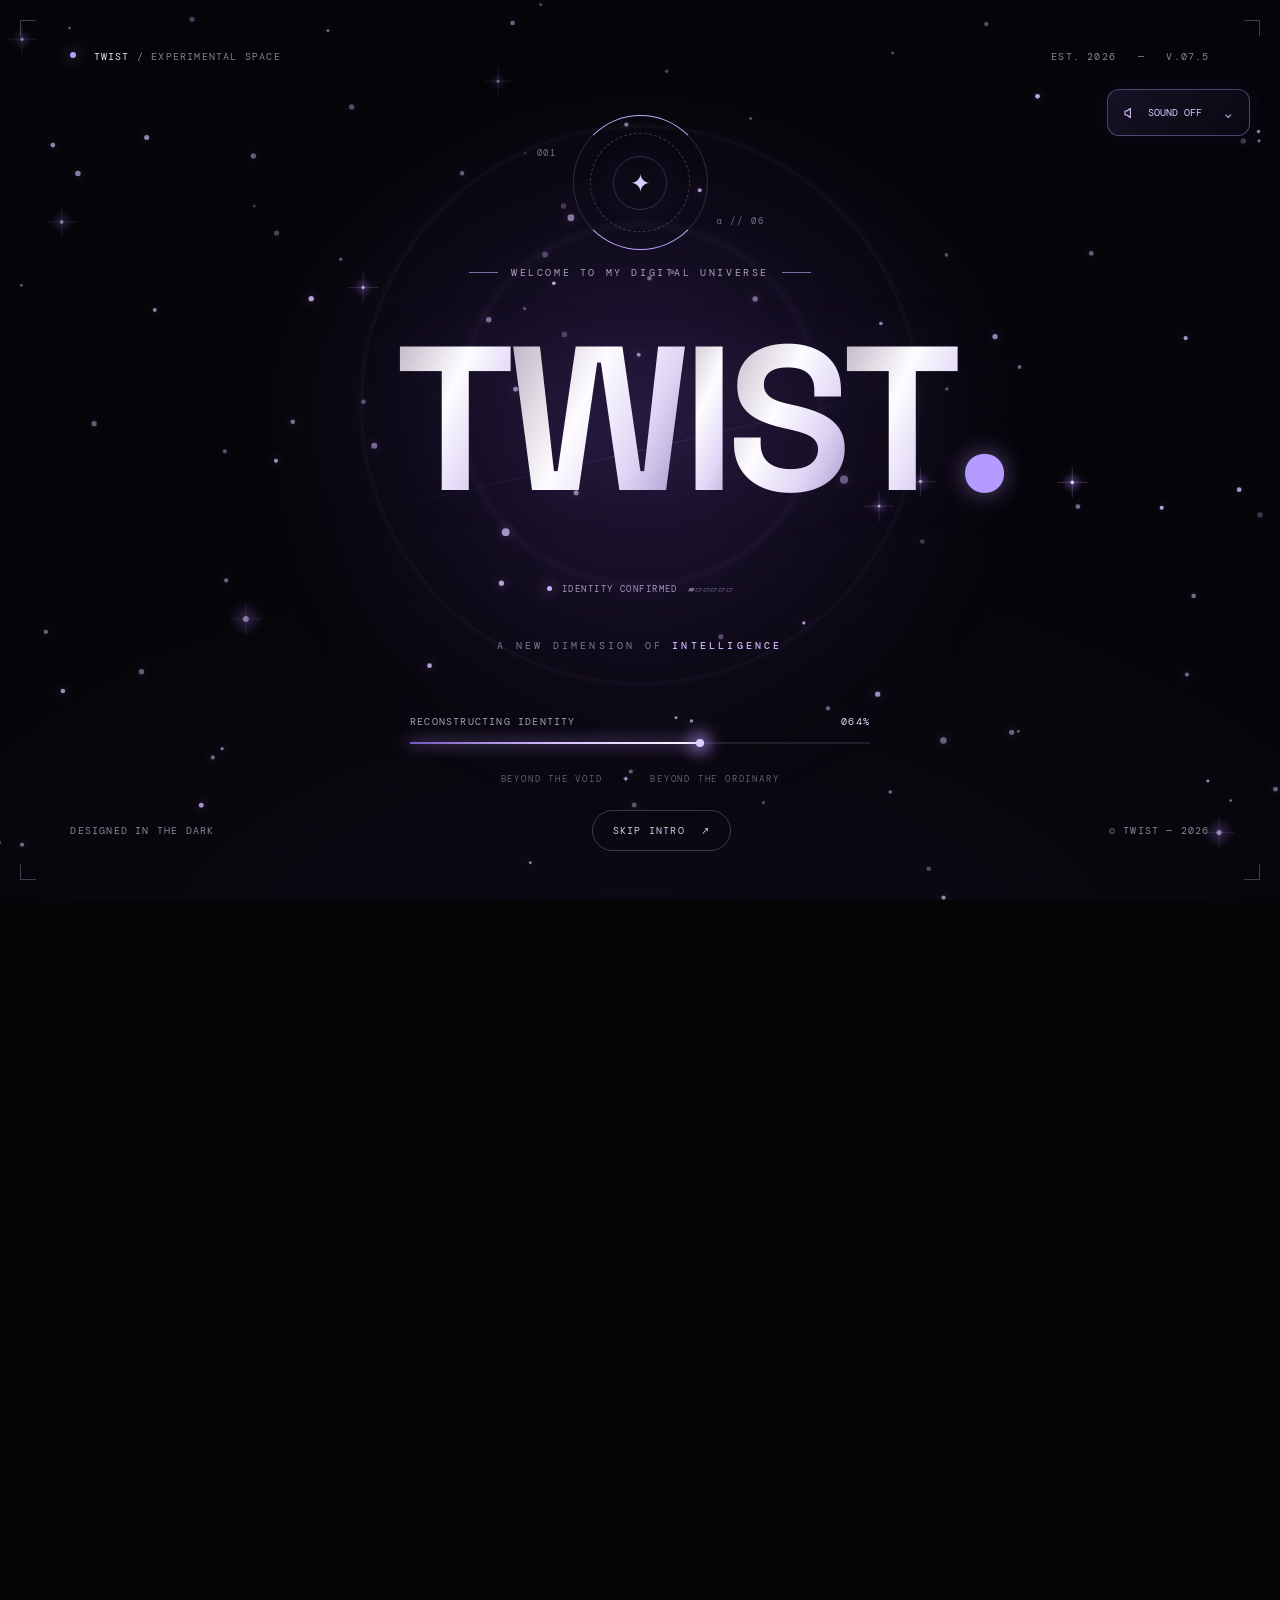
<file: index.html>
<!doctype html>
<html lang="en" class="force-motion">
<head>
<meta charset="utf-8"><meta name="viewport" content="width=device-width, initial-scale=1"><meta name="theme-color" content="#050508"><meta name="description" content="TWIST — AI agents, automation and creative technology. An experimental digital portfolio."><title>TWIST® — Beyond the Void</title>
<link rel="preconnect" href="https://fonts.googleapis.com"><link rel="preconnect" href="https://fonts.gstatic.com" crossorigin><link href="https://fonts.googleapis.com/css2?family=DM+Mono:wght@400;500&family=Space+Grotesk:wght@300;400;500;600;700&display=swap" rel="stylesheet">
<style>
:root{color-scheme:dark;--bg:#050508;--fg:#ededf4;--muted:#9393a6;--accent:#b5a8ff;--line:rgba(255,255,255,.105);--mx:50%;--my:50%}*{box-sizing:border-box}html{scroll-behavior:smooth}body{margin:0;background:var(--bg);color:var(--fg);font-family:'Space Grotesk',sans-serif;overflow-x:hidden}body.loading{overflow:hidden}button,a{font:inherit}a{text-decoration:none;color:inherit}button{cursor:pointer}::selection{background:#a99bfa;color:#07060e}.mono{font-family:'DM Mono',monospace}.muted{color:var(--muted)}
#stars{position:fixed;inset:0;width:100%;height:100%;z-index:-3;pointer-events:none}.noise{position:fixed;inset:0;z-index:20;pointer-events:none;opacity:.12;background-image:url("data:image/svg+xml,%3Csvg viewBox='0 0 150 150' xmlns='http://www.w3.org/2000/svg'%3E%3Cfilter id='n'%3E%3CfeTurbulence type='fractalNoise' baseFrequency='.76' numOctaves='3' stitchTiles='stitch'/%3E%3C/filter%3E%3Crect width='100%25' height='100%25' filter='url(%23n)' opacity='.38'/%3E%3C/svg%3E")}.lightwash{position:fixed;inset:0;z-index:-2;pointer-events:none;background:radial-gradient(600px circle at var(--mx) var(--my),rgba(121,94,210,.085),transparent 65%)}.vignette{position:fixed;inset:0;pointer-events:none;z-index:-1;background:radial-gradient(ellipse 72% 70% at 50% 44%,transparent 25%,#050508bc 100%)}.grid-floor{position:absolute;inset:0;pointer-events:none;opacity:.15;background-image:linear-gradient(#9993ff2b 1px,transparent 1px),linear-gradient(90deg,#9993ff2b 1px,transparent 1px);background-size:78px 78px;mask-image:linear-gradient(to bottom,transparent 8%,#000 62%,transparent 100%)}
.loader{position:fixed;inset:0;background:#050508;z-index:100;display:grid;place-items:center;transition:opacity .9s,visibility .9s}.loader.done{opacity:0;visibility:hidden}.load-inner{width:min(390px,75vw)}.load-label{display:flex;justify-content:space-between;align-items:center;font:10px 'DM Mono',monospace;letter-spacing:.16em;color:#8b859f}.load-logo{text-align:center;font-size:clamp(58px,11vw,90px);font-weight:700;letter-spacing:-.09em;margin:22px 0 38px}.load-logo span{color:#8171cb}.load-line{height:1px;background:#323039;overflow:hidden}.load-line i{display:block;height:100%;width:0;background:#e7dfff;box-shadow:0 0 15px #a99bff}.load-bottom{display:flex;justify-content:space-between;margin-top:13px;font:11px 'DM Mono',monospace;color:#a5a0b0}.skip{border:0;background:transparent;color:#b9adcf;letter-spacing:.05em;padding:0}
.site{opacity:0;transform:translateY(12px);transition:opacity 1s,transform 1s}.ready .site{opacity:1;transform:none}.header{height:90px;display:flex;align-items:center;justify-content:space-between;padding:0 clamp(23px,6vw,110px);position:relative;z-index:5}.logo{font-size:15px;font-weight:700;letter-spacing:-.06em}.logo b{color:#a99bff;font-weight:700}.head-right{display:flex;align-items:center;gap:30px}.head-right a,.head-right button,.status{font:10px 'DM Mono',monospace;letter-spacing:.11em;color:#aaa7b9}.head-right a:hover,.head-right button:hover{color:white}.head-right button{border:0;background:none}.dot{display:inline-block;width:6px;height:6px;border-radius:50%;background:#a6efbd;box-shadow:0 0 15px #8ee9aa;margin-right:10px;animation:pulse 2.2s infinite}@keyframes pulse{50%{opacity:.4}}
.hero{min-height:calc(100svh - 90px);display:grid;place-items:center;position:relative;padding:36px 20px 130px;isolation:isolate}.hero:before{content:"";position:absolute;z-index:-1;width:min(830px,95vw);height:min(830px,95vw);border-radius:50%;top:2%;left:50%;transform:translateX(-50%);background:radial-gradient(circle,#62529d23 0%,#2a225321 38%,transparent 68%);filter:blur(20px)}.side{position:absolute;top:49%;font:10px 'DM Mono',monospace;letter-spacing:.26em;color:#626071;writing-mode:vertical-rl}.side.left{left:clamp(18px,4.7vw,82px);transform:rotate(180deg)}.side.right{right:clamp(18px,4.7vw,82px)}.hero-inner{text-align:center;width:min(900px,100%);perspective:1100px}.overline{font:10px 'DM Mono',monospace;letter-spacing:.32em;color:#a5a0b4;display:flex;gap:17px;align-items:center;justify-content:center}.overline:before,.overline:after{content:"";width:38px;height:1px;background:#756c9659}.orbital{width:210px;height:210px;margin:42px auto 22px;display:grid;place-items:center;position:relative;transform-style:preserve-3d;transition:transform .16s ease-out;will-change:transform}.orbit{position:absolute;border:1px solid rgba(187,175,245,.17);border-radius:50%;inset:0;animation:spin 28s linear infinite}.orbit.o2{inset:-18px;border-style:dashed;opacity:.43;animation-duration:48s;animation-direction:reverse}.orbit.o3{inset:16px;border-color:#a494e63d;transform:rotateX(65deg);animation:orbitTilt 13s linear infinite}.orbit-point{position:absolute;top:8px;left:48%;height:5px;width:5px;border-radius:50%;background:#d4c8ff;box-shadow:0 0 22px #b2a0ff}.avatar{height:154px;width:154px;display:grid;place-items:center;border:1px solid #d0c6ff52;border-radius:50%;background:radial-gradient(circle at 35% 22%,#49405e 0%,#1c1828 40%,#090910 77%);box-shadow:inset 0 0 38px #b6a1e81b,0 0 75px #8b6dcd37,0 0 120px #8b6dcd1c;position:relative;overflow:hidden}.avatar:after{content:"";position:absolute;inset:-50%;background:linear-gradient(100deg,transparent 41%,#ffffff12 49%,transparent 58%);animation:shimmer 7s linear infinite}.avatar svg{width:105px;filter:drop-shadow(0 0 15px #cbb9ff70)}@keyframes spin{to{transform:rotate(360deg)}}@keyframes orbitTilt{to{transform:rotateX(65deg) rotate(360deg)}}@keyframes shimmer{0%,25%{transform:translateX(-65%)}60%,100%{transform:translateX(65%)}}.hero-title{position:relative;font-size:clamp(78px,14.8vw,174px);line-height:.88;letter-spacing:-.105em;font-weight:700;margin:7px 0 22px;text-shadow:0 0 80px #a796ff1b}.hero-title .period{color:#9d86e6}.hero-title:after{content:attr(data-title);position:absolute;inset:0;color:#b9a7ff;opacity:0;clip-path:inset(40% 0 46% 0);pointer-events:none}.hero-title.glitch:after{animation:glitch .35s steps(2) 1}@keyframes glitch{0%,100%{opacity:0;transform:none}30%{opacity:.65;transform:translate(8px,-3px)}65%{opacity:.5;transform:translate(-7px,2px)}}.hero-tag{font:11px 'DM Mono',monospace;color:#aaa5c0;letter-spacing:.22em;margin:0 0 25px}.hero-desc{font-size:clamp(15px,2vw,19px);line-height:1.85;color:#9b99a8;font-weight:300;max-width:510px;margin:0 auto 29px}.hero-desc strong{color:#e9e7f2;font-weight:500}.actions{display:flex;gap:10px;justify-content:center;align-items:center;flex-wrap:wrap}.action{display:inline-flex;align-items:center;justify-content:center;gap:12px;min-height:49px;padding:0 22px;border:1px solid #ffffff28;background:#ffffff08;border-radius:3px;font:11px 'DM Mono',monospace;letter-spacing:.07em;position:relative;overflow:hidden;transition:transform .3s,background .3s,border-color .3s}.action:before{content:"";position:absolute;inset:0;background:linear-gradient(110deg,transparent,#ffffff18,transparent);transform:translateX(-120%);transition:transform .65s}.action:hover:before{transform:translateX(120%)}.action:hover{transform:translateY(-4px);border-color:#b2a5ff80;background:#8f7cba20}.action.primary{color:#101017;background:#eae6f9;border-color:#eae6f9;font-weight:500}.action.primary:hover{background:#fff}.action svg{width:16px;height:16px}.micro-line{height:1px;width:54px;background:linear-gradient(90deg,transparent,#a7a1ba,transparent);margin:29px auto}.scroll-hint{position:absolute;bottom:39px;left:50%;transform:translateX(-50%);display:flex;align-items:center;gap:13px;color:#696779;font:10px 'DM Mono',monospace;letter-spacing:.18em}.scroll-hint i{height:35px;width:1px;background:linear-gradient(#9a8dd1,transparent);animation:blink 2s ease-in-out infinite}@keyframes blink{50%{opacity:.3}}
.section{position:relative;z-index:2;padding:105px clamp(22px,7.5vw,130px)}.section-wrap{max-width:1180px;margin:0 auto}.section-top{display:flex;justify-content:space-between;align-items:flex-start;gap:30px;margin-bottom:43px}.section-kicker{font:10px 'DM Mono',monospace;letter-spacing:.24em;color:#9b8dc3;margin-bottom:17px}.section h2{font-size:clamp(38px,5.5vw,72px);letter-spacing:-.075em;line-height:1.06;margin:0;font-weight:600}.section h2 em{font-style:normal;color:#89829c}.section-intro{font-size:14px;line-height:1.75;color:#8d8a9b;max-width:300px;padding-top:30px}.hairline{height:1px;background:linear-gradient(90deg,transparent,#ffffff1c 15%,#ffffff1c 85%,transparent);width:100%}
.work-grid{display:grid;grid-template-columns:1.15fr 1fr 1fr;gap:14px}.work-card{min-height:345px;overflow:hidden;position:relative;border:1px solid #ffffff19;border-radius:8px;background:linear-gradient(145deg,#1b1924,#0b0a10 75%);padding:29px;display:flex;flex-direction:column;justify-content:space-between;isolation:isolate;transition:transform .3s,border-color .3s,box-shadow .3s}.work-card:before{content:"";position:absolute;inset:0;background:radial-gradient(300px circle at var(--px,50%) var(--py,30%),#a594ec23,transparent 73%);z-index:-1}.work-card:hover{transform:translateY(-7px);border-color:#aea0e76b;box-shadow:0 24px 65px #0008}.work-num{display:flex;align-items:center;justify-content:space-between;color:#b1aabd;font:10px 'DM Mono',monospace;letter-spacing:.15em}.work-arrow{font-size:23px;transition:transform .25s}.work-card:hover .work-arrow{transform:translate(4px,-4px)}.work-art{position:absolute;top:66px;left:0;right:0;height:130px;display:grid;place-items:center;opacity:.78;pointer-events:none}.work-art svg{height:100%;max-width:85%}.work-copy{margin-top:auto}.work-category{font:10px 'DM Mono',monospace;color:#a59ac0;letter-spacing:.13em}.work-copy h3{font-size:25px;letter-spacing:-.05em;margin:9px 0 7px}.work-copy p{font-size:13px;color:#9793a4;line-height:1.6;margin:0}.work-card.featured{background:radial-gradient(ellipse at 50% 30%,#292139,#0d0b13 72%)}.work-card.featured .work-art{height:150px}
.about{display:grid;grid-template-columns:1fr 1fr;gap:75px;align-items:center}.about-big{font-size:clamp(34px,5.2vw,65px);letter-spacing:-.07em;line-height:1.15;font-weight:500}.about-big span{color:#7a748c}.about-detail{max-width:440px;color:#a7a3b2;line-height:1.9;font-size:15px}.skills{display:flex;gap:9px;flex-wrap:wrap;margin-top:26px}.skills span{border:1px solid #ffffff24;padding:10px 13px;font:10px 'DM Mono',monospace;color:#c1bace;letter-spacing:.06em}.contact{text-align:center;padding:125px 20px 140px;background:radial-gradient(ellipse 40% 55% at 50% 65%,#60518a21,transparent 90%)}.contact h2{font-size:clamp(54px,9vw,120px);letter-spacing:-.095em;margin:15px 0 24px}.contact p{color:#9994a7;font-size:15px;line-height:1.75;margin:0 auto 30px;max-width:450px}.footer{border-top:1px solid #ffffff16;padding:30px clamp(23px,6vw,110px);display:flex;align-items:center;justify-content:space-between;gap:20px;font:10px 'DM Mono',monospace;color:#777387;letter-spacing:.05em}.footer button{background:none;border:0;color:#a49aae;font:inherit}.footer button:hover{color:white}
.toast{position:fixed;z-index:80;bottom:30px;left:50%;transform:translate(-50%,25px);opacity:0;pointer-events:none;border:1px solid #998abe6b;background:#171320f2;padding:13px 20px;border-radius:5px;color:#e5e0f3;font:11px 'DM Mono',monospace;transition:opacity .25s,transform .25s;white-space:nowrap}.toast.show{opacity:1;transform:translate(-50%,0)}.palette{position:fixed;z-index:60;inset:0;display:none;place-items:start center;padding:18vh 20px 20px;background:#050408b8;backdrop-filter:blur(10px)}.palette.open{display:grid}.palette-box{width:min(520px,100%);border:1px solid #887aa65c;background:#121019;box-shadow:0 35px 100px #000b;border-radius:11px;padding:16px}.palette-head{display:flex;justify-content:space-between;align-items:center;font:11px 'DM Mono',monospace;color:#b2abc2;margin:0 4px 13px}.palette-head button{border:1px solid #ffffff27;color:#aaa4b6;background:none;border-radius:4px;font:10px 'DM Mono',monospace;padding:5px 7px}.palette a{display:flex;justify-content:space-between;align-items:center;padding:14px 12px;border-radius:5px;font:12px 'DM Mono',monospace;color:#b7b1c7}.palette a:hover,.palette a:focus-visible{background:#a899e21c;color:white}.palette small{color:#6d667d}.reveal-scroll{opacity:0;transform:translateY(27px);transition:opacity .75s,transform .75s}.reveal-scroll.visible{opacity:1;transform:none}.cursor-ring{position:fixed;width:36px;height:36px;border:1px solid #a394f388;border-radius:50%;z-index:30;pointer-events:none;transform:translate(-50%,-50%);transition:width .2s,height .2s,opacity .2s;mix-blend-mode:screen}.cursor-ring.hover{width:57px;height:57px;border-color:#d8caff9c}
@media(max-width:900px){.work-grid{grid-template-columns:1fr 1fr}.work-card.featured{grid-column:span 2}.about{gap:35px}.side{display:none}}@media(max-width:620px){.header{height:70px}.head-right{gap:14px}.head-right a{display:none}.status{font-size:9px}.hero{min-height:calc(100svh - 70px);padding:34px 19px 110px}.orbital{transform:scale(.83);margin:16px auto 0}.hero-title{font-size:clamp(74px,19vw,110px)}.hero-tag{font-size:9px}.hero-desc{max-width:340px;font-size:14px}.scroll-hint{bottom:25px}.section{padding:75px 20px}.section-top{display:block}.section-intro{padding-top:16px}.work-grid{grid-template-columns:1fr}.work-card.featured{grid-column:span 1}.work-card{min-height:315px}.about{grid-template-columns:1fr}.contact{padding:90px 20px 110px}.footer{flex-wrap:wrap;justify-content:center;text-align:center}.cursor-ring{display:none}}@media(hover:none){.cursor-ring{display:none}}@media(prefers-reduced-motion:reduce){html:not(.force-motion) *,html:not(.force-motion) *:before,html:not(.force-motion) *:after{animation:none!important;scroll-behavior:auto!important;transition-duration:.01ms!important}html:not(.force-motion) .reveal-scroll{opacity:1;transform:none}}
body.motion-off *,body.motion-off *:before,body.motion-off *:after{animation-play-state:paused!important}body.motion-off .lightwash{display:none}

/* TWIST V4 — CINEMATIC BOOT SEQUENCE */
.loader{overflow:hidden;background:#050508;isolation:isolate;transition:opacity 1.1s ease,visibility 1.1s ease}
.loader:before{content:"";position:absolute;inset:-25%;z-index:-2;background:radial-gradient(ellipse 35% 33% at 50% 45%,rgba(120,83,228,.19),transparent 75%);animation:introBreathe 3s ease-in-out infinite alternate}
.intro-grain{position:absolute;inset:0;pointer-events:none;opacity:.11;z-index:3;background:repeating-linear-gradient(0deg,transparent 0 3px,rgba(255,255,255,.12) 4px 5px)}
.intro-grid{position:absolute;inset:0;opacity:.18;background:linear-gradient(transparent 97%,rgba(148,129,230,.24) 100%),linear-gradient(90deg,transparent 97%,rgba(148,129,230,.24) 100%);background-size:70px 70px;mask-image:radial-gradient(ellipse at center,black 5%,transparent 80%)}
.intro-beam{position:absolute;width:1px;left:50%;top:0;height:100%;background:linear-gradient(transparent,rgba(173,151,255,.65),transparent);filter:blur(1px);opacity:.4;animation:introBeam 4s ease-in-out infinite}
.intro-top,.intro-bottom{position:absolute;left:clamp(22px,5vw,80px);right:clamp(22px,5vw,80px);display:flex;justify-content:space-between;gap:16px;color:#797386;font-size:10px;letter-spacing:.16em;z-index:4}
.intro-top{top:35px}.intro-bottom{bottom:33px}.intro-live{display:inline-block;width:6px;height:6px;background:#b4f4c7;border-radius:50%;box-shadow:0 0 15px #a0ffb0;margin-right:10px;animation:pulse 1.8s infinite}
.intro-core{position:absolute;width:min(450px,94vw);height:min(450px,94vw);top:43%;left:50%;transform:translate(-50%,-50%);display:grid;place-items:center;pointer-events:none;opacity:.72}
.intro-orbit{position:absolute;border:1px solid rgba(177,150,255,.16);border-radius:50%;box-shadow:0 0 30px rgba(93,61,186,.065)}
.intro-orbit-a{width:100%;height:100%;border-style:dashed;animation:spinOrbit 24s linear infinite}
.intro-orbit-b{width:79%;height:79%;border-color:rgba(170,149,255,.32);border-top-color:transparent;border-bottom-color:transparent;animation:spinOrbit 12s linear infinite reverse}
.intro-orbit-c{width:58%;height:58%;border-color:rgba(174,149,255,.2);border-left-color:#baaaff;animation:spinOrbit 7s linear infinite}
.intro-symbol{font-family:'Space Grotesk',sans-serif;font-size:clamp(60px,12vw,98px);font-weight:700;color:#ded8ff;letter-spacing:-.1em;text-shadow:0 0 42px rgba(159,129,255,.5);transform:translateY(-15px);animation:introSymbol 3s ease-in-out infinite alternate}
.intro-symbol span{font-size:19px;vertical-align:top;margin-left:5px;color:#b8a9ff}
.intro-cross{position:absolute;color:#79708c;font:17px 'DM Mono',monospace}.intro-cross-a{left:2%;top:27%}.intro-cross-b{right:4%;bottom:24%}
.loader .load-inner{position:relative;z-index:5;width:min(520px,83vw);margin-top:min(385px,40vh);text-align:center}
.intro-eyebrow{font-size:10px;letter-spacing:.34em;color:#9c8dca;animation:introReveal .9s both}
.loader .load-logo{margin:8px 0 0;font-size:clamp(50px,10vw,82px);line-height:1.05;letter-spacing:-.09em;animation:introReveal .9s .15s both,introGlitch 3.8s 1.1s infinite}
.intro-subline{color:#787489;font-size:9px;letter-spacing:.14em;margin:15px 0 42px}.intro-subline span{color:#b7a5fb}
.intro-progress-head{display:flex;align-items:center;justify-content:space-between;gap:12px;color:#b9b2ce;font-size:10px;letter-spacing:.09em;margin-bottom:12px;text-align:left}
.loader .load-line{height:2px;background:#2b253e;box-shadow:0 0 12px rgba(169,155,255,.18)}.loader .load-line i{background:linear-gradient(90deg,#6650bd,#e2d8ff);box-shadow:0 0 22px #a99bff;transition:width .09s linear}
.loader .load-bottom{display:flex;justify-content:space-between;align-items:center;margin-top:16px;gap:12px;color:#666174;letter-spacing:.08em;font-size:9px;text-align:right}
.loader .skip{color:#c2b6e4;transition:color .2s,transform .2s;white-space:nowrap}.loader .skip:hover{color:white;transform:translateX(4px)}
.loader.done .intro-core{opacity:0;transform:translate(-50%,-50%) scale(1.35);transition:opacity .7s,transform .9s}.loader.done .load-inner{opacity:0;transform:translateY(-16px);transition:opacity .5s,transform .7s}
@keyframes spinOrbit{to{transform:rotate(360deg)}}@keyframes introBreathe{to{transform:scale(1.15);opacity:.55}}@keyframes introBeam{50%{transform:translateX(220px);opacity:.08}}@keyframes introSymbol{to{transform:translateY(-24px);text-shadow:0 0 62px rgba(172,135,255,.88)}}@keyframes introReveal{from{opacity:0;transform:translateY(18px);filter:blur(7px)}to{opacity:1;transform:translateY(0);filter:blur(0)}}@keyframes introGlitch{0%,92%,100%{filter:none;transform:translateX(0)}93%{filter:drop-shadow(3px 0 #8166e3);transform:translateX(2px)}94%{filter:drop-shadow(-3px 0 #c1acff);transform:translateX(-3px)}95%{filter:none;transform:translateX(0)}}
@media(max-width:600px){.intro-core{top:39%;width:88vw;height:88vw}.loader .load-inner{margin-top:250px;width:88vw}.intro-subline{font-size:8px;line-height:1.7}.intro-top,.intro-bottom{font-size:8px;letter-spacing:.07em}.intro-bottom span:last-child{display:none}.loader .load-bottom{font-size:8px}}
/* Legacy reduced-motion override removed: V5 manages accessibility separately. */

/* TWIST V5 — MINIMAL CINEMATIC REVEAL */
.intro-v5{position:fixed;inset:0;display:block;background:#050408!important;color:#f5f2ff;overflow:hidden;isolation:isolate;z-index:1000;transition:opacity .95s cubic-bezier(.22,1,.36,1),visibility .95s}
.intro-v5:before{display:none}
.intro-v5 .v5-atmosphere{position:absolute;inset:0;background:radial-gradient(ellipse 40% 47% at 50% 46%,rgba(107,71,184,.18),transparent 79%),radial-gradient(ellipse 95% 75% at 50% 110%,rgba(80,57,132,.11),transparent 75%);animation:v5Pulse 5s ease-in-out infinite alternate}
.intro-v5 .v5-grid{position:absolute;inset:0;opacity:.15;background-image:linear-gradient(rgba(169,149,236,.07) 1px,transparent 1px),linear-gradient(90deg,rgba(169,149,236,.07) 1px,transparent 1px);background-size:86px 86px;mask-image:radial-gradient(ellipse 65% 65% at 50% 52%,#000,transparent)}
.intro-v5 .v5-aura{position:absolute;left:50%;top:45%;width:min(850px,90vw);aspect-ratio:1;transform:translate(-50%,-50%);border-radius:50%;background:radial-gradient(circle,transparent 29%,rgba(164,139,240,.045) 30%,transparent 31%,transparent 46%,rgba(168,151,224,.05) 46.2%,transparent 47%);pointer-events:none}
.intro-v5 .v5-scan{position:absolute;top:-30%;bottom:-30%;width:36%;left:-40%;background:linear-gradient(90deg,transparent,rgba(163,122,255,.035),transparent);transform:skewX(-25deg);animation:v5Sweep 4.2s ease-out 1 forwards;pointer-events:none}
.intro-v5 .v5-frame{position:absolute;inset:20px;pointer-events:none}.intro-v5 .v5-corner{position:absolute;width:16px;height:16px;opacity:.37;border-color:#a89ec8;border-style:solid}.intro-v5 .tl{top:0;left:0;border-width:1px 0 0 1px}.intro-v5 .tr{top:0;right:0;border-width:1px 1px 0 0}.intro-v5 .bl{bottom:0;left:0;border-width:0 0 1px 1px}.intro-v5 .br{bottom:0;right:0;border-width:0 1px 1px 0}
.intro-v5 .v5-top,.intro-v5 .v5-bottom{position:absolute;left:clamp(36px,5.5vw,90px);right:clamp(36px,5.5vw,90px);display:flex;align-items:center;justify-content:space-between;font:10px 'DM Mono',monospace;letter-spacing:.12em;color:#898397;z-index:5}
.intro-v5 .v5-top{top:clamp(42px,5.5vh,75px)}.intro-v5 .v5-bottom{bottom:clamp(42px,5.5vh,75px)}.intro-v5 .v5-top-brand{color:#e8e2f7}.intro-v5 .v5-top-brand i{display:inline-block;width:6px;height:6px;border-radius:50%;background:#b1a1fa;box-shadow:0 0 16px #bba8ff;margin-right:10px;vertical-align:2px;animation:v5Blink 2s infinite}.intro-v5 .v5-dim{color:#857e95}
.intro-v5 .v5-center{position:absolute;left:50%;top:50%;transform:translate(-50%,-50%);width:min(920px,94vw);display:flex;align-items:center;flex-direction:column;text-align:center;z-index:4}
.intro-v5 .v5-ring-stage{width:clamp(100px,15vh,150px);height:clamp(100px,15vh,150px);position:relative;margin:0 auto 19px;display:grid;place-items:center;animation:v5Rise 1.1s .1s both}
.intro-v5 .v5-ring{position:absolute;border-radius:50%}.intro-v5 .v5-r1{inset:0;border:1px solid rgba(171,147,244,.22);border-top-color:#bbacf2;border-bottom-color:#bba8ff;animation:spinOrbit 9s linear infinite}.intro-v5 .v5-r2{inset:13%;border:1px dashed rgba(196,174,255,.28);animation:spinOrbit 16s linear infinite reverse}.intro-v5 .v5-r3{inset:30%;border:1px solid rgba(180,150,255,.25);box-shadow:0 0 30px rgba(135,99,233,.08)}.intro-v5 .v5-ring-core{font-size:25px;color:#d7cbff;animation:v5Twinkle 3s ease-in-out infinite}
.intro-v5 .v5-kicker{display:flex;align-items:center;gap:13px;font-size:10px;letter-spacing:.26em;color:#aaa1ba;white-space:nowrap;animation:v5Rise .8s .3s both}.intro-v5 .v5-line{display:inline-block;width:29px;height:1px;background:#7d6eab}
.intro-v5 .v5-title{display:flex;justify-content:center;align-items:baseline;font-family:'Space Grotesk',sans-serif;font-weight:700;font-size:clamp(90px,19vw,255px);line-height:.98;letter-spacing:-.105em;padding-right:.12em;margin:17px 0 8px;text-shadow:0 0 70px rgba(174,140,255,.13)}.intro-v5 .v5-title>span{display:inline-block;animation:v5Letter 1.15s cubic-bezier(.16,1,.3,1) both}.intro-v5 .v5-title>span:nth-child(1){animation-delay:.3s}.intro-v5 .v5-title>span:nth-child(2){animation-delay:.43s}.intro-v5 .v5-title>span:nth-child(3){animation-delay:.56s}.intro-v5 .v5-title>span:nth-child(4){animation-delay:.69s}.intro-v5 .v5-title>span:nth-child(5){animation-delay:.82s}.intro-v5 .v5-title i{font-style:normal;color:#ac93ff;animation:v5Letter 1.2s .94s both}
.intro-v5 .v5-descriptor{font-size:10px;letter-spacing:.32em;color:#80798e;animation:v5Rise .9s 1s both}.intro-v5 .v5-descriptor b{font-weight:500;color:#c6b6f5}
.intro-v5 .v5-progress{width:min(460px,78vw);margin:clamp(42px,7vh,78px) auto 0;animation:v5Rise .8s 1.15s both}.intro-v5 .v5-progress-head{display:flex;justify-content:space-between;gap:16px;color:#a6a0b7;font-size:10px;letter-spacing:.12em;margin-bottom:14px}.intro-v5 #percentage{color:#e3dafa}.intro-v5 .v5-track{width:100%;height:2px;background:rgba(174,155,219,.16);position:relative;overflow:visible}.intro-v5 .v5-track i{display:block;height:2px;width:0;background:linear-gradient(90deg,#7358b9,#d7bfff,#ffffff);box-shadow:0 0 15px 2px rgba(181,145,255,.45);position:relative;transition:width .09s linear}.intro-v5 .v5-track i:after{content:"";position:absolute;right:0;top:-3px;width:8px;height:8px;border-radius:50%;background:#dfccff;box-shadow:0 0 17px 4px #b79aff}
.intro-v5 .v5-enter{font-size:9px;letter-spacing:.2em;color:#625d71;margin-top:29px;animation:v5Rise .9s 1.3s both}.intro-v5 .v5-enter span{color:#a08dce;margin:0 12px}
.intro-v5 .v5-skip{font:inherit;letter-spacing:.12em;color:#d4c6f1;background:transparent;border:1px solid rgba(183,158,247,.3);border-radius:99px;padding:13px 20px;cursor:pointer;transition:background .2s,border-color .2s,transform .2s}.intro-v5 .v5-skip span{margin-left:9px}.intro-v5 .v5-skip:hover{background:rgba(154,119,227,.15);border-color:#ac95ef;transform:translateY(-2px)}
.intro-v5.done .v5-center{opacity:0;filter:blur(13px);transform:translate(-50%,-50%) scale(1.1);transition:opacity .65s,filter .65s,transform .8s}.intro-v5.done .v5-top,.intro-v5.done .v5-bottom{opacity:0;transition:opacity .4s}
@keyframes v5Pulse{to{opacity:.55;transform:scale(1.12)}}@keyframes v5Sweep{to{left:140%}}@keyframes v5Blink{50%{opacity:.3}}@keyframes v5Rise{from{opacity:0;transform:translateY(24px);filter:blur(8px)}to{opacity:1;transform:translateY(0);filter:blur(0)}}@keyframes v5Letter{from{opacity:0;transform:translateY(95%) rotateX(32deg);filter:blur(13px)}to{opacity:1;transform:translateY(0);filter:blur(0)}}@keyframes v5Twinkle{50%{opacity:.35;transform:scale(.8)}}
@media(max-width:600px){.intro-v5 .v5-frame{inset:12px}.intro-v5 .v5-top,.intro-v5 .v5-bottom{left:27px;right:27px;font-size:8px;letter-spacing:.04em}.intro-v5 .v5-top{top:38px}.intro-v5 .v5-bottom{bottom:31px}.intro-v5 .v5-dim,.intro-v5 .v5-bottom>span:last-child{display:none}.intro-v5 .v5-kicker{font-size:8px;letter-spacing:.12em;gap:7px}.intro-v5 .v5-line{width:12px}.intro-v5 .v5-title{font-size:clamp(65px,19vw,110px);margin-top:25px}.intro-v5 .v5-descriptor{font-size:8px;letter-spacing:.12em}.intro-v5 .v5-progress{margin-top:48px}.intro-v5 .v5-ring-stage{width:110px;height:110px}.intro-v5 .v5-enter{font-size:8px;letter-spacing:.09em}}
@media(prefers-reduced-motion:reduce){html:not(.force-motion) .intro-v5 .v5-title>span,html:not(.force-motion) .intro-v5 .v5-title i,html:not(.force-motion) .intro-v5 .v5-progress,html:not(.force-motion) .intro-v5 .v5-descriptor,html:not(.force-motion) .intro-v5 .v5-kicker,html:not(.force-motion) .intro-v5 .v5-ring-stage,html:not(.force-motion) .intro-v5 .v5-enter{animation:none!important;opacity:1;transform:none;filter:none}html:not(.force-motion) .intro-v5 .v5-ring,html:not(.force-motion) .intro-v5 .v5-atmosphere,html:not(.force-motion) .intro-v5 .v5-scan{animation:none!important}}


/* V5.1: distinct sequential character reveal and opt-in replay */
.intro-v5 .v5-title{perspective:800px}
.intro-v5 .v5-title>span,.intro-v5 .v5-title>i{opacity:0;transform:translateY(95%) scale(.76);filter:blur(18px);animation:v51Character .72s cubic-bezier(.16,1,.3,1) both!important}
.intro-v5 .v5-title>span:nth-child(1){animation-delay:.35s!important}
.intro-v5 .v5-title>span:nth-child(2){animation-delay:.85s!important}
.intro-v5 .v5-title>span:nth-child(3){animation-delay:1.35s!important}
.intro-v5 .v5-title>span:nth-child(4){animation-delay:1.85s!important}
.intro-v5 .v5-title>span:nth-child(5){animation-delay:2.35s!important}
.intro-v5 .v5-title>i{animation-delay:2.85s!important}
@keyframes v51Character{0%{opacity:0;transform:translateY(95%) scale(.76);filter:blur(18px)}65%{opacity:1;filter:blur(0)}100%{opacity:1;transform:translateY(0) scale(1);filter:blur(0)}}
@media(prefers-reduced-motion:reduce){html:not(.force-motion) .intro-v5:not(.force-intro) .v5-title>span,html:not(.force-motion) .intro-v5:not(.force-intro) .v5-title>i{animation:none!important;opacity:1;transform:none;filter:none}}
.intro-v5.force-intro .v5-title>span,.intro-v5.force-intro .v5-title>i{animation-name:v51Character!important}

/* V5.2 — JS-synchronized letter reveal, resilient to browser animation settings */
.intro-v5 .v5-title > span,
.intro-v5 .v5-title > i {
  animation:none!important;
  opacity:0!important;
  transform:translateY(48px) scale(.78)!important;
  filter:blur(18px)!important;
  transition:opacity .42s ease,transform .65s cubic-bezier(.17,.89,.2,1.2),filter .5s ease!important;
  will-change:opacity,transform,filter;
}
.intro-v5 .v5-title > span.v5-show,
.intro-v5 .v5-title > i.v5-show {
  opacity:1!important;
  transform:translateY(0) scale(1)!important;
  filter:blur(0)!important;
}
@media(prefers-reduced-motion:reduce) {html:not(.force-motion) .intro-v5 .v5-title > span,html:not(.force-motion) .intro-v5 .v5-title > i{transition:none!important;}
}

/* TWIST V6 — CHOREOGRAPHED ENERGY INTRO */
.intro-v6{--v6-cold:#c7b5ff}
.intro-v6 .v6-particles{position:absolute;inset:0;width:100%;height:100%;z-index:2;pointer-events:none}
.intro-v6 .v6-halo{position:absolute;z-index:1;left:50%;top:48%;width:min(1020px,110vw);aspect-ratio:1;border-radius:50%;transform:translate(-50%,-50%) scale(.8);background:radial-gradient(circle,rgba(114,80,198,.19) 0%,rgba(108,72,183,.13) 22%,rgba(75,47,156,.06) 38%,transparent 70%);filter:blur(22px);animation:v6Halo 5s cubic-bezier(.4,0,.2,1) infinite alternate;pointer-events:none}
.intro-v6 .v6-energy-rail{position:absolute;left:-50%;right:-50%;top:50%;height:1px;z-index:2;transform:rotate(-13deg);background:linear-gradient(90deg,transparent 12%,rgba(171,132,255,.055) 38%,rgba(200,179,255,.45) 50%,rgba(171,132,255,.055) 62%,transparent 88%);box-shadow:0 0 38px rgba(154,121,255,.22);opacity:.25;animation:v6Rail 4.6s ease-in-out infinite;pointer-events:none}
.intro-v6 .v6-ring-label{position:absolute;color:#a89ac8;font:9px 'DM Mono',monospace;letter-spacing:.2em;white-space:nowrap;opacity:.7}
.intro-v6 .v6-ring-label-left{left:-50px;top:24%}
.intro-v6 .v6-ring-label-right{right:-57px;bottom:17%}
.intro-v6 .v5-ring-stage{filter:drop-shadow(0 0 20px rgba(168,133,255,.15))}
.intro-v6.v6-charged .v5-ring-stage{filter:drop-shadow(0 0 38px rgba(190,155,255,.43));transition:filter 1s}
.intro-v6 .v6-title-wrap{position:relative;isolation:isolate;overflow:visible}
.intro-v6 .v5-title{position:relative;z-index:1}
.intro-v6 .v6-title-sweep{position:absolute;left:-5%;right:-5%;top:5%;height:90%;z-index:2;pointer-events:none;mix-blend-mode:screen;background:linear-gradient(105deg,transparent 34%,rgba(255,255,255,.08) 43%,rgba(219,190,255,.37) 49%,rgba(255,255,255,.09) 54%,transparent 65%);transform:translateX(-180%) skewX(-8deg);opacity:0}
.intro-v6.v6-charged .v6-title-sweep{opacity:1;animation:v6Shine 1.8s cubic-bezier(.2,.8,.2,1) both}
.intro-v6.v6-charged .v5-title{text-shadow:0 0 56px rgba(180,151,255,.29);transition:text-shadow 1s}
.intro-v6 .v6-boot-status{display:flex;justify-content:center;align-items:center;gap:10px;margin:1px auto 17px;color:#a397bd;font:9px 'DM Mono',monospace;letter-spacing:.16em;min-height:14px;animation:v5Rise .8s 1.3s both}
.intro-v6 .v6-boot-dot{width:5px;height:5px;flex:0 0 5px;border-radius:50%;background:#c3adff;box-shadow:0 0 14px #c3adff;animation:v5Blink 1.7s ease-in-out infinite}
.intro-v6 .v6-ticks{color:#746c8a;letter-spacing:.06em}
.intro-v6.v6-charged .v6-boot-status{color:#dfd1ff}
.intro-v6 .v6-exit-wave{position:absolute;z-index:2;left:50%;top:48%;width:200px;height:200px;border:1px solid rgba(214,191,255,.48);border-radius:50%;opacity:0;transform:translate(-50%,-50%) scale(.25);pointer-events:none;box-shadow:0 0 90px rgba(185,151,255,.17)}
.intro-v6.v6-unlocking .v6-exit-wave{animation:v6Wave 1.4s cubic-bezier(.13,.78,.32,1) forwards}
.intro-v6.done .v5-center{filter:blur(12px);transform:translate(-50%,-50%) scale(1.15);transition:opacity .7s,filter .7s,transform 1s}
@keyframes v6Halo{to{transform:translate(-50%,-50%) scale(1.12);opacity:.7}}
@keyframes v6Rail{50%{opacity:.8;transform:rotate(-13deg) translateY(-12px)}}
@keyframes v6Shine{0%{transform:translateX(-180%) skewX(-8deg)}100%{transform:translateX(180%) skewX(-8deg)}}
@keyframes v6Wave{0%{opacity:.8;transform:translate(-50%,-50%) scale(.3)}100%{opacity:0;transform:translate(-50%,-50%) scale(8)}}
@media(max-width:600px){.intro-v6 .v6-halo{width:140vw}.intro-v6 .v6-ring-label{display:none}.intro-v6 .v6-boot-status{font-size:8px;letter-spacing:.08em}.intro-v6 .v6-ticks{display:none}.intro-v6 .v5-descriptor{margin-top:5px}}
@media(prefers-reduced-motion:reduce){html:not(.force-motion) .intro-v6 .v6-halo,html:not(.force-motion) .intro-v6 .v6-energy-rail,html:not(.force-motion) .intro-v6 .v6-ring-stage{animation:none!important}html:not(.force-motion) .intro-v6 .v6-title-sweep{display:none}}


/* V6.1 — particles should be visible even on bright, large monitors */
.intro-v6 .v6-particles{z-index:3!important;opacity:1!important;visibility:visible!important;mix-blend-mode:screen;filter:drop-shadow(0 0 4px rgba(168,132,255,.48))}
.intro-v6 .v5-grid{opacity:.11}
.intro-v6 .v6-energy-rail{opacity:.55}
.intro-v6 .v5-center{z-index:5}
.intro-v6 .v6-halo{z-index:1}
.intro-v6 .v6-exit-wave{z-index:4}

/* TWIST V7 — ART-DIRECTED CINEMATIC WORDMARK */
/* Separate class names prevent prior V5/V6 animation overrides. */
.intro-v7 .v7-wordmark{position:relative;width:min(1000px,94vw);margin:24px auto 12px;isolation:isolate;perspective:1100px;line-height:1}
.intro-v7 .v7-letters,.intro-v7 .v7-ghost{display:flex;justify-content:center;align-items:baseline;font-family:'Space Grotesk',Arial,sans-serif;font-weight:700;font-size:clamp(86px,19vw,242px);letter-spacing:-.11em;line-height:1.09;padding-right:.12em;white-space:nowrap}
.intro-v7 .v7-letters{position:relative;z-index:2;filter:drop-shadow(0 0 30px rgba(170,137,246,.05))}
.intro-v7 .v7-window{display:inline-block;overflow:hidden;vertical-align:baseline;padding-top:.12em;padding-bottom:.15em;margin-top:-.12em;margin-bottom:-.15em}
.intro-v7 .v7-window-dot{overflow:visible}
.intro-v7 .v7-glyph{display:inline-block;opacity:0;transform:translate3d(0,115%,0) rotateX(-32deg) scaleY(.78);transform-origin:50% 100%;filter:blur(17px);transition:opacity .55s ease,transform .94s cubic-bezier(.12,.78,.12,1),filter .7s ease;background:linear-gradient(115deg,#b4aabc 2%,#fefcff 42%,#ded5f5 68%,#9281bb 100%);background-clip:text;-webkit-background-clip:text;color:#f1edfa;-webkit-text-fill-color:transparent;will-change:transform,opacity,filter}
.intro-v7 .v7-glyph.v7-visible{opacity:1;transform:translate3d(0,0,0) rotateX(0) scaleY(1);filter:blur(0)}
.intro-v7 .v7-glyph.v7-dot{color:#b59bff;-webkit-text-fill-color:#b59bff;background:none;text-shadow:0 0 25px rgba(186,155,255,.46)}
.intro-v7 .v7-ghost{position:absolute;inset:0;z-index:1;opacity:0;transform:translate3d(0,11px,0) scale(1.01);-webkit-text-stroke:1px rgba(198,169,255,.25);color:transparent;filter:blur(8px);transition:opacity 1.2s,transform 1.4s}
.intro-v7 .v7-ghost span{color:transparent}
.intro-v7.v7-resolved .v7-ghost{opacity:.7;transform:translate3d(0,3px,0) scale(1.035)}
.intro-v7 .v7-light-sweep{position:absolute;left:-8%;right:-8%;top:0;bottom:0;z-index:3;pointer-events:none;opacity:0;mix-blend-mode:screen;background:linear-gradient(102deg,transparent 37%,rgba(255,255,255,.035) 43%,rgba(234,214,255,.28) 49%,rgba(255,255,255,.065) 54%,transparent 62%);transform:translateX(-120%) skewX(-9deg)}
.intro-v7.v7-resolved .v7-light-sweep{opacity:1;animation:v7Sweep 1.2s cubic-bezier(.22,1,.36,1) .2s both}
.intro-v7 .v7-baseline{height:1px;position:absolute;bottom:-15px;left:50%;width:0;background:linear-gradient(90deg,transparent,#9d88de,#e3d3ff,#9d88de,transparent);box-shadow:0 0 18px rgba(170,135,255,.5);transform:translateX(-50%);transition:width 1.25s cubic-bezier(.15,.8,.25,1)}
.intro-v7.v7-resolved .v7-baseline{width:61%}
.intro-v7 .v5-descriptor{margin-top:25px}
.intro-v7 .v5-ring-stage{margin-bottom:16px;transform:scale(.88);opacity:.76}
.intro-v7.v7-resolved .v5-ring-stage{transform:scale(1);opacity:1;transition:transform 1s,opacity 1s;filter:drop-shadow(0 0 28px rgba(173,142,244,.35))}
.intro-v7 .v6-boot-status{transition:opacity .4s}
.intro-v7.v7-resolved .v6-boot-status{color:#e5dbff}
.intro-v7.v7-depart .v7-wordmark{transform:translateY(-15px) scale(1.08);filter:blur(5px);opacity:0;transition:transform .65s cubic-bezier(.16,1,.3,1),filter .65s,opacity .6s}
.intro-v7.v7-depart .v5-ring-stage{transform:scale(1.25);opacity:0;transition:transform .8s,opacity .6s}
.intro-v7.v7-depart .v5-descriptor,.intro-v7.v7-depart .v5-kicker{opacity:0;transition:opacity .45s}
.intro-v7 .v6-halo{opacity:.65}
.intro-v7 .v6-energy-rail{opacity:.24}
@keyframes v7Sweep{from{transform:translateX(-120%) skewX(-9deg)}to{transform:translateX(120%) skewX(-9deg)}}
@media(max-width:700px){.intro-v7 .v7-wordmark{width:96vw;margin:25px auto 9px}.intro-v7 .v7-letters,.intro-v7 .v7-ghost{font-size:clamp(68px,19.8vw,145px)}.intro-v7 .v7-baseline{bottom:-12px}.intro-v7 .v5-descriptor{margin-top:20px}}
@media(prefers-reduced-motion:reduce){html:not(.force-motion) .intro-v7 .v7-glyph{transition:none;filter:none}html:not(.force-motion) .intro-v7 .v7-light-sweep{display:none}html:not(.force-motion) .intro-v7 .v7-baseline{transition:none}}


/* TWIST V7.2 — unclipped 3D letter entrance */
.intro-v7 .v7-wordmark{max-width:calc(100vw - 32px);overflow:visible!important}
.intro-v7 .v7-letters,.intro-v7 .v7-ghost{width:100%;max-width:100%;box-sizing:border-box;line-height:1.16;letter-spacing:-.085em;overflow:visible!important}
.intro-v7 .v7-window{overflow:visible!important;position:relative;display:inline-flex;align-items:baseline;padding:.12em .015em .18em;margin:-.12em -.015em -.18em}
.intro-v7 .v7-glyph{clip-path:none!important;-webkit-clip-path:none!important;opacity:0;transform:translate3d(0,30px,0) rotateX(-12deg) scale(.96);transform-origin:50% 50%;filter:blur(12px);transition:opacity .6s ease,transform .9s cubic-bezier(.16,1,.3,1),filter .72s ease}
.intro-v7 .v7-glyph.v7-visible{clip-path:none!important;-webkit-clip-path:none!important;opacity:1;transform:translate3d(0,0,0) rotateX(0) scale(1);filter:blur(0)}
@media(max-width:700px){.intro-v7 .v7-wordmark{width:calc(100vw - 32px);max-width:calc(100vw - 32px)}.intro-v7 .v7-letters,.intro-v7 .v7-ghost{font-size:clamp(54px,17.5vw,116px);letter-spacing:-.065em}}
@media(prefers-reduced-motion:reduce){html:not(.force-motion) .intro-v7 .v7-glyph{transition:none!important}}

/* TWIST V7.3 — fix letter collisions and mobile clipping.
   Each glyph gets its own intrinsic width; no negative tracking/margins. */
.intro-v7 .v7-wordmark{
  width:min(1050px,calc(100vw - 36px))!important;
  max-width:calc(100vw - 36px)!important;
  margin-left:auto!important;
  margin-right:auto!important;
  overflow:visible!important;
}
.intro-v7 .v7-letters{
  display:flex!important;
  flex-wrap:nowrap!important;
  justify-content:center!important;
  align-items:baseline!important;
  gap:clamp(3px,.48vw,9px)!important;
  width:max-content!important;
  max-width:100%!important;
  margin:0 auto!important;
  padding:0!important;
  box-sizing:border-box!important;
  font-family:'Space Grotesk',Arial,sans-serif!important;
  font-weight:700!important;
  font-size:clamp(50px,16.2vw,205px)!important;
  letter-spacing:0!important;
  line-height:1.12!important;
  white-space:nowrap!important;
  overflow:visible!important;
}
.intro-v7 .v7-window{
  display:inline-block!important;
  flex:0 0 auto!important;
  width:auto!important;
  min-width:0!important;
  padding:0!important;
  margin:0!important;
  overflow:visible!important;
  vertical-align:baseline!important;
}
.intro-v7 .v7-glyph{
  display:inline-block!important;
  letter-spacing:0!important;
  line-height:1.14!important;
  white-space:nowrap!important;
  clip-path:none!important;
  -webkit-clip-path:none!important;
}
.intro-v7 .v7-window-dot{margin-left:.03em!important}
.intro-v7 .v7-ghost{display:none!important}
@media(max-width:700px){
  .intro-v7 .v7-wordmark{
    width:calc(100vw - 38px)!important;
    max-width:calc(100vw - 38px)!important;
  }
  .intro-v7 .v7-letters{
    font-size:clamp(51px,17.1vw,118px)!important;
    gap:clamp(3px,.85vw,7px)!important;
  }
}
@media(max-width:360px){
  .intro-v7 .v7-letters{
    font-size:clamp(45px,16.5vw,62px)!important;
    gap:2px!important;
  }
}


/* TWIST V7.4 — close-set wordmark with safe unclipped letter boundaries.
   Preserve each entire glyph; compress only the space between wrappers. */
.intro-v7 .v7-letters{gap:0!important;letter-spacing:0!important}
.intro-v7 .v7-window:not(:first-child){margin-left:-.043em!important}
.intro-v7 .v7-window-dot{margin-left:-.012em!important}
.intro-v7 .v7-window,
.intro-v7 .v7-glyph{overflow:visible!important;clip-path:none!important;-webkit-clip-path:none!important}
@media(max-width:700px){
 .intro-v7 .v7-letters{gap:0!important}
 .intro-v7 .v7-window:not(:first-child){margin-left:-.032em!important}
 .intro-v7 .v7-window-dot{margin-left:-.012em!important}
}
@media(max-width:360px){
 .intro-v7 .v7-letters{gap:0!important}
 .intro-v7 .v7-window:not(:first-child){margin-left:-.025em!important}
}


/* TWIST V7.5 — Give system status independent breathing room below underline */
.intro-v7 .v7-wordmark{margin-bottom:42px!important}
.intro-v7 .v7-baseline{bottom:-11px!important}
.intro-v7 .v6-boot-status{
  position:relative;
  z-index:6;
  margin:0 auto 18px!important;
  padding-top:3px;
  line-height:1.6!important;
}
@media(max-width:700px){
  .intro-v7 .v7-wordmark{margin-bottom:38px!important}
  .intro-v7 .v7-baseline{bottom:-10px!important}
  .intro-v7 .v6-boot-status{margin-top:0!important;padding-top:2px}
}


/* Discord contact — standalone icon, no visible text label */
.discord-contact{display:flex;justify-content:center;margin:28px auto 0}
.discord-icon{appearance:none;display:grid;place-items:center;width:58px;height:58px;border:1px solid rgba(184,165,243,.3);border-radius:18px;background:rgba(126,95,204,.08);color:#b8a6fc;cursor:pointer;box-shadow:0 0 0 rgba(158,125,245,0);transition:background .25s,color .25s,transform .3s cubic-bezier(.2,.8,.2,1),border-color .25s,box-shadow .25s}
.discord-icon:hover,.discord-icon:focus-visible{color:#f5f0ff;background:rgba(120,96,218,.22);border-color:#b69cfb;transform:translateY(-4px);box-shadow:0 10px 35px rgba(137,101,245,.23),0 0 22px rgba(137,101,245,.2)}
.discord-icon:active{transform:translateY(-1px) scale(.96)}
.discord-icon:focus-visible{outline:2px solid #d8c6ff;outline-offset:4px}
@media(prefers-reduced-motion:reduce){html:not(.force-motion) .discord-icon{transition:none}}

/* Discord and Gmail: paired minimalist interactive icons */
.discord-contact{align-items:center;gap:14px;flex-wrap:wrap}
.gmail-icon{text-decoration:none;display:grid;place-items:center}
.gmail-icon:hover,.gmail-icon:focus-visible{background:rgba(120,96,218,.18)}
.gmail-icon svg{display:block;transition:transform .25s ease,filter .25s ease}
.gmail-icon:hover svg,.gmail-icon:focus-visible svg{transform:scale(1.08);filter:drop-shadow(0 0 7px rgba(194,163,255,.42))}
@media(prefers-reduced-motion:reduce){html:not(.force-motion) .gmail-icon svg{transition:none}}

/* Reduced-motion preferences: keep animations disabled until user explicitly enables them. */
body.motion-needs-optin #motion{position:fixed;z-index:1150;bottom:22px;left:22px;padding:12px 15px;border:1px solid rgba(193,169,255,.66);border-radius:10px;background:#171020ee;color:#f4eefe;box-shadow:0 8px 30px #0009;font:10px 'DM Mono',monospace;letter-spacing:.07em;cursor:pointer}
body.motion-needs-optin #motion:hover{background:#2b1c47}
@media(max-width:620px){body.motion-needs-optin #motion{bottom:16px;left:15px;padding:12px}}
</style>
<link rel="stylesheet" href="./dark-cyberpunk-audio.css">
</head>
<body class="loading">
<div class="loader intro-v5 intro-v6 intro-v7" id="loader" role="status" aria-label="TWIST cinematic introduction">
<div class="v5-atmosphere"></div><div class="v5-grid"></div><div class="v5-aura"></div><div class="v5-scan"></div>
<canvas id="introParticles" class="v6-particles" aria-hidden="true"></canvas>
<div class="v6-halo" aria-hidden="true"></div><div class="v6-energy-rail" aria-hidden="true"></div><div class="v6-exit-wave" aria-hidden="true"></div>
<div class="v5-frame"><span class="v5-corner tl"></span><span class="v5-corner tr"></span><span class="v5-corner bl"></span><span class="v5-corner br"></span></div>
<div class="v5-top mono"><span class="v5-top-brand"><i></i> TWIST<span class="v5-dim"> / EXPERIMENTAL SPACE</span></span><span>EST. 2026 &nbsp; — &nbsp; V.07.5</span></div>
<div class="v5-center">
<div class="v5-ring-stage" aria-hidden="true"><div class="v6-ring-label v6-ring-label-left">◦ 001</div><div class="v6-ring-label v6-ring-label-right">α // 06</div><div class="v5-ring v5-r1"></div><div class="v5-ring v5-r2"></div><div class="v5-ring v5-r3"></div><div class="v5-ring-core"><span>✦</span></div></div>
<div class="v5-kicker mono"><span class="v5-line"></span> WELCOME TO MY DIGITAL UNIVERSE <span class="v5-line"></span></div>
<div class="v7-wordmark" aria-label="TWIST">
  <div class="v7-ghost" aria-hidden="true">TWIST<span>.</span></div>
  <div class="v7-letters" aria-hidden="true">
    <span class="v7-window"><span class="v7-glyph">T</span></span>
    <span class="v7-window"><span class="v7-glyph">W</span></span>
    <span class="v7-window"><span class="v7-glyph">I</span></span>
    <span class="v7-window"><span class="v7-glyph">S</span></span>
    <span class="v7-window"><span class="v7-glyph">T</span></span>
    <span class="v7-window v7-window-dot"><span class="v7-glyph v7-dot">.</span></span>
  </div>
  <div class="v7-light-sweep" aria-hidden="true"></div>
  <div class="v7-baseline" aria-hidden="true"></div>
</div>
<div class="v6-boot-status mono"><span class="v6-boot-dot"></span><span id="v6Status">SYSTEM INITIALIZATION</span><span class="v6-ticks">▰▱▱▱▱▱</span></div><div class="v5-descriptor mono">A NEW DIMENSION OF <b>INTELLIGENCE</b></div>
<div class="v5-progress mono"><div class="v5-progress-head"><span id="introStage">AWAKENING THE SYSTEM</span><span id="percentage">000%</span></div><div class="v5-track"><i id="loadbar"></i></div></div>
<div class="v5-enter mono">BEYOND THE VOID <span>✦</span> BEYOND THE ORDINARY</div>
</div>
<div class="v5-bottom mono"><span>DESIGNED IN THE DARK</span><button class="v5-skip" id="skip" type="button">SKIP INTRO <span>↗</span></button><span>© TWIST — 2026</span></div>
</div>
<canvas id="stars" aria-hidden="true"></canvas><div class="lightwash"></div><div class="vignette"></div><div class="noise"></div><div class="cursor-ring" id="cursor" aria-hidden="true"></div>
<div class="site">
<header class="header"><a class="logo" href="#top" aria-label="TWIST home">TWIST<b>®</b></a><div class="head-right"><span class="status"><i class="dot"></i> OPEN FOR PROJECTS</span><a href="#work">SELECTED WORK</a><a href="./creative-archive.html">DESIGN ARCHIVE</a><button type="button" id="replayIntro" title="Play cinematic introduction again">↻ INTRO</button><button type="button" id="commandOpen" title="Open quick navigation">⌘ MENU</button></div></header>
<main><section class="hero" id="top"><div class="grid-floor"></div><span class="side left">CREATIVE CODE · ARTIFICIAL INTELLIGENCE</span><span class="side right">TRANSMITTING FROM THE DIGITAL VOID / 2026</span><div class="hero-inner"><div class="overline">AN EXPERIMENT IN DIGITAL EXISTENCE</div><div class="orbital" id="orbital"><div class="orbit o2"></div><div class="orbit"><span class="orbit-point"></span></div><div class="orbit o3"></div><div class="avatar" aria-label="TWIST silver spiral emblem"><img src="assets/silver-symbol.png" alt="Silver three-spiral TWIST symbol" style="display:block;width:105px;height:105px;object-fit:contain;filter:drop-shadow(0 0 15px #cbb9ff70);"></div></div><h1 class="hero-title" id="glitch" data-title="TWIST.">TWIST<span class="period">.</span></h1><p class="hero-tag">@TWIST.AUTOMATION <span style="color:#5e566b">//</span> CREATIVE TECHNOLOGIST</p><p class="hero-desc">Somewhere between <strong>logic and imagination.</strong><br>Crafting intelligent systems, automation<br>and digital experiences that feel alive.</p><div class="micro-line"></div><div class="actions"><a class="action primary" href="#work">EXPLORE MY WORLD <span aria-hidden="true">↗</span></a><a class="action" href="https://github.com/twist5202-ux" target="_blank" rel="noopener noreferrer">GITHUB <span aria-hidden="true">↗</span></a><button class="action" id="share" type="button">SHARE <span aria-hidden="true">↗</span></button></div></div><a href="#work" class="scroll-hint"><i></i> SCROLL TO EXPLORE</a></section>
<div class="hairline"></div><section class="section" id="work"><div class="section-wrap"><div class="section-top reveal-scroll"><div><div class="section-kicker">01 / WHAT I CREATE</div><h2>Selected <em>work.</em></h2></div><p class="section-intro">A collection of systems, experiments and ideas built to make technology work harder and smarter.</p></div><div class="work-grid">
<a class="work-card featured reveal-scroll" href="https://twist5202-ux.github.io/automation/" target="_blank" rel="noopener noreferrer"><div class="work-num"><span>01 / AUTOMATION</span><span class="work-arrow">↗</span></div><div class="work-art"><svg viewBox="0 0 360 170" fill="none" aria-hidden="true"><g stroke="#b5a0e0" stroke-width="1.5" opacity=".7"><path d="M58 84h83m79 0h83M180 43v82" stroke-dasharray="5 6"/><rect x="134" y="43" width="92" height="82" rx="15" fill="#6b529a16"/><rect x="20" y="62" width="75" height="45" rx="10"/><rect x="265" y="62" width="75" height="45" rx="10"/><circle cx="180" cy="84" r="24"/><path d="m172 84 6 6 13-15" stroke="#e8dcff" stroke-width="3"/></g><circle cx="180" cy="84" r="64" stroke="#9986d1" stroke-opacity=".22" stroke-dasharray="3 8"/></svg></div><div class="work-copy"><div class="work-category">WORKFLOW / INTELLIGENCE</div><h3>Automation Studio</h3><p>Custom workflows, smart connections and systems that scale.</p></div></a>
<a class="work-card reveal-scroll" href="https://github.com/twist5202-ux" target="_blank" rel="noopener noreferrer"><div class="work-num"><span>02 / AI SYSTEMS</span><span class="work-arrow">↗</span></div><div class="work-art"><svg viewBox="0 0 300 160" fill="none" aria-hidden="true"><circle cx="150" cy="80" r="47" stroke="#9985d6"/><circle cx="150" cy="80" r="30" stroke="#d1beff" opacity=".65"/><g stroke="#bcb1ee" stroke-opacity=".66"><path d="M150 10v40m0 60v40M80 80h40m60 0h40M100 30l30 30m40 40 30 30m0-100-30 30m-40 40-30 30"/></g><circle cx="150" cy="80" r="8" fill="#e4d5ff"/></svg></div><div class="work-copy"><div class="work-category">AGENTS / INTEGRATION</div><h3>AI Agents</h3><p>Digital assistants designed for real-world tasks.</p></div></a>
<a class="work-card reveal-scroll" href="./creative-archive.html"><div class="work-num"><span>03 / CREATIVE TECH</span><span class="work-arrow">↗</span></div><div class="work-art"><svg viewBox="0 0 300 160" fill="none" aria-hidden="true"><g stroke="#ab9adc" opacity=".65"><path d="m150 11 72 43v73l-72 34-72-34V54z"/><path d="m150 11 0 77 72-34M150 88 78 54m72 34v73"/><path d="M113 67 150 46l37 21v39l-37 20-37-20z" stroke-dasharray="4 5"/></g><circle cx="150" cy="88" r="7" fill="#c3b0ff"/></svg></div><div class="work-copy"><div class="work-category">DESIGN / EXPERIMENTS</div><h3>Digital Experiences</h3><p>Minimal aesthetics with unexpected interaction.</p></div></a>
</div></div></section>
<div class="hairline"></div>
<section class="section" id="about"><div class="section-wrap about"><div class="reveal-scroll"><div class="section-kicker">02 / BEHIND THE SCREEN</div><div class="about-big">Not just code.<br><span>A different way</span><br>to build.</div></div><div class="reveal-scroll"><p class="about-detail">I work across AI engineering, machine learning, deep learning, automation and visual design. I believe the best digital experiences are not only functional — they have a character of their own.</p><div class="skills"><span>AI ENGINEER</span><span>MACHINE LEARNING (ML) ENGINEER</span><span>DEEP LEARNING ENGINEER</span><span>AI AUTOMATION</span><span>AGENT SYSTEMS</span><span>n8n</span><span>WEB EXPERIENCES</span><span>CREATIVE DESIGN</span><span>WEB3</span><span>3D ARTIST</span></div></div></div></section>
<div class="hairline"></div><section class="contact" id="contact"><div class="section-kicker reveal-scroll">03 / INITIATE A CONNECTION</div><h2 class="reveal-scroll">Let's create<span style="color:#9883d8">.</span></h2><p class="reveal-scroll">Have an idea worth bringing to life? Let's build something extraordinary together.</p><div class="actions reveal-scroll"><a class="action primary" href="https://twist5202-ux.github.io/automation/" target="_blank" rel="noopener noreferrer">VISIT MY STUDIO ↗</a><a class="action" href="https://github.com/twist5202-ux" target="_blank" rel="noopener noreferrer">FIND ME ON GITHUB ↗</a></div><div class="discord-contact reveal-scroll">
<button type="button" class="discord-icon" id="discordContact" aria-label="Copy Discord username twistti" title="Copy Discord username: twistti">
<svg viewBox="0 0 24 24" width="29" height="29" fill="currentColor" aria-hidden="true" focusable="false"><path d="M20.317 4.37a19.79 19.79 0 0 0-4.885-1.515.074.074 0 0 0-.078.037 14.16 14.16 0 0 0-.608 1.25 18.27 18.27 0 0 0-5.488 0 12.64 12.64 0 0 0-.616-1.25.077.077 0 0 0-.078-.037A19.736 19.736 0 0 0 3.679 4.37a.07.07 0 0 0-.032.027C.533 9.046-.321 13.58.099 18.058a.082.082 0 0 0 .031.056 19.9 19.9 0 0 0 5.994 3.03.078.078 0 0 0 .084-.028c.461-.63.872-1.295 1.226-1.994a.076.076 0 0 0-.042-.106 13.11 13.11 0 0 1-1.872-.891.077.077 0 0 1-.007-.128c.126-.094.252-.192.372-.291a.074.074 0 0 1 .077-.01c3.928 1.793 8.18 1.793 12.062 0a.074.074 0 0 1 .079.009c.12.099.245.198.372.293a.077.077 0 0 1-.007.128c-.578.348-1.2.647-1.873.891a.077.077 0 0 0-.041.107c.36.698.771 1.363 1.225 1.993a.076.076 0 0 0 .084.029 19.964 19.964 0 0 0 6.002-3.03.077.077 0 0 0 .031-.054c.501-5.177-.838-9.674-3.548-13.661a.061.061 0 0 0-.031-.029zM8.02 15.331c-1.183 0-2.158-1.085-2.158-2.42 0-1.334.955-2.42 2.158-2.42 1.211 0 2.178 1.096 2.178 2.42 0 1.335-.955 2.42-2.178 2.42zm7.975 0c-1.183 0-2.158-1.085-2.158-2.42 0-1.334.955-2.42 2.158-2.42 1.211 0 2.178 1.096 2.178 2.42 0 1.335-.955 2.42-2.178 2.42z"/></svg>
</button><a class="discord-icon gmail-icon" id="gmailContact" href="mailto:twist5202@gmail.com" aria-label="Email twist5202@gmail.com" title="Email: twist5202@gmail.com">
<svg viewBox="0 0 24 24" width="30" height="30" aria-hidden="true" focusable="false" fill="none">
<path d="M3.1 7.2V18.2" stroke="#4285F4" stroke-width="2.8" stroke-linecap="round"/>
<path d="M20.9 7.2V18.2" stroke="#34A853" stroke-width="2.8" stroke-linecap="round"/>
<path d="M3.1 7.2L12 14L20.9 7.2" stroke="#EA4335" stroke-width="2.8" stroke-linecap="round" stroke-linejoin="round"/>
<path d="M20.9 7.2V11.6" stroke="#FBBC04" stroke-width="2.8" stroke-linecap="round"/>
</svg></a></div></section></main>
<footer class="footer"><span>© 2026 TWIST® — CRAFTED IN THE VOID</span><span>JAKARTA / EVERYWHERE · 06°S 106°E</span><button id="motion" type="button" aria-pressed="true">✳ MOTION ON</button><a href="#top">BACK TO TOP ↑</a></footer></div>
<div class="toast" id="toast" role="status" aria-live="polite"></div>
<div class="palette" id="palette" role="dialog" aria-modal="true" aria-label="Quick navigation"><div class="palette-box"><div class="palette-head"><span>QUICK NAVIGATION / TWIST</span><button id="closePalette" type="button">ESC</button></div><a href="#top">⌁ &nbsp; Home <small>01 ↗</small></a><a href="#work">⌁ &nbsp; Selected work <small>02 ↗</small></a><a href="./creative-archive.html">⌁ &nbsp; Design archive <small>03 ↗</small></a><a href="#about">⌁ &nbsp; About <small>04 ↗</small></a><a href="#contact">⌁ &nbsp; Contact <small>05 ↗</small></a><a href="https://github.com/twist5202-ux" target="_blank" rel="noopener noreferrer">⌁ &nbsp; GitHub <small>EXTERNAL ↗</small></a></div></div>
<script>
(()=>{
const $=id=>document.getElementById(id),reduce=matchMedia('(prefers-reduced-motion: reduce)').matches;let active=true;const motionReduced=()=>reduce&&!document.documentElement.classList.contains('force-motion');let finished=false;const loader=$('loader');const introDuration=5700;const introStages=['ESTABLISHING SIGNAL','RECONSTRUCTING IDENTITY','INTELLIGENCE ONLINE','ENTERING THE VOID'];let introRaf=0;const v7Glyphs=Array.from(loader.querySelectorAll('.v7-glyph'));const v7LetterTimes=[600,790,980,1170,1360,1550];function revealLetters(ms){v7Glyphs.forEach((el,i)=>el.classList.toggle('v7-visible',ms>=v7LetterTimes[i]));loader.classList.toggle('v7-resolved',ms>=2550);loader.classList.toggle('v7-depart',ms>=4780);}function finish(){if(finished)return;finished=true;cancelAnimationFrame(introRaf);cancelAnimationFrame(v6Raf);revealLetters(Infinity);loader.classList.add('v6-unlocking');$('loadbar').style.width='100%';$('percentage').textContent='100%';$('introStage').textContent='ACCESS GRANTED';$('v6Status').textContent='WELCOME TO TWIST';loader.classList.add('done');document.body.classList.remove('loading');document.body.classList.add('ready');/* Retain loader for replay */}$('skip').addEventListener('click',finish);let started=performance.now();function progress(now){if(finished)return;let elapsed=now-started;revealLetters(elapsed);loader.classList.toggle('v6-charged',elapsed>2950);loader.classList.toggle('v6-unlocking',elapsed>4750);$('v6Status').textContent=elapsed>4700?'ACCESS GRANTED':elapsed>3000?'SYSTEM SYNCHRONIZED':elapsed>1650?'IDENTITY CONFIRMED':'REVEALING IDENTITY';let duration=introDuration;let t=Math.min(elapsed/duration,1),e=t<.82?(.82*(1-Math.pow(1-t/.82,2.15))):(.82+(.18*(t-.82)/.18)),v=Math.min(100,Math.floor(e*100));$('loadbar').style.width=v+'%';$('percentage').textContent=String(v).padStart(3,'0')+'%';$('introStage').textContent=introStages[Math.min(3,Math.floor(t*4))];if(t<1)introRaf=requestAnimationFrame(progress);else finish()}introRaf=requestAnimationFrame(progress)
$('replayIntro').addEventListener('click',()=>{if(!finished)return;finished=false;cancelAnimationFrame(introRaf);loader.classList.remove('done','v6-charged','v6-unlocking','v7-resolved','v7-depart');v7Glyphs.forEach(el=>el.classList.remove('v7-visible'));$('v6Status').textContent='SYSTEM INITIALIZATION';loader.classList.add('force-intro');loader.classList.remove('intro-v5');void loader.offsetWidth;loader.classList.add('intro-v5');document.body.classList.remove('ready');document.body.classList.add('loading');$('loadbar').style.width='0%';$('percentage').textContent='000%';$('introStage').textContent=introStages[0];document.body.prepend(loader);started=performance.now();startV6Particles();introRaf=requestAnimationFrame(progress)});
/* TWIST V6.1 - high visibility particle field with accessible static fallback. */
const v6Canvas=$('introParticles');
const v6Context=v6Canvas ? v6Canvas.getContext('2d') : null;
let v6W=0,v6H=0,v6Dpr=1,v6Dots=[],v6Raf=0;
function sizeV6Particles(){
  if(!v6Context)return;
  v6W=Math.max(1,innerWidth);v6H=Math.max(1,innerHeight);
  v6Dpr=Math.min(devicePixelRatio||1,1.75);
  v6Canvas.width=Math.round(v6W*v6Dpr);
  v6Canvas.height=Math.round(v6H*v6Dpr);
  v6Context.setTransform(v6Dpr,0,0,v6Dpr,0,0);
  const count=Math.min(160,Math.max(90,Math.round(v6W*v6H/11000)));
  v6Dots=Array.from({length:count},(_,i)=>({
    x:Math.random()*v6W,y:Math.random()*v6H,
    size:(i%11===0?2.7:1.15)+Math.random()*(i%11===0?1.8:1.6),
    alpha:.38+Math.random()*.48,
    speed:.19+Math.random()*.36,
    phase:Math.random()*6.283,
    drift:6+Math.random()*18,
    spark:i%13===0
  }));
}
function paintV6Particles(now){
  if(finished||!v6Context)return;
  const elapsed=Math.max(0,now-started);
  v6Context.clearRect(0,0,v6W,v6H);
  const energy=Math.min(1,elapsed/5100);
  v6Context.globalCompositeOperation='screen';
  for(const p of v6Dots){
    const x=p.x+Math.sin(now*.00052+p.phase)*p.drift;
    const y=((p.y-elapsed*p.speed*.028)%v6H+v6H)%v6H;
    const shimmer=.78+.22*Math.sin(now*.002+p.phase);
    const alpha=Math.min(1,p.alpha*shimmer*(1+energy*.26));
    if(p.spark){
      const halo=v6Context.createRadialGradient(x,y,0,x,y,p.size*6);
      halo.addColorStop(0,'rgba(234,220,255,'+(alpha*.58).toFixed(3)+')');
      halo.addColorStop(.22,'rgba(174,130,255,'+(alpha*.26).toFixed(3)+')');
      halo.addColorStop(1,'rgba(120,88,230,0)');
      v6Context.fillStyle=halo;
      v6Context.beginPath();v6Context.arc(x,y,p.size*6,0,Math.PI*2);v6Context.fill();
      v6Context.strokeStyle='rgba(205,179,255,'+(alpha*.25).toFixed(3)+')';
      v6Context.lineWidth=1;
      v6Context.beginPath();v6Context.moveTo(x,y+15);v6Context.lineTo(x,y-15);
      v6Context.moveTo(x-15,y);v6Context.lineTo(x+15,y);v6Context.stroke();
    }
    v6Context.fillStyle='rgba(214,193,255,'+alpha.toFixed(3)+')';
    v6Context.beginPath();v6Context.arc(x,y,p.size,0,Math.PI*2);v6Context.fill();
  }
  v6Context.globalCompositeOperation='source-over';
  if(!motionReduced())v6Raf=requestAnimationFrame(paintV6Particles);
}
function startV6Particles(){
  cancelAnimationFrame(v6Raf);
  if(!v6Context)return;
  sizeV6Particles();
  if(motionReduced())paintV6Particles(performance.now());else v6Raf=requestAnimationFrame(paintV6Particles);
}
addEventListener('resize',()=>{if(!finished)startV6Particles()},{passive:true});
startV6Particles();
const canvas=$('stars'),ctx=canvas.getContext('2d');let stars=[],w,h,dpr,frame=0,mouseX=-1000,mouseY=-1000,raf=null;function resize(){dpr=Math.min(devicePixelRatio||1,2);w=innerWidth;h=innerHeight;canvas.width=w*dpr;canvas.height=h*dpr;ctx.setTransform(dpr,0,0,dpr,0,0);stars=Array.from({length:Math.min(115,Math.round(w*h/11000))},()=>({x:Math.random()*w,y:Math.random()*h,r:.25+Math.random()*1.15,v:.035+Math.random()*.13,a:.1+Math.random()*.48,phase:Math.random()*6.28}))}function draw(){ctx.clearRect(0,0,w,h);frame++;stars.forEach(s=>{let xx=s.x+(mouseX-w/2)*.009*s.r,yy=s.y+(mouseY-h/2)*.009*s.r;const shimmer=.75+.25*Math.sin(frame*.012+s.phase);ctx.fillStyle=`rgba(211,200,249,${s.a*shimmer})`;ctx.beginPath();ctx.arc(xx,yy,s.r,0,Math.PI*2);ctx.fill();if(active){s.y-=s.v;if(s.y<0){s.y=h;s.x=Math.random()*w}}});if(active)raf=requestAnimationFrame(draw)}resize();addEventListener('resize',()=>{resize();if(!active)draw()},{passive:true});if(active)draw();else draw();
const orbital=$('orbital'),cursor=$('cursor');let moveScheduled=false,lastX=innerWidth/2,lastY=innerHeight/2;addEventListener('pointermove',e=>{lastX=e.clientX;lastY=e.clientY;if(!moveScheduled){moveScheduled=true;requestAnimationFrame(()=>{moveScheduled=false;cursor.style.left=lastX+'px';cursor.style.top=lastY+'px';document.documentElement.style.setProperty('--mx',lastX+'px');document.documentElement.style.setProperty('--my',lastY+'px');if(active&&innerWidth>620){const x=(lastX/innerWidth-.5),y=(lastY/innerHeight-.5);orbital.style.transform=`rotateY(${x*16}deg) rotateX(${-y*15}deg)`}})}},{passive:true});document.querySelectorAll('a,button').forEach(el=>{el.addEventListener('pointerenter',()=>cursor.classList.add('hover'));el.addEventListener('pointerleave',()=>cursor.classList.remove('hover'))});document.querySelectorAll('.work-card').forEach(card=>card.addEventListener('pointermove',e=>{const r=card.getBoundingClientRect();card.style.setProperty('--px',e.clientX-r.left+'px');card.style.setProperty('--py',e.clientY-r.top+'px')}));
const items=document.querySelectorAll('.reveal-scroll');if('IntersectionObserver'in window){const obs=new IntersectionObserver(entries=>entries.forEach(e=>{if(e.isIntersecting){e.target.classList.add('visible');obs.unobserve(e.target)}}),{threshold:.13});items.forEach(el=>obs.observe(el))}else items.forEach(el=>el.classList.add('visible'));
$('discordContact').addEventListener('click',async()=>{
  const username='twistti';
  try{
    if(navigator.clipboard&&window.isSecureContext){
      await navigator.clipboard.writeText(username);
      toast('DISCORD USERNAME COPIED: '+username);
      return;
    }
    throw new Error('Clipboard API unavailable');
  }catch(err){
    const temp=document.createElement('textarea');
    temp.value=username;temp.setAttribute('readonly','');
    temp.style.cssText='position:fixed;left:-9999px;top:0;opacity:0';
    document.body.appendChild(temp);temp.select();
    let copied=false;
    try{copied=document.execCommand('copy')}catch(e){}
    temp.remove();
    toast(copied?'DISCORD USERNAME COPIED: '+username:'DISCORD USERNAME: '+username);
  }
});
let toastTimeout;function toast(message){const t=$('toast');t.textContent=message;t.classList.add('show');clearTimeout(toastTimeout);toastTimeout=setTimeout(()=>t.classList.remove('show'),2400)}$('share').addEventListener('click',async()=>{try{if(navigator.share){await navigator.share({title:document.title,url:location.href});return}if(navigator.clipboard&&isSecureContext){await navigator.clipboard.writeText(location.href);toast('LINK COPIED TO CLIPBOARD')}else{const field=document.createElement('textarea');field.value=location.href;document.body.appendChild(field);field.select();const ok=document.execCommand('copy');field.remove();toast(ok?'LINK COPIED TO CLIPBOARD':'COPY URL FROM ADDRESS BAR')}}catch(e){if(e.name!=='AbortError')toast('COPY URL FROM ADDRESS BAR')}});
const palette=$('palette');function showPalette(show){palette.classList.toggle('open',show);document.body.style.overflow=show?'hidden':'';if(show)$('closePalette').focus();else $('commandOpen').focus()}$('commandOpen').addEventListener('click',()=>showPalette(true));$('closePalette').addEventListener('click',()=>showPalette(false));palette.addEventListener('click',e=>{if(e.target===palette||e.target.closest('.palette-box a'))showPalette(false)});addEventListener('keydown',e=>{if(e.key==='Escape'&&palette.classList.contains('open'))showPalette(false);if((e.key==='/'||((e.ctrlKey||e.metaKey)&&e.key.toLowerCase()==='k'))&&!/input|textarea/i.test(document.activeElement.tagName)){e.preventDefault();showPalette(!palette.classList.contains('open'))}});
$('motion').addEventListener('click',()=>{active=!active;document.documentElement.classList.toggle('force-motion',active&&reduce);document.body.classList.toggle('motion-off',!active);$('motion').textContent=active?'✳ MOTION ON':'✳ MOTION OFF';$('motion').setAttribute('aria-pressed',String(active));cancelAnimationFrame(raf);if(active)draw();else draw();toast(active?'MOTION ENABLED':'MOTION DISABLED');if(active&&reduce){if(!finished)startV6Particles();else $('replayIntro').click()}});if(true){let glitchTimer=setInterval(()=>{if(!active)return;const title=$('glitch');title.classList.remove('glitch');void title.offsetWidth;title.classList.add('glitch')},9000)}
})();
</script>
<script src="./dark-cyberpunk-audio.js"></script>
</body>
</html>
</file>
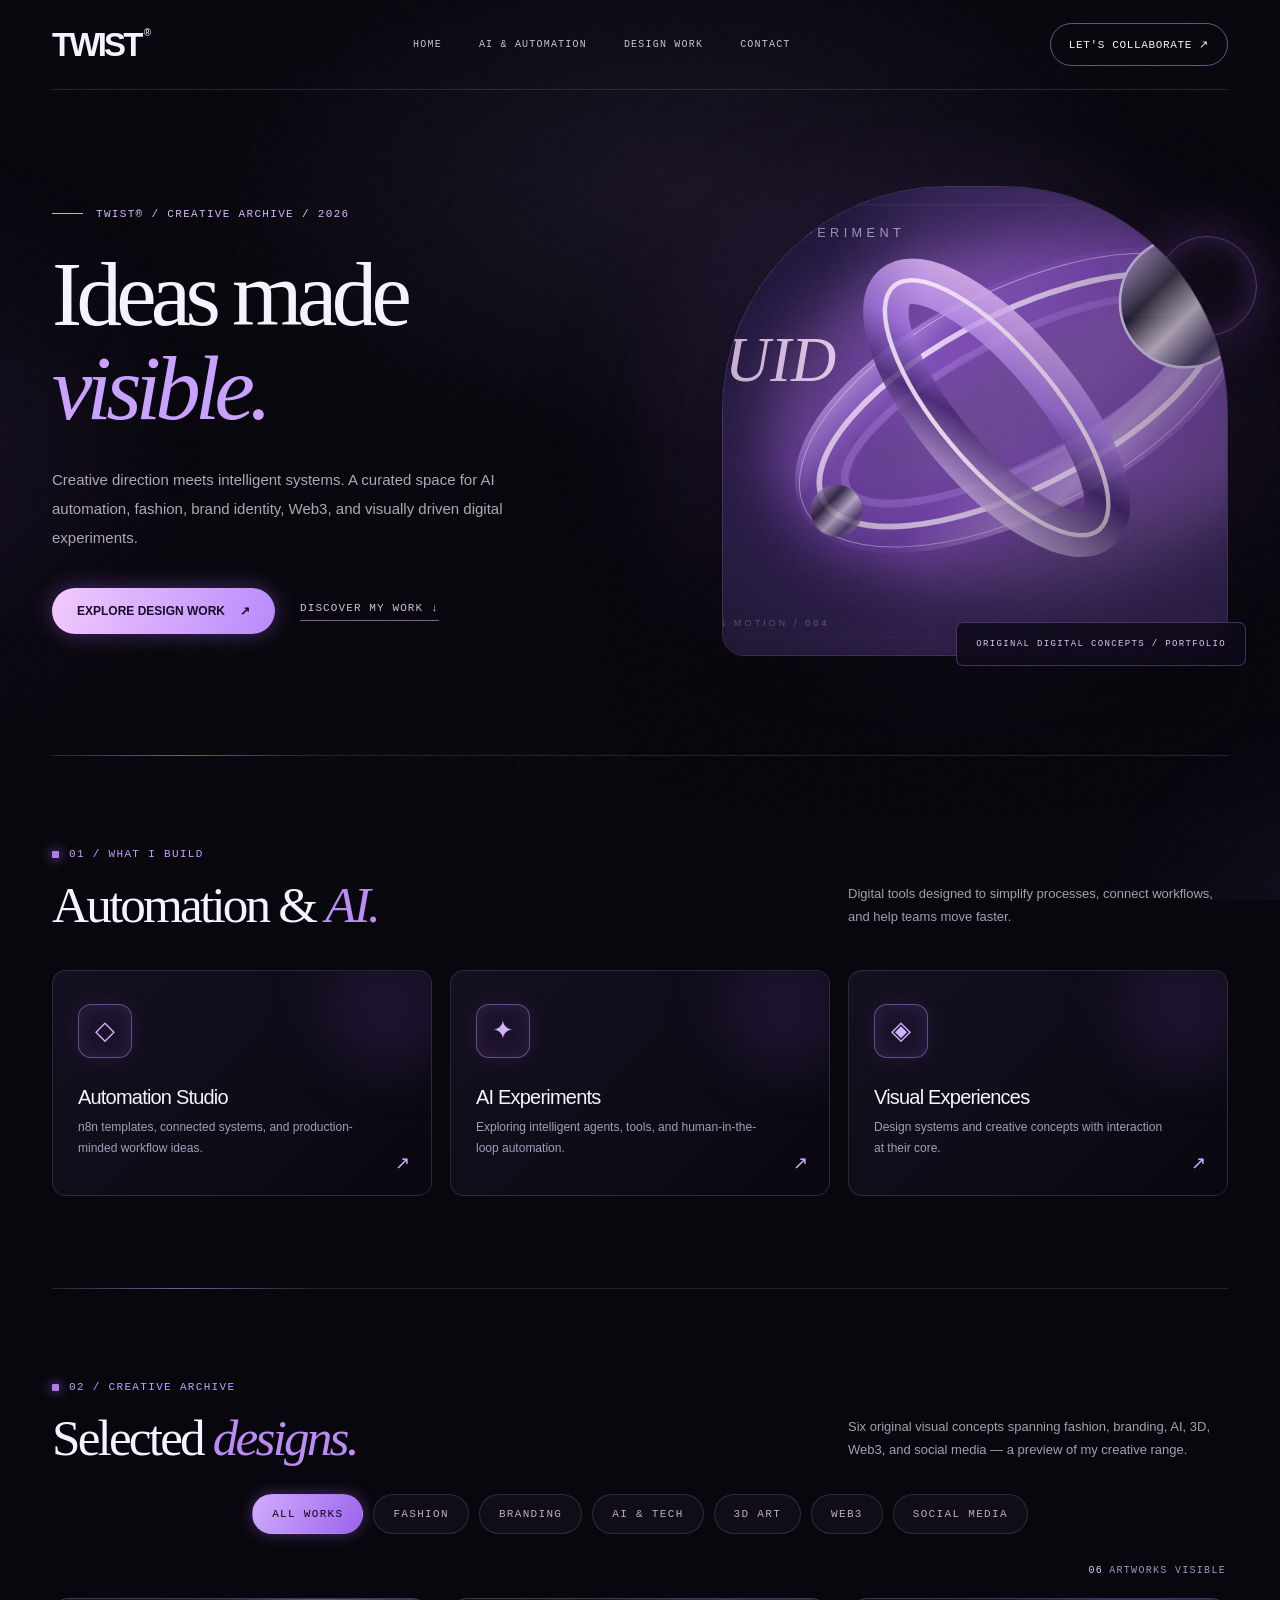
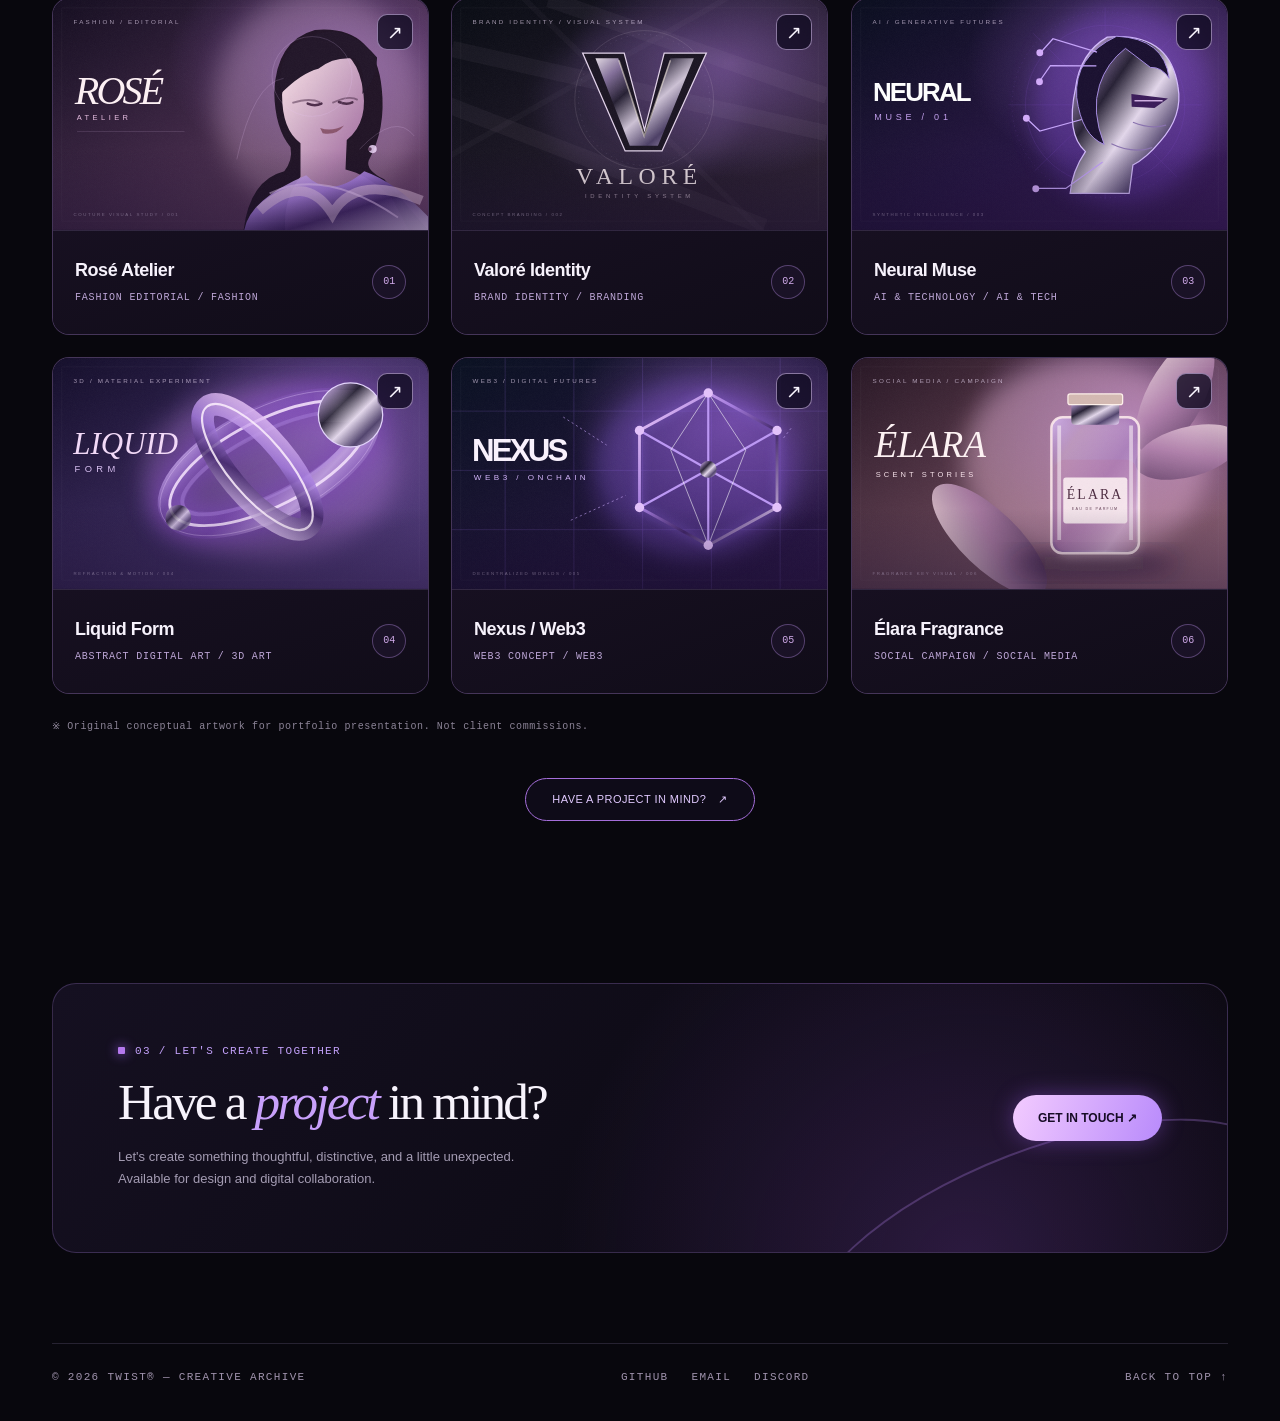
<file: creative-archive.html>
<!doctype html><html lang="en"><head><meta charset="utf-8"><meta name="viewport" content="width=device-width,initial-scale=1"><meta name="theme-color" content="#08070d"><meta name="description" content="TWIST creative archive, a creative archive with AI-generated visual concept artwork."><title>TWIST® | Creative Archive</title><style>@charset "UTF-8";
:root{--bg:#08070d;--bg2:#0f0c17;--ink:#f7f3fc;--muted:#a09aab;--accent:#c39aff;--accent2:#a66dff;--line:rgba(214,191,255,.15);--radius:16px;color-scheme:dark}
*{box-sizing:border-box}html{scroll-behavior:smooth}body{margin:0;color:var(--ink);font-family:Inter,"Segoe UI",Arial,sans-serif;background:var(--bg);overflow-x:hidden;-webkit-font-smoothing:antialiased}body::before{content:"";pointer-events:none;position:absolute;z-index:-1;top:0;left:-30%;width:160%;height:1050px;background:radial-gradient(ellipse 33% 35% at 52% 18%,#a77ae01d,transparent 70%),radial-gradient(ellipse 22% 32% at 10% 50%,#8544cd14,transparent 80%)}.noise{position:fixed;inset:0;z-index:99;pointer-events:none;opacity:.09;background-image:url("data:image/svg+xml,%3Csvg viewBox='0 0 160 160' xmlns='http://www.w3.org/2000/svg'%3E%3Cfilter id='n'%3E%3CfeTurbulence type='fractalNoise' baseFrequency='.8' numOctaves='3' stitchTiles='stitch'/%3E%3C/filter%3E%3Crect width='100%25' height='100%25' filter='url(%23n)' opacity='.2'/%3E%3C/svg%3E")}a{color:inherit;text-decoration:none}button{font:inherit;color:inherit;cursor:pointer}button:focus-visible,a:focus-visible,[role=button]:focus-visible{outline:2px solid #d7b8ff;outline-offset:4px}.wrap{width:min(1340px,calc(100% - 104px));margin:0 auto}.mono,.over,.tag,.topnav a,.filter,.project-label,.small-index,.eyebrow,.foot,.chip{font:11px "Courier New",monospace;letter-spacing:.12em;text-transform:uppercase}.accent{color:var(--accent)}
nav.header{height:90px;border-bottom:1px solid var(--line);display:flex;align-items:center;justify-content:space-between;position:relative;z-index:5}.brand{font-weight:850;letter-spacing:-.085em;font-size:33px;line-height:1}.brand sup{color:#dfc6ff;letter-spacing:0;font-size:10px;vertical-align:top;margin:3px}.topnav{display:flex;align-items:center;gap:37px}.topnav a{transition:color .2s;color:#c9c3d0;font-size:10px}.topnav a:hover{color:#e6c4ff}.nav-cta{border:1px solid #b68bea90;padding:14px 18px;border-radius:40px;white-space:nowrap;font:11px "Courier New",monospace;letter-spacing:.06em;transition:background .2s,box-shadow .2s}.nav-cta:hover{background:#b384ff22;box-shadow:0 0 24px #a168ff2a}.mobile-menu{display:none;background:transparent;border:1px solid var(--line);border-radius:10px;padding:9px 12px;font-size:19px}
.hero{min-height:665px;display:grid;grid-template-columns:57% 43%;align-items:center;padding:83px 0 86px;gap:0}.hero-copy{position:relative;z-index:2}.eyebrow{display:flex;align-items:center;gap:13px;color:#d7b7ff}.eyebrow:before{content:"";width:31px;height:1px;background:#c7a8f3}.hero h1{font-family:Georgia,"Times New Roman",serif;font-size:clamp(66px,7.1vw,115px);font-weight:400;letter-spacing:-.063em;line-height:1.04;margin:28px 0}.hero h1 em{font-weight:400;color:#c9a2ff}.hero p{max-width:490px;font-size:15px;line-height:1.95;color:#afa7bb}.hero-actions{display:flex;align-items:center;gap:25px;margin-top:36px}.btn{display:inline-flex;gap:15px;align-items:center;justify-content:center;padding:16px 25px;font-size:12px;font-weight:650;border:0;border-radius:99px;color:#170c26;background:linear-gradient(110deg,#f3cbff,#b88afb);box-shadow:0 0 22px #9b5ce668;transition:transform .3s,box-shadow .3s}.btn:hover{transform:translateY(-3px);box-shadow:0 0 36px #ad6df888}.link-soft{font:11px "Courier New",monospace;letter-spacing:.1em;color:#cec1de;border-bottom:1px solid #7f628d;padding-bottom:6px}.hero-media{position:relative;height:490px;isolation:isolate}.halo{position:absolute;inset:2% -7% 0 -12%;border-radius:50%;background:#b96aff20;filter:blur(60px);z-index:-1}.hero-img{position:absolute;inset:10px 0 10px 0;overflow:hidden;border-radius:225px 225px 22px 22px;border:1px solid #c39afd40;box-shadow:0 40px 100px #0008}.hero-img:after{content:"";position:absolute;inset:0;background:linear-gradient(90deg,#09070f33,transparent 40%,#09070f55),linear-gradient(0deg,#07050d72,transparent 40%)}.hero-img img{width:100%;height:100%;object-fit:cover;object-position:55% 45%;filter:saturate(1.07);animation:pan 13s ease-in-out infinite alternate}.hero-tag{position:absolute;bottom:0;right:-18px;z-index:2;background:#0d0918d8;border:1px solid #b384ff55;backdrop-filter:blur(14px);padding:16px 19px;border-radius:7px;font:9px "Courier New",monospace;letter-spacing:.15em;color:#d9c9ef}.orb{position:absolute;top:60px;right:-29px;width:100px;height:100px;border:1px solid #a884e871;border-radius:50%;box-shadow:0 0 60px #b25ff644,inset 0 0 30px #b25ff644;animation:float 8s ease-in-out infinite}
.line{border-top:1px solid var(--line)}.section{padding:92px 0}.section-head{display:flex;justify-content:space-between;gap:28px;align-items:end;margin-bottom:38px}.over{color:#c2a0f9;display:flex;gap:10px;align-items:center}.over:before{content:"";width:7px;height:7px;border-radius:1px;background:#b478ed;box-shadow:0 0 12px #a96afb}.section h2{font-family:Georgia,"Times New Roman",serif;font-size:clamp(40px,4vw,66px);font-weight:400;letter-spacing:-.055em;line-height:1.08;margin:17px 0 0}.section h2 em{color:#bc8bf5}.section-head p{max-width:380px;font-size:13px;color:#a79fad;line-height:1.8;margin:0 0 4px}
.automation-grid{display:grid;grid-template-columns:repeat(3,1fr);gap:18px}.automation{background:linear-gradient(135deg,#141020,#090810);border:1px solid var(--line);padding:25px;min-height:226px;border-radius:14px;position:relative;overflow:hidden;display:flex;flex-direction:column;transition:border-color .3s,transform .3s}.automation:hover{border-color:#bb92fa88;transform:translateY(-5px)}.automation:before{content:"";position:absolute;right:-20px;top:-25px;width:125px;height:125px;border-radius:50%;background:#a45af51e;filter:blur(30px)}.automation-icon{height:69px;position:relative;display:flex;align-items:center}.automation-glyph{width:54px;height:54px;display:grid;place-items:center;font-size:26px;border:1px solid #b898ff73;box-shadow:inset 0 0 19px #a66cfa21,0 0 25px #a66cfa1c;border-radius:13px;color:#d1b2ff;background:#4d2f6b29}.automation-name{font-size:20px;letter-spacing:-.04em;margin:21px 0 8px;font-weight:520}.automation-desc{font-size:12px;line-height:1.7;color:#a79cba;margin:0;max-width:290px}.automation .go{position:absolute;right:21px;bottom:21px;font-size:18px;color:#d2abff}
.archive{padding-top:92px}.archive .section-head{margin-bottom:28px}.filters{display:flex;gap:10px;justify-content:center;flex-wrap:wrap;margin:24px 0 31px}.filter{border:1px solid #a586b43c;border-radius:50px;padding:13px 19px;color:#b9aec5;background:#100d16;transition:.2s}.filter:hover{border-color:#be91ff;color:white}.filter.active{background:linear-gradient(120deg,#d2acff,#9b63ea);color:#0a0611;box-shadow:0 0 15px #aa62ed66;border-color:transparent}.gallery{display:grid;grid-template-columns:repeat(3,minmax(0,1fr));gap:17px}.project{position:relative;min-width:0;background:#120e1a;border:1px solid #ac78d135;border-radius:16px;overflow:hidden;cursor:pointer;transition:transform .35s,border-color .3s,box-shadow .3s}.project[hidden]{display:none}.project:hover{transform:translateY(-6px);border-color:#ca9cf7ad;box-shadow:0 18px 35px #0007,0 0 32px #8649b41e}.thumb{aspect-ratio:2.08/1;overflow:hidden;position:relative}.thumb img{display:block;width:100%;height:100%;object-fit:cover;transition:transform .7s cubic-bezier(.2,.8,.2,1);filter:saturate(.94)}.project:hover .thumb img{transform:scale(1.065)}.thumb:after{content:"";position:absolute;inset:0;background:linear-gradient(180deg,transparent 65%,#140a2866);pointer-events:none}.open-icon{position:absolute;right:14px;top:14px;display:grid;place-items:center;width:33px;height:33px;background:#100b20c9;border:1px solid #bba0ea88;border-radius:9px;font-size:19px;z-index:2;transition:transform .3s}.project:hover .open-icon{transform:translate(2px,-2px);background:#bb8bf5;color:#120b20}.project-caption{padding:19px 20px 21px;border-top:1px solid #d6b6ff1c;display:flex;align-items:center;justify-content:space-between;gap:12px}.project-caption h3{margin:0 0 7px;font-size:16px;font-weight:530;letter-spacing:-.025em}.project-label{color:#b59acb;font-size:9px}.project-num{color:#a98bc0;font:10px "Courier New",monospace}.gallery-note{margin-top:23px;color:#8c8497;font:10px "Courier New",monospace;letter-spacing:.06em;line-height:1.8}.archive-footer{text-align:center;margin-top:42px}.see-all{display:inline-flex;gap:12px;align-items:center;padding:14px 26px;border:1px solid #a56eda;border-radius:40px;color:#e1caff;background:#905fe10d;font-size:11px;letter-spacing:.04em}
.contact-section{margin:70px 0 90px;border:1px solid #bc92f53a;border-radius:24px;position:relative;overflow:hidden;padding:61px 65px;background:radial-gradient(circle at 78% 105%,#733fa351,transparent 43%),linear-gradient(130deg,#151021,#08070d);display:flex;align-items:center;justify-content:space-between;gap:40px}.contact-section:after{content:"";position:absolute;width:500px;height:200px;border:2px solid #b889f446;transform:rotate(-21deg);border-radius:50%;right:-70px;bottom:-100px;pointer-events:none}.contact-section h2{font:400 clamp(34px,4vw,57px) Georgia,serif;letter-spacing:-.055em;margin:15px 0}.contact-section em{color:#c8a0fb}.contact-section p{color:#a49cb3;line-height:1.75;font-size:13px;max-width:440px;margin:0}.contact-section .btn{z-index:1;white-space:nowrap}.footer{display:flex;align-items:center;justify-content:space-between;gap:18px;border-top:1px solid var(--line);padding:27px 0 38px;color:#a093ad}.footer-links{display:flex;gap:23px}.footer a:hover{color:#d7b3ff}
.lightbox{position:fixed;z-index:110;inset:0;display:none;align-items:center;justify-content:center;padding:25px;background:#07050ce8;backdrop-filter:blur(19px)}.lightbox.show{display:flex}.lightbox-inner{display:grid;grid-template-columns:minmax(0,1.5fr) minmax(290px,.75fr);width:min(1180px,100%);min-height:350px;border:1px solid #ae87de73;background:#100d17;border-radius:22px;overflow:hidden;box-shadow:0 25px 100px #000}.lightbox-img{background:#16101d;display:grid;place-items:center;min-width:0}.lightbox-img img{width:100%;height:auto;max-height:80vh;object-fit:contain}.lightbox-aside{padding:42px 34px;display:flex;flex-direction:column;justify-content:center;position:relative}.lightbox-aside h3{font:400 39px Georgia,serif;line-height:1.12;letter-spacing:-.045em;margin:18px 0 15px}.lightbox-aside p{color:#b4a8c3;line-height:1.85;font-size:13px}.close-modal{position:absolute;top:15px;right:20px;background:#21192d;border:1px solid #c6a4ee66;border-radius:50%;font-size:25px;width:42px;height:42px}.modal-nav{display:flex;gap:10px;margin-top:26px}.modal-nav button{border:1px solid #9c75ce88;background:#24173588;border-radius:40px;padding:12px 20px;font:11px "Courier New",monospace}.modal-nav button:hover{background:#b68cf444;color:#fff}.invisible{position:absolute;width:1px;height:1px;overflow:hidden;clip:rect(0,0,0,0)}.reveal{opacity:0;transform:translateY(23px);transition:opacity .75s,transform .75s}.reveal.in{opacity:1;transform:none}.no-motion .reveal{opacity:1;transform:none}.no-motion *{animation:none!important;transition:none!important}
@keyframes float{50%{transform:translateY(17px)}}@keyframes pan{to{transform:scale(1.075) translateX(-10px)}}@media(max-width:1100px){.wrap{width:min(1340px,calc(100% - 56px))}.hero{grid-template-columns:55% 45%}.hero-media{height:420px}.hero h1{font-size:clamp(65px,7.3vw,100px)}.section{padding:74px 0}.contact-section{padding:48px}}@media(max-width:800px){.topnav{display:none;position:absolute;top:78px;right:0;min-width:215px;flex-direction:column;gap:0;background:#110c19;border:1px solid #aa81cf55;border-radius:12px;align-items:stretch;padding:14px}.topnav.open{display:flex}.topnav a{padding:12px}.mobile-menu{display:block}.header .nav-cta{display:none}.hero{grid-template-columns:1fr;padding-top:65px;min-height:0}.hero h1{font-size:clamp(62px,11vw,90px)}.hero-media{width:min(490px,100%);height:410px;margin:52px auto 0}.section-head{display:block}.section-head p{margin-top:20px}.gallery{grid-template-columns:repeat(2,minmax(0,1fr))}.automation-grid{grid-template-columns:1fr 1fr}.contact-section{display:block}.contact-section .btn{margin-top:29px}.lightbox-inner{grid-template-columns:1fr;max-height:90vh;overflow-y:auto}.lightbox-aside{padding:30px}.lightbox-aside h3{font-size:30px}.lightbox-img img{max-height:52vh}}@media(max-width:540px){.wrap{width:calc(100% - 34px)}.header{height:73px!important}.brand{font-size:28px}.topnav{top:68px}.hero{padding:61px 0 75px}.hero h1{font-size:clamp(56px,13.5vw,79px)}.hero p{font-size:13px}.hero-actions{gap:13px;flex-wrap:wrap}.btn{padding:14px 20px;font-size:11px}.hero-media{height:315px;margin-top:46px}.hero-img{inset:0 18px}.hero-tag{right:0;font-size:8px;padding:12px}.orb{right:0}.section{padding:60px 0}.section h2{font-size:clamp(38px,9vw,52px)}.section-head{margin-bottom:26px}.section-head p{font-size:12px}.automation-grid{grid-template-columns:1fr}.automation{min-height:190px}.filters{justify-content:start;gap:7px}.filter{padding:11px 14px;font-size:9px}.gallery{grid-template-columns:1fr;gap:14px}.thumb{aspect-ratio:2.08/1}.project-caption{padding:17px}.contact-section{margin:45px 0 65px;padding:35px 25px}.contact-section h2{font-size:35px}.footer{align-items:start;flex-direction:column;font-size:9px}.lightbox{padding:15px}.lightbox-aside{padding:30px 20px}.lightbox-aside p{font-size:12px}}@media(prefers-reduced-motion:reduce){html{scroll-behavior:auto}*,*:before,*:after{animation-duration:.01ms!important;animation-iteration-count:1!important;transition-duration:.01ms!important}.reveal{opacity:1;transform:none}}


/* --- TWIST: Motion Edition (enhancement layer) --- */
:root{--light-x:50%;--light-y:50%}
body{isolation:isolate}
.ambient-field{position:fixed;z-index:-1;inset:0;overflow:hidden;pointer-events:none}
.ambient-field .light-orb{position:absolute;display:block;filter:blur(2px);border-radius:50%;opacity:.52;will-change:transform}
.ambient-field .light-orb.a{width:540px;height:540px;left:-320px;top:140px;background:radial-gradient(circle,#9364d621 0,transparent 70%);animation:driftA 21s ease-in-out infinite alternate}
.ambient-field .light-orb.b{width:480px;height:480px;right:-290px;top:700px;background:radial-gradient(circle,#a974ff25 0,transparent 72%);animation:driftB 29s ease-in-out infinite alternate}
.ambient-field .light-orb.c{width:330px;height:330px;left:36%;top:1700px;background:radial-gradient(circle,#a863dd16 0,transparent 69%);animation:driftC 25s ease-in-out infinite alternate}
.ambient-field .mesh{position:absolute;inset:0;opacity:.18;background-image:linear-gradient(#b27cf00a 1px,transparent 1px),linear-gradient(90deg,#b27cf00a 1px,transparent 1px);background-size:64px 64px;mask-image:linear-gradient(180deg,#000,transparent 60%)}
@keyframes driftA{0%{transform:translate3d(0,0,0) scale(1)}100%{transform:translate3d(160px,170px,0) scale(1.15)}}
@keyframes driftB{0%{transform:translate3d(0,0,0)}100%{transform:translate3d(-185px,-130px,0) scale(1.18)}}
@keyframes driftC{0%{transform:translate3d(0,0,0)}100%{transform:translate3d(120px,190px,0) scale(.85)}}
.page-progress{position:fixed;z-index:120;top:0;left:0;height:2px;width:100%;pointer-events:none;transform:scaleX(0);transform-origin:left center;background:linear-gradient(90deg,#6e41b6,#f0cbff,#b379f7);box-shadow:0 0 12px #b274fa9c}
.hero-copy .eyebrow{animation:heroRise .9s .06s backwards}
.hero-copy h1{animation:heroRise 1.05s .18s backwards}
.hero-copy p{animation:heroRise 1.05s .33s backwards}
.hero-actions{animation:heroRise 1s .48s backwards}
.hero-media{animation:heroPortraitEnter 1.35s .32s cubic-bezier(.18,.7,.16,1) backwards;transition:translate .25s ease-out}
.hero-img{animation:portraitFloat 9s ease-in-out infinite alternate}
.hero-img:before{content:"";position:absolute;inset:-60% -160%;z-index:4;pointer-events:none;background:linear-gradient(110deg,transparent 43%,#f6deff1e 49%,transparent 55%);transform:translateX(-85%) rotate(6deg);animation:heroSweep 15s ease-in-out infinite}
.halo{animation:haloBreath 8s ease-in-out infinite alternate}
.hero-tag{animation:tagHover 7s ease-in-out infinite alternate}
@keyframes heroRise{from{opacity:0;transform:translateY(30px);filter:blur(7px)}to{opacity:1;transform:translateY(0);filter:blur(0)}}
@keyframes heroPortraitEnter{from{opacity:0;transform:translate(35px,30px) scale(.96);filter:blur(8px)}to{opacity:1;transform:none;filter:blur(0)}}
@keyframes portraitFloat{0%{transform:translateY(0)}100%{transform:translateY(-13px)}}
@keyframes haloBreath{from{opacity:.65;transform:scale(.88)}to{opacity:1;transform:scale(1.16)}}
@keyframes tagHover{to{transform:translateY(-9px)}}
@keyframes heroSweep{0%,33%{transform:translateX(-90%) rotate(6deg)}53%,100%{transform:translateX(90%) rotate(6deg)}}
.project{transform-style:preserve-3d;will-change:transform;--px:50%;--py:50%}
.project:after{content:"";pointer-events:none;position:absolute;inset:0;z-index:2;border-radius:inherit;background:radial-gradient(circle 230px at var(--px) var(--py),rgba(226,185,255,.19),transparent 70%);opacity:0;transition:opacity .34s}
.project:hover:after{opacity:.9}
.project .open-icon{z-index:3}
.project .thumb:before{content:"";position:absolute;inset:0;z-index:2;pointer-events:none;background:linear-gradient(110deg,transparent 35%,rgba(243,222,255,.13) 49%,transparent 64%);transform:translateX(-130%);transition:transform .8s cubic-bezier(.21,.68,.24,1)}
.project:hover .thumb:before{transform:translateX(130%)}
.project-caption{position:relative;z-index:3;background:linear-gradient(160deg,#17101f,#110d1b)}
.gallery .project.reveal{transition:opacity .75s,transform .75s,border-color .3s,box-shadow .3s}
.gallery .project.reveal:nth-child(3n+2){transition-delay:.09s}
.gallery .project.reveal:nth-child(3n+3){transition-delay:.18s}
.automation-glyph{animation:iconBreathe 7s ease-in-out infinite alternate}
.automation:nth-child(2) .automation-glyph{animation-delay:2.3s}
.automation:nth-child(3) .automation-glyph{animation-delay:4.8s}
@keyframes iconBreathe{from{box-shadow:inset 0 0 19px #a66cfa21,0 0 15px #a66cfa1c}to{box-shadow:inset 0 0 24px #b788ff4a,0 0 28px #a66cfa45}}
.btn{position:relative;isolation:isolate;overflow:hidden;animation:ctaBreath 5s ease-in-out infinite alternate}
.btn:after{content:"";position:absolute;inset:-60% -80%;z-index:-1;transform:translateX(-95%) rotate(18deg);background:linear-gradient(90deg,transparent,rgba(255,255,255,.42),transparent);animation:buttonShine 7.8s ease-in-out infinite}
@keyframes ctaBreath{from{box-shadow:0 0 16px #9b5ce650}to{box-shadow:0 0 31px #a86ff67a}}
@keyframes buttonShine{0%,65%{transform:translateX(-95%) rotate(18deg)}88%,100%{transform:translateX(95%) rotate(18deg)}}
.section .over:before{animation:tagPulse 4s ease-in-out infinite}
@keyframes tagPulse{50%{box-shadow:0 0 19px #c39aff,0 0 29px #bc86ff6b}}
.line{position:relative}.line:after{content:"";pointer-events:none;display:block;height:1px;width:22%;position:absolute;top:-1px;left:0;background:linear-gradient(90deg,transparent,#cba3ff75,transparent);animation:lineScan 15s linear infinite}
@keyframes lineScan{from{transform:translateX(-100%)}to{transform:translateX(550%)}}
.gallery-stats{display:flex;justify-content:flex-end;margin:-13px 4px 19px;min-height:15px;font:10px 'Courier New',monospace;letter-spacing:.13em;color:#aa91c7}
.gallery-stats span{color:#eacbff;margin-right:6px}
.project:not(:hover){transition:transform .55s cubic-bezier(.15,.78,.3,1),opacity .75s,border-color .3s,box-shadow .3s}
@media (hover:none),(pointer:coarse){.project{transform:none!important}.project:after{display:none}}
@media(max-width:800px){.ambient-field .light-orb{opacity:.3}.hero-img{animation:portraitFloat 10s ease-in-out infinite alternate}.gallery-stats{margin-top:0}}
@media(prefers-reduced-motion:reduce){.ambient-field,.page-progress{display:none}.hero-copy .eyebrow,.hero-copy h1,.hero-copy p,.hero-actions,.hero-media,.hero-img,.hero-img:before,.halo,.hero-tag,.btn,.btn:after,.line:after,.automation-glyph,.section .over:before{animation:none!important}.project{transform:none!important}.gallery .project.reveal{transition-delay:0s!important}}


/* TWIST / gallery alignment refinement */
.archive .gallery{
  grid-template-columns:repeat(3,minmax(0,1fr));
  gap:22px;
  align-items:stretch;
}
.archive .gallery .project{
  display:flex;
  flex-direction:column;
  height:100%;
  overflow:hidden;
  border-radius:17px;
  background:#120e1b;
  border-color:rgba(184,143,230,.30);
}
.archive .gallery .thumb{
  flex:0 0 auto;
  width:100%;
  aspect-ratio:60/37; /* Exact native artwork ratio (1200 x 740) */
  background:#160e24;
  overflow:hidden;
}
.archive .gallery .thumb img{
  display:block;
  width:100%;
  height:100%;
  object-fit:contain;
  object-position:center center;
}
.archive .gallery .project-caption{
  flex:1 0 auto;
  min-height:104px;
  padding:19px 22px 20px;
  display:flex;
  align-items:center;
  justify-content:space-between;
  gap:16px;
  background:linear-gradient(160deg,#171021,#100c18);
  border-top:1px solid rgba(204,166,255,.16);
}
.archive .gallery .project-caption > div{
  display:flex;
  flex-direction:column;
  justify-content:center;
  min-width:0;
  gap:9px;
}
.archive .gallery .project-caption h3{
  margin:0;
  color:#f7f2fc;
  font-size:18px;
  line-height:1.2;
  font-weight:600;
  letter-spacing:-.025em;
  overflow-wrap:anywhere;
}
.archive .gallery .project-label{
  display:block;
  color:#bda6d6;
  font-size:10px;
  line-height:1.4;
  letter-spacing:.08em;
  text-transform:uppercase;
  overflow-wrap:anywhere;
}
.archive .gallery .project-num{
  align-self:center;
  display:grid;
  place-items:center;
  flex:none;
  width:34px;
  height:34px;
  margin:0;
  border:1px solid rgba(191,149,237,.36);
  background:rgba(135,82,189,.07);
  color:#d1abea;
  border-radius:50%;
  font-size:10px;
  line-height:1;
}
.archive .gallery .open-icon{
  top:15px;
  right:15px;
  width:36px;
  height:36px;
  border-radius:10px;
  border-color:rgba(229,202,255,.55);
}
.archive .gallery-stats{margin:0 2px 18px}
@media(max-width:800px){
  .archive .gallery{grid-template-columns:repeat(2,minmax(0,1fr));gap:16px}
  .archive .gallery .project-caption{min-height:100px;padding:17px 17px 18px}
  .archive .gallery .project-caption h3{font-size:17px}
}
@media(max-width:540px){
  .archive .gallery{grid-template-columns:1fr;gap:18px}
  .archive .gallery .project-caption{min-height:95px;padding:18px 20px}
  .archive .gallery .project-caption h3{font-size:18px}
  .archive .gallery .thumb{aspect-ratio:60/37}
}
</style></head><body><div class="page-progress" id="pageProgress" aria-hidden="true"></div><div class="ambient-field" aria-hidden="true"><span class="mesh"></span><span class="light-orb a"></span><span class="light-orb b"></span><span class="light-orb c"></span></div><div class="noise" aria-hidden="true"></div><div class="wrap"><nav class="header" aria-label="Main navigation"><a class="brand" href="#home">TWIST<sup>®</sup></a><div class="topnav" id="navlinks"><a href="#home">HOME</a><a href="#systems">AI & AUTOMATION</a><a href="#archive">DESIGN WORK</a><a href="#contact">CONTACT</a></div><a class="nav-cta" href="mailto:twist5202@gmail.com">LET'S COLLABORATE ↗</a><button type="button" class="mobile-menu" id="menubtn" aria-label="Open menu" aria-expanded="false">☰</button></nav><main><section class="hero" id="home"><div class="hero-copy"><span class="eyebrow">TWIST® / CREATIVE ARCHIVE / 2026</span><h1>Ideas made<br><em>visible.</em></h1><p>Creative direction meets intelligent systems. A curated space for AI automation, fashion, brand identity, Web3, and visually driven digital experiments.</p><div class="hero-actions"><a class="btn" href="#archive">EXPLORE DESIGN WORK <span>↗</span></a><a class="link-soft" href="#systems">DISCOVER MY WORK ↓</a></div></div><div class="hero-media" aria-hidden="true"><div class="halo"></div><div class="orb"></div><div class="hero-img"><img src="./assets/creative-archive/abstract-3d.svg" alt=""></div><div class="hero-tag">ORIGINAL DIGITAL CONCEPTS / PORTFOLIO</div></div></section><div class="line"></div><section class="section" id="systems"><div class="section-head reveal"><div><span class="over">01 / WHAT I BUILD</span><h2>Automation & <em>AI.</em></h2></div><p>Digital tools designed to simplify processes, connect workflows, and help teams move faster.</p></div><div class="automation-grid"><a class="automation reveal" href="https://twist5202-ux.github.io/automation/" target="_blank" rel="noopener noreferrer"><div class="automation-icon"><span class="automation-glyph">◇</span></div><div class="automation-name">Automation Studio</div><p class="automation-desc">n8n templates, connected systems, and production-minded workflow ideas.</p><span class="go">↗</span></a><a class="automation reveal" href="https://github.com/twist5202-ux" target="_blank" rel="noopener noreferrer"><div class="automation-icon"><span class="automation-glyph">✦</span></div><div class="automation-name">AI Experiments</div><p class="automation-desc">Exploring intelligent agents, tools, and human-in-the-loop automation.</p><span class="go">↗</span></a><a class="automation reveal" href="#archive"><div class="automation-icon"><span class="automation-glyph">◈</span></div><div class="automation-name">Visual Experiences</div><p class="automation-desc">Design systems and creative concepts with interaction at their core.</p><span class="go">↗</span></a></div></section><div class="line"></div><section class="section archive" id="archive"><div class="section-head reveal"><div><span class="over">02 / CREATIVE ARCHIVE</span><h2>Selected <em>designs.</em></h2></div><p>Six original visual concepts spanning fashion, branding, AI, 3D, Web3, and social media — a preview of my creative range.</p></div><div class="filters" role="group" aria-label="Filter design projects"><button class="filter active" data-filter="All" aria-pressed="true">ALL WORKS</button><button class="filter" data-filter="Fashion" aria-pressed="false">FASHION</button><button class="filter" data-filter="Branding" aria-pressed="false">BRANDING</button><button class="filter" data-filter="AI &amp; Tech" aria-pressed="false">AI &amp; TECH</button><button class="filter" data-filter="3D Art" aria-pressed="false">3D ART</button><button class="filter" data-filter="Web3" aria-pressed="false">WEB3</button><button class="filter" data-filter="Social Media" aria-pressed="false">SOCIAL MEDIA</button></div><div class="gallery-stats" aria-live="polite"><span id="visibleCount">06</span> ARTWORKS VISIBLE</div><div class="gallery"><article class="project reveal" role="button" tabindex="0" data-index="0" data-category="Fashion" aria-label="View Rosé Atelier"><div class="thumb"><img src="./assets/creative-archive/fashion-editorial.svg" alt="Original concept illustration for Rosé Atelier" loading="lazy"><span class="open-icon" aria-hidden="true">↗</span></div><div class="project-caption"><div><h3>Rosé Atelier</h3><span class="project-label">Fashion Editorial / Fashion</span></div><span class="project-num">01</span></div></article><article class="project reveal" role="button" tabindex="0" data-index="1" data-category="Branding" aria-label="View Valoré Identity"><div class="thumb"><img src="./assets/creative-archive/branding-identity.svg" alt="Original concept illustration for Valoré Identity" loading="lazy"><span class="open-icon" aria-hidden="true">↗</span></div><div class="project-caption"><div><h3>Valoré Identity</h3><span class="project-label">Brand Identity / Branding</span></div><span class="project-num">02</span></div></article><article class="project reveal" role="button" tabindex="0" data-index="2" data-category="AI &amp; Tech" aria-label="View Neural Muse"><div class="thumb"><img src="./assets/creative-archive/ai-human-concept.svg" alt="Original concept illustration for Neural Muse" loading="lazy"><span class="open-icon" aria-hidden="true">↗</span></div><div class="project-caption"><div><h3>Neural Muse</h3><span class="project-label">AI &amp; Technology / AI &amp; Tech</span></div><span class="project-num">03</span></div></article><article class="project reveal" role="button" tabindex="0" data-index="3" data-category="3D Art" aria-label="View Liquid Form"><div class="thumb"><img src="./assets/creative-archive/abstract-3d.svg" alt="Original concept illustration for Liquid Form" loading="lazy"><span class="open-icon" aria-hidden="true">↗</span></div><div class="project-caption"><div><h3>Liquid Form</h3><span class="project-label">Abstract Digital Art / 3D Art</span></div><span class="project-num">04</span></div></article><article class="project reveal" role="button" tabindex="0" data-index="4" data-category="Web3" aria-label="View Nexus / Web3"><div class="thumb"><img src="./assets/creative-archive/web3-nexus.svg" alt="Original concept illustration for Nexus / Web3" loading="lazy"><span class="open-icon" aria-hidden="true">↗</span></div><div class="project-caption"><div><h3>Nexus / Web3</h3><span class="project-label">Web3 Concept / Web3</span></div><span class="project-num">05</span></div></article><article class="project reveal" role="button" tabindex="0" data-index="5" data-category="Social Media" aria-label="View Élara Fragrance"><div class="thumb"><img src="./assets/creative-archive/campaign-fragrance.svg" alt="Original concept illustration for Élara Fragrance" loading="lazy"><span class="open-icon" aria-hidden="true">↗</span></div><div class="project-caption"><div><h3>Élara Fragrance</h3><span class="project-label">Social Campaign / Social Media</span></div><span class="project-num">06</span></div></article></div><div class="gallery-note">※ Original conceptual artwork for portfolio presentation. Not client commissions.</div><div class="archive-footer"><a href="#contact" class="see-all">HAVE A PROJECT IN MIND? <span>↗</span></a></div></section><section id="contact" class="contact-section reveal"><div><div class="over">03 / LET'S CREATE TOGETHER</div><h2>Have a <em>project</em> in mind?</h2><p>Let's create something thoughtful, distinctive, and a little unexpected. Available for design and digital collaboration.</p></div><a class="btn" href="mailto:twist5202@gmail.com?subject=Creative%20Collaboration">GET IN TOUCH ↗</a></section></main><footer class="footer mono"><div>© 2026 TWIST® — CREATIVE ARCHIVE</div><div class="footer-links"><a href="https://github.com/twist5202-ux" target="_blank" rel="noopener noreferrer">GITHUB</a><a href="mailto:twist5202@gmail.com">EMAIL</a><button type="button" id="discord" style="border:0;background:none;font:inherit;letter-spacing:inherit;color:inherit;padding:0">DISCORD</button></div><a href="#home">BACK TO TOP ↑</a></footer></div><div class="lightbox" id="lightbox" role="dialog" aria-modal="true" aria-hidden="true" aria-label="Design preview"><div class="lightbox-inner"><div class="lightbox-img"><img id="modalimg" alt=""></div><div class="lightbox-aside"><button id="modalclose" type="button" class="close-modal" aria-label="Close preview">×</button><span class="over" id="modalcat"></span><h3 id="modaltitle"></h3><p id="modaldesc"></p><span class="project-label">AI GENERATED CONCEPT / PREVIEW ONLY</span><div class="modal-nav"><button id="modalprev" type="button">← PREVIOUS</button><button id="modalnext" type="button">NEXT →</button></div></div></div></div><script>
const WORKS=[{"id":0,"title":"Rosé Atelier","kind":"Fashion Editorial","cat":"Fashion","desc":"An original illustrated fashion editorial study exploring couture, soft light, and lavender tones."},{"id":1,"title":"Valoré Identity","kind":"Brand Identity","cat":"Branding","desc":"A premium fictional lifestyle identity built around a sculptural metallic monogram."},{"id":2,"title":"Neural Muse","kind":"AI & Technology","cat":"AI & Tech","desc":"A futuristic illustrated human-machine concept featuring chrome surfaces and luminous circuitry."},{"id":3,"title":"Liquid Form","kind":"Abstract Digital Art","cat":"3D Art","desc":"An original glass-and-metal-inspired digital material study with intersecting orbits."},{"id":4,"title":"Nexus / Web3","kind":"Web3 Concept","cat":"Web3","desc":"A holographic on-chain visual concept based on geometry, networks, and a crystalline digital core."},{"id":5,"title":"Élara Fragrance","kind":"Social Campaign","cat":"Social Media","desc":"An editorial fragrance campaign concept combining soft botanicals and a premium glass bottle illustration."}];
const projects=[...document.querySelectorAll('.project')], lightbox=document.querySelector('#lightbox');let index=0,lastFocus=null;
const activeProjects=()=>projects.filter(p=>!p.hidden);
function filterBy(category){document.querySelectorAll('.filter').forEach(b=>{let active=b.dataset.filter===category;b.classList.toggle('active',active);b.setAttribute('aria-pressed',String(active))});projects.forEach(p=>{p.hidden=category!=='All'&&p.dataset.category!==category});document.querySelector('#visibleCount').textContent=String(activeProjects().length).padStart(2,'0')}
function renderLightbox(){const p=projects[index],work=WORKS[index];const target=document.querySelector('#modalimg');target.src=p.querySelector('img').src;target.alt=work.title+' — original digital concept illustration';document.querySelector('#modalcat').textContent=work.cat+' / '+work.kind;document.querySelector('#modaltitle').textContent=work.title;document.querySelector('#modaldesc').textContent=work.desc}
function openModal(i){index=i;lastFocus=document.activeElement;renderLightbox();lightbox.classList.add('show');lightbox.setAttribute('aria-hidden','false');document.body.style.overflow='hidden';document.querySelector('#modalclose').focus()}
function closeModal(){lightbox.classList.remove('show');lightbox.setAttribute('aria-hidden','true');document.body.style.overflow='';if(lastFocus)lastFocus.focus()}
function nextModal(d){const visible=activeProjects().map(p=>Number(p.dataset.index));if(!visible.length)return;let pos=visible.indexOf(index);index=visible[(pos+d+visible.length)%visible.length];renderLightbox()}
projects.forEach((p,i)=>{p.addEventListener('click',()=>openModal(i));p.addEventListener('keydown',e=>{if(e.key==='Enter'||e.key===' '){e.preventDefault();openModal(i)}})});document.querySelectorAll('.filter').forEach(b=>b.addEventListener('click',()=>filterBy(b.dataset.filter)));document.querySelector('#modalclose').onclick=closeModal;document.querySelector('#modalprev').onclick=()=>nextModal(-1);document.querySelector('#modalnext').onclick=()=>nextModal(1);lightbox.addEventListener('click',e=>{if(e.target===lightbox)closeModal()});document.addEventListener('keydown',e=>{if(!lightbox.classList.contains('show'))return;if(e.key==='Escape')closeModal();if(e.key==='ArrowLeft')nextModal(-1);if(e.key==='ArrowRight')nextModal(1)});
let menu=document.querySelector('#menubtn'),nav=document.querySelector('#navlinks');menu.onclick=()=>{const o=nav.classList.toggle('open');menu.setAttribute('aria-expanded',String(o));menu.textContent=o?'×':'☰'};nav.querySelectorAll('a').forEach(a=>a.addEventListener('click',()=>{nav.classList.remove('open');menu.setAttribute('aria-expanded','false');menu.textContent='☰'}));
document.querySelector('#discord').onclick=async()=>{try{await navigator.clipboard.writeText('twistti');alert('Discord username copied: twistti')}catch(e){prompt('Discord username:', 'twistti')}};
if('IntersectionObserver' in window && !matchMedia('(prefers-reduced-motion:reduce)').matches){const io=new IntersectionObserver(es=>{es.forEach(e=>{if(e.isIntersecting){e.target.classList.add('in');io.unobserve(e.target)}})},{threshold:.06,rootMargin:'0px 0px 60px 0px'});document.querySelectorAll('.reveal').forEach(n=>io.observe(n))}else{document.querySelectorAll('.reveal').forEach(n=>n.classList.add('in'))}


// Motion Edition: small effects that never block navigation or content.
(()=>{
  const reduced=matchMedia('(prefers-reduced-motion: reduce)').matches;
  if(reduced)return;
  const progress=document.getElementById('pageProgress');
  let ticking=false;
  function scrollMotion(){
    if(ticking)return;ticking=true;
    requestAnimationFrame(()=>{
      let limit=Math.max(1,document.documentElement.scrollHeight-innerHeight);
      progress.style.transform=`scaleX(${Math.min(1,Math.max(0,scrollY/limit))})`;
      ticking=false;
    });
  }
  window.addEventListener('scroll',scrollMotion,{passive:true});window.addEventListener('resize',scrollMotion,{passive:true});scrollMotion();
  if(matchMedia('(hover:hover) and (pointer:fine)').matches){
    document.querySelectorAll('.gallery .project').forEach(card=>{
      card.addEventListener('pointermove',e=>{
        const r=card.getBoundingClientRect();
        const x=(e.clientX-r.left)/r.width,y=(e.clientY-r.top)/r.height;
        card.style.setProperty('--px',`${(x*100).toFixed(2)}%`);
        card.style.setProperty('--py',`${(y*100).toFixed(2)}%`);
        card.style.transform=`perspective(1000px) rotateX(${((.5-y)*4).toFixed(2)}deg) rotateY(${((x-.5)*5).toFixed(2)}deg) translateY(-6px)`;
      },{passive:true});
      card.addEventListener('pointerleave',()=>{card.style.transform='';card.style.setProperty('--px','50%');card.style.setProperty('--py','50%')});
    });
    const hero=document.querySelector('.hero-media');
    hero.addEventListener('pointermove',e=>{const r=hero.getBoundingClientRect();let x=(e.clientX-r.left)/r.width-.5;let y=(e.clientY-r.top)/r.height-.5;hero.style.translate=`${(x*10).toFixed(2)}px ${(y*8).toFixed(2)}px`},{passive:true});
    hero.addEventListener('pointerleave',()=>{hero.style.translate='0 0'});
  }
})();
</script></body></html>
</file>
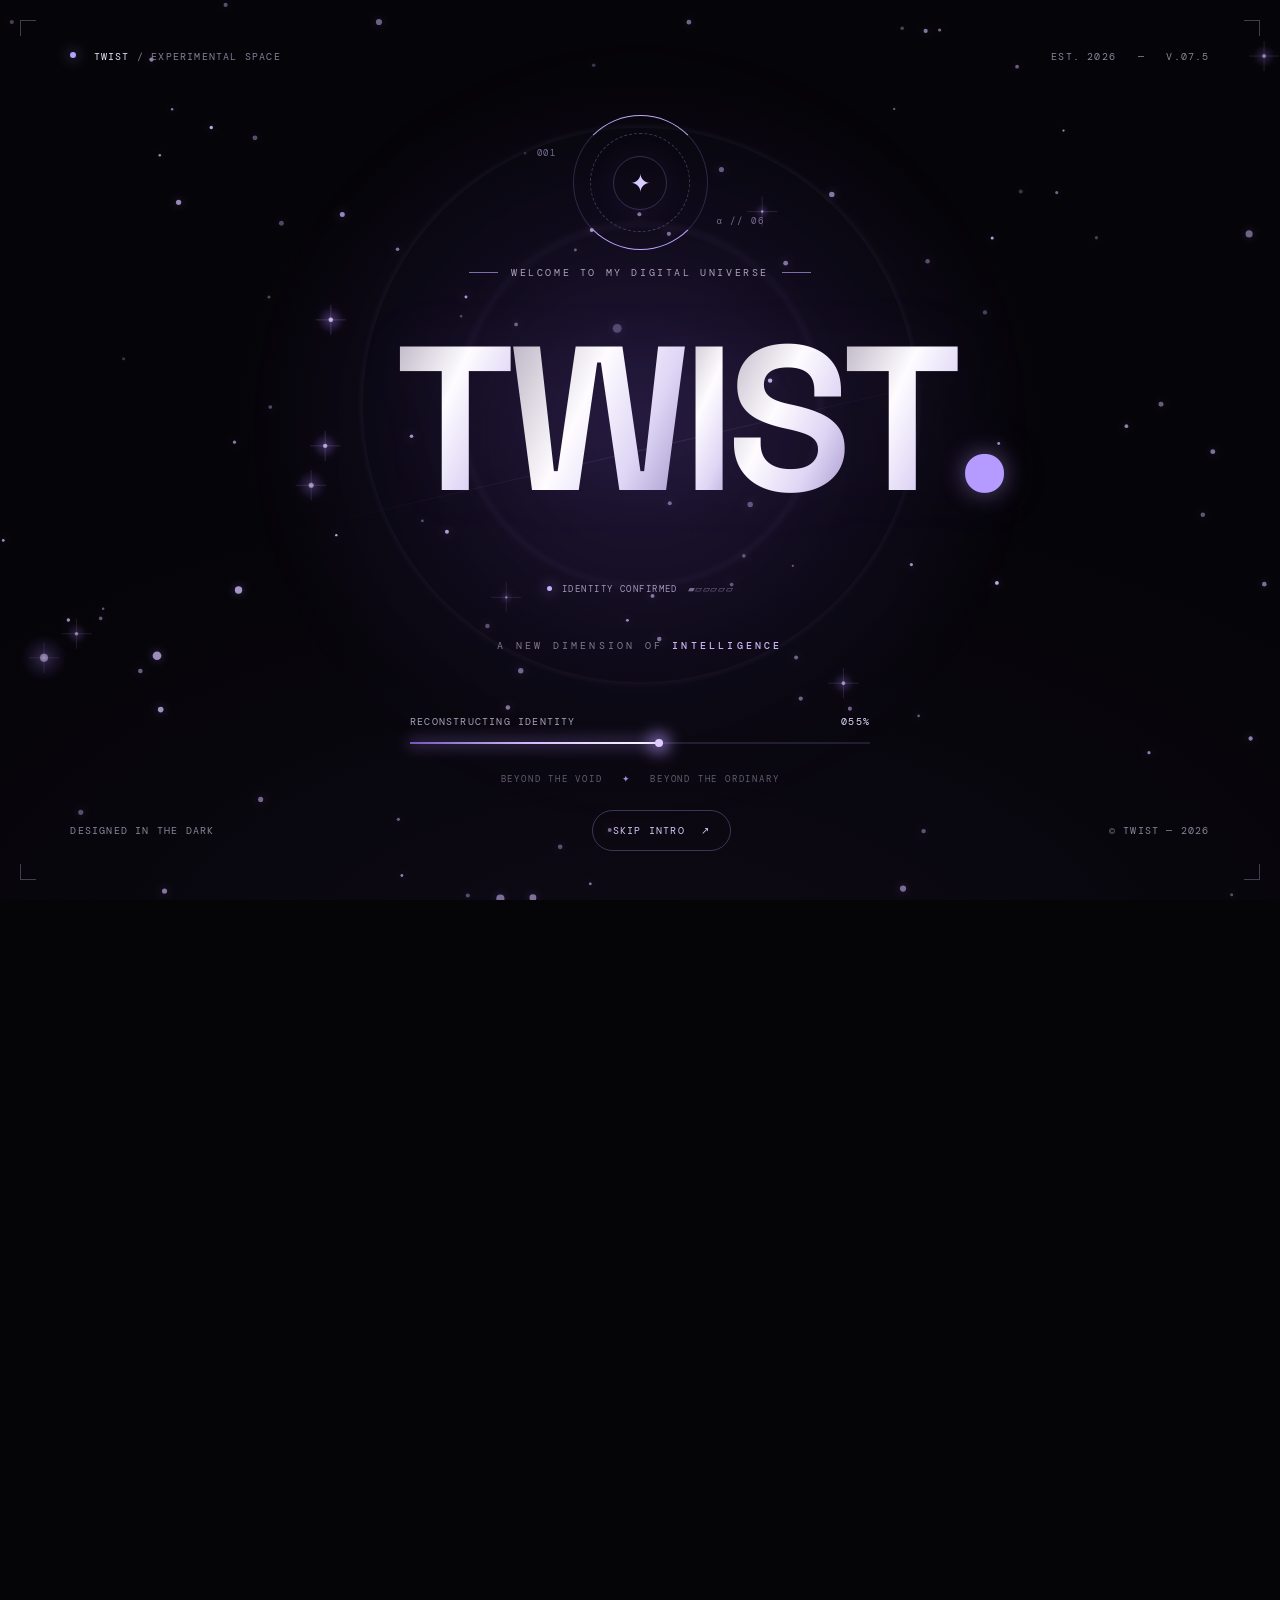
<file: preview-tw.html>
<!doctype html>
<html lang="en">
<head>
<meta charset="utf-8"><meta name="viewport" content="width=device-width, initial-scale=1"><meta name="theme-color" content="#050508"><meta name="description" content="TWIST — AI agents, automation and creative technology. An experimental digital portfolio."><title>TWIST® — TW Logo Trial</title>
<link rel="preconnect" href="https://fonts.googleapis.com"><link rel="preconnect" href="https://fonts.gstatic.com" crossorigin><link href="https://fonts.googleapis.com/css2?family=DM+Mono:wght@400;500&family=Space+Grotesk:wght@300;400;500;600;700&display=swap" rel="stylesheet">
<style>
:root{color-scheme:dark;--bg:#050508;--fg:#ededf4;--muted:#9393a6;--accent:#b5a8ff;--line:rgba(255,255,255,.105);--mx:50%;--my:50%}*{box-sizing:border-box}html{scroll-behavior:smooth}body{margin:0;background:var(--bg);color:var(--fg);font-family:'Space Grotesk',sans-serif;overflow-x:hidden}body.loading{overflow:hidden}button,a{font:inherit}a{text-decoration:none;color:inherit}button{cursor:pointer}::selection{background:#a99bfa;color:#07060e}.mono{font-family:'DM Mono',monospace}.muted{color:var(--muted)}
#stars{position:fixed;inset:0;width:100%;height:100%;z-index:-3;pointer-events:none}.noise{position:fixed;inset:0;z-index:20;pointer-events:none;opacity:.12;background-image:url("data:image/svg+xml,%3Csvg viewBox='0 0 150 150' xmlns='http://www.w3.org/2000/svg'%3E%3Cfilter id='n'%3E%3CfeTurbulence type='fractalNoise' baseFrequency='.76' numOctaves='3' stitchTiles='stitch'/%3E%3C/filter%3E%3Crect width='100%25' height='100%25' filter='url(%23n)' opacity='.38'/%3E%3C/svg%3E")}.lightwash{position:fixed;inset:0;z-index:-2;pointer-events:none;background:radial-gradient(600px circle at var(--mx) var(--my),rgba(121,94,210,.085),transparent 65%)}.vignette{position:fixed;inset:0;pointer-events:none;z-index:-1;background:radial-gradient(ellipse 72% 70% at 50% 44%,transparent 25%,#050508bc 100%)}.grid-floor{position:absolute;inset:0;pointer-events:none;opacity:.15;background-image:linear-gradient(#9993ff2b 1px,transparent 1px),linear-gradient(90deg,#9993ff2b 1px,transparent 1px);background-size:78px 78px;mask-image:linear-gradient(to bottom,transparent 8%,#000 62%,transparent 100%)}
.loader{position:fixed;inset:0;background:#050508;z-index:100;display:grid;place-items:center;transition:opacity .9s,visibility .9s}.loader.done{opacity:0;visibility:hidden}.load-inner{width:min(390px,75vw)}.load-label{display:flex;justify-content:space-between;align-items:center;font:10px 'DM Mono',monospace;letter-spacing:.16em;color:#8b859f}.load-logo{text-align:center;font-size:clamp(58px,11vw,90px);font-weight:700;letter-spacing:-.09em;margin:22px 0 38px}.load-logo span{color:#8171cb}.load-line{height:1px;background:#323039;overflow:hidden}.load-line i{display:block;height:100%;width:0;background:#e7dfff;box-shadow:0 0 15px #a99bff}.load-bottom{display:flex;justify-content:space-between;margin-top:13px;font:11px 'DM Mono',monospace;color:#a5a0b0}.skip{border:0;background:transparent;color:#b9adcf;letter-spacing:.05em;padding:0}
.site{opacity:0;transform:translateY(12px);transition:opacity 1s,transform 1s}.ready .site{opacity:1;transform:none}.header{height:90px;display:flex;align-items:center;justify-content:space-between;padding:0 clamp(23px,6vw,110px);position:relative;z-index:5}.logo{font-size:15px;font-weight:700;letter-spacing:-.06em}.logo b{color:#a99bff;font-weight:700}.head-right{display:flex;align-items:center;gap:30px}.head-right a,.head-right button,.status{font:10px 'DM Mono',monospace;letter-spacing:.11em;color:#aaa7b9}.head-right a:hover,.head-right button:hover{color:white}.head-right button{border:0;background:none}.dot{display:inline-block;width:6px;height:6px;border-radius:50%;background:#a6efbd;box-shadow:0 0 15px #8ee9aa;margin-right:10px;animation:pulse 2.2s infinite}@keyframes pulse{50%{opacity:.4}}
.hero{min-height:calc(100svh - 90px);display:grid;place-items:center;position:relative;padding:36px 20px 130px;isolation:isolate}.hero:before{content:"";position:absolute;z-index:-1;width:min(830px,95vw);height:min(830px,95vw);border-radius:50%;top:2%;left:50%;transform:translateX(-50%);background:radial-gradient(circle,#62529d23 0%,#2a225321 38%,transparent 68%);filter:blur(20px)}.side{position:absolute;top:49%;font:10px 'DM Mono',monospace;letter-spacing:.26em;color:#626071;writing-mode:vertical-rl}.side.left{left:clamp(18px,4.7vw,82px);transform:rotate(180deg)}.side.right{right:clamp(18px,4.7vw,82px)}.hero-inner{text-align:center;width:min(900px,100%);perspective:1100px}.overline{font:10px 'DM Mono',monospace;letter-spacing:.32em;color:#a5a0b4;display:flex;gap:17px;align-items:center;justify-content:center}.overline:before,.overline:after{content:"";width:38px;height:1px;background:#756c9659}.orbital{width:210px;height:210px;margin:42px auto 22px;display:grid;place-items:center;position:relative;transform-style:preserve-3d;transition:transform .16s ease-out;will-change:transform}.orbit{position:absolute;border:1px solid rgba(187,175,245,.17);border-radius:50%;inset:0;animation:spin 28s linear infinite}.orbit.o2{inset:-18px;border-style:dashed;opacity:.43;animation-duration:48s;animation-direction:reverse}.orbit.o3{inset:16px;border-color:#a494e63d;transform:rotateX(65deg);animation:orbitTilt 13s linear infinite}.orbit-point{position:absolute;top:8px;left:48%;height:5px;width:5px;border-radius:50%;background:#d4c8ff;box-shadow:0 0 22px #b2a0ff}.avatar{height:154px;width:154px;display:grid;place-items:center;border:1px solid #d0c6ff52;border-radius:50%;background:radial-gradient(circle at 35% 22%,#49405e 0%,#1c1828 40%,#090910 77%);box-shadow:inset 0 0 38px #b6a1e81b,0 0 75px #8b6dcd37,0 0 120px #8b6dcd1c;position:relative;overflow:hidden}.avatar:after{content:"";position:absolute;inset:-50%;background:linear-gradient(100deg,transparent 41%,#ffffff12 49%,transparent 58%);animation:shimmer 7s linear infinite}.avatar svg{width:105px;filter:drop-shadow(0 0 15px #cbb9ff70)}@keyframes spin{to{transform:rotate(360deg)}}@keyframes orbitTilt{to{transform:rotateX(65deg) rotate(360deg)}}@keyframes shimmer{0%,25%{transform:translateX(-65%)}60%,100%{transform:translateX(65%)}}.hero-title{position:relative;font-size:clamp(78px,14.8vw,174px);line-height:.88;letter-spacing:-.105em;font-weight:700;margin:7px 0 22px;text-shadow:0 0 80px #a796ff1b}.hero-title .period{color:#9d86e6}.hero-title:after{content:attr(data-title);position:absolute;inset:0;color:#b9a7ff;opacity:0;clip-path:inset(40% 0 46% 0);pointer-events:none}.hero-title.glitch:after{animation:glitch .35s steps(2) 1}@keyframes glitch{0%,100%{opacity:0;transform:none}30%{opacity:.65;transform:translate(8px,-3px)}65%{opacity:.5;transform:translate(-7px,2px)}}.hero-tag{font:11px 'DM Mono',monospace;color:#aaa5c0;letter-spacing:.22em;margin:0 0 25px}.hero-desc{font-size:clamp(15px,2vw,19px);line-height:1.85;color:#9b99a8;font-weight:300;max-width:510px;margin:0 auto 29px}.hero-desc strong{color:#e9e7f2;font-weight:500}.actions{display:flex;gap:10px;justify-content:center;align-items:center;flex-wrap:wrap}.action{display:inline-flex;align-items:center;justify-content:center;gap:12px;min-height:49px;padding:0 22px;border:1px solid #ffffff28;background:#ffffff08;border-radius:3px;font:11px 'DM Mono',monospace;letter-spacing:.07em;position:relative;overflow:hidden;transition:transform .3s,background .3s,border-color .3s}.action:before{content:"";position:absolute;inset:0;background:linear-gradient(110deg,transparent,#ffffff18,transparent);transform:translateX(-120%);transition:transform .65s}.action:hover:before{transform:translateX(120%)}.action:hover{transform:translateY(-4px);border-color:#b2a5ff80;background:#8f7cba20}.action.primary{color:#101017;background:#eae6f9;border-color:#eae6f9;font-weight:500}.action.primary:hover{background:#fff}.action svg{width:16px;height:16px}.micro-line{height:1px;width:54px;background:linear-gradient(90deg,transparent,#a7a1ba,transparent);margin:29px auto}.scroll-hint{position:absolute;bottom:39px;left:50%;transform:translateX(-50%);display:flex;align-items:center;gap:13px;color:#696779;font:10px 'DM Mono',monospace;letter-spacing:.18em}.scroll-hint i{height:35px;width:1px;background:linear-gradient(#9a8dd1,transparent);animation:blink 2s ease-in-out infinite}@keyframes blink{50%{opacity:.3}}
.section{position:relative;z-index:2;padding:105px clamp(22px,7.5vw,130px)}.section-wrap{max-width:1180px;margin:0 auto}.section-top{display:flex;justify-content:space-between;align-items:flex-start;gap:30px;margin-bottom:43px}.section-kicker{font:10px 'DM Mono',monospace;letter-spacing:.24em;color:#9b8dc3;margin-bottom:17px}.section h2{font-size:clamp(38px,5.5vw,72px);letter-spacing:-.075em;line-height:1.06;margin:0;font-weight:600}.section h2 em{font-style:normal;color:#89829c}.section-intro{font-size:14px;line-height:1.75;color:#8d8a9b;max-width:300px;padding-top:30px}.hairline{height:1px;background:linear-gradient(90deg,transparent,#ffffff1c 15%,#ffffff1c 85%,transparent);width:100%}
.work-grid{display:grid;grid-template-columns:1.15fr 1fr 1fr;gap:14px}.work-card{min-height:345px;overflow:hidden;position:relative;border:1px solid #ffffff19;border-radius:8px;background:linear-gradient(145deg,#1b1924,#0b0a10 75%);padding:29px;display:flex;flex-direction:column;justify-content:space-between;isolation:isolate;transition:transform .3s,border-color .3s,box-shadow .3s}.work-card:before{content:"";position:absolute;inset:0;background:radial-gradient(300px circle at var(--px,50%) var(--py,30%),#a594ec23,transparent 73%);z-index:-1}.work-card:hover{transform:translateY(-7px);border-color:#aea0e76b;box-shadow:0 24px 65px #0008}.work-num{display:flex;align-items:center;justify-content:space-between;color:#b1aabd;font:10px 'DM Mono',monospace;letter-spacing:.15em}.work-arrow{font-size:23px;transition:transform .25s}.work-card:hover .work-arrow{transform:translate(4px,-4px)}.work-art{position:absolute;top:66px;left:0;right:0;height:130px;display:grid;place-items:center;opacity:.78;pointer-events:none}.work-art svg{height:100%;max-width:85%}.work-copy{margin-top:auto}.work-category{font:10px 'DM Mono',monospace;color:#a59ac0;letter-spacing:.13em}.work-copy h3{font-size:25px;letter-spacing:-.05em;margin:9px 0 7px}.work-copy p{font-size:13px;color:#9793a4;line-height:1.6;margin:0}.work-card.featured{background:radial-gradient(ellipse at 50% 30%,#292139,#0d0b13 72%)}.work-card.featured .work-art{height:150px}
.about{display:grid;grid-template-columns:1fr 1fr;gap:75px;align-items:center}.about-big{font-size:clamp(34px,5.2vw,65px);letter-spacing:-.07em;line-height:1.15;font-weight:500}.about-big span{color:#7a748c}.about-detail{max-width:440px;color:#a7a3b2;line-height:1.9;font-size:15px}.skills{display:flex;gap:9px;flex-wrap:wrap;margin-top:26px}.skills span{border:1px solid #ffffff24;padding:10px 13px;font:10px 'DM Mono',monospace;color:#c1bace;letter-spacing:.06em}.contact{text-align:center;padding:125px 20px 140px;background:radial-gradient(ellipse 40% 55% at 50% 65%,#60518a21,transparent 90%)}.contact h2{font-size:clamp(54px,9vw,120px);letter-spacing:-.095em;margin:15px 0 24px}.contact p{color:#9994a7;font-size:15px;line-height:1.75;margin:0 auto 30px;max-width:450px}.footer{border-top:1px solid #ffffff16;padding:30px clamp(23px,6vw,110px);display:flex;align-items:center;justify-content:space-between;gap:20px;font:10px 'DM Mono',monospace;color:#777387;letter-spacing:.05em}.footer button{background:none;border:0;color:#a49aae;font:inherit}.footer button:hover{color:white}
.toast{position:fixed;z-index:80;bottom:30px;left:50%;transform:translate(-50%,25px);opacity:0;pointer-events:none;border:1px solid #998abe6b;background:#171320f2;padding:13px 20px;border-radius:5px;color:#e5e0f3;font:11px 'DM Mono',monospace;transition:opacity .25s,transform .25s;white-space:nowrap}.toast.show{opacity:1;transform:translate(-50%,0)}.palette{position:fixed;z-index:60;inset:0;display:none;place-items:start center;padding:18vh 20px 20px;background:#050408b8;backdrop-filter:blur(10px)}.palette.open{display:grid}.palette-box{width:min(520px,100%);border:1px solid #887aa65c;background:#121019;box-shadow:0 35px 100px #000b;border-radius:11px;padding:16px}.palette-head{display:flex;justify-content:space-between;align-items:center;font:11px 'DM Mono',monospace;color:#b2abc2;margin:0 4px 13px}.palette-head button{border:1px solid #ffffff27;color:#aaa4b6;background:none;border-radius:4px;font:10px 'DM Mono',monospace;padding:5px 7px}.palette a{display:flex;justify-content:space-between;align-items:center;padding:14px 12px;border-radius:5px;font:12px 'DM Mono',monospace;color:#b7b1c7}.palette a:hover,.palette a:focus-visible{background:#a899e21c;color:white}.palette small{color:#6d667d}.reveal-scroll{opacity:0;transform:translateY(27px);transition:opacity .75s,transform .75s}.reveal-scroll.visible{opacity:1;transform:none}.cursor-ring{position:fixed;width:36px;height:36px;border:1px solid #a394f388;border-radius:50%;z-index:30;pointer-events:none;transform:translate(-50%,-50%);transition:width .2s,height .2s,opacity .2s;mix-blend-mode:screen}.cursor-ring.hover{width:57px;height:57px;border-color:#d8caff9c}
@media(max-width:900px){.work-grid{grid-template-columns:1fr 1fr}.work-card.featured{grid-column:span 2}.about{gap:35px}.side{display:none}}@media(max-width:620px){.header{height:70px}.head-right{gap:14px}.head-right a{display:none}.status{font-size:9px}.hero{min-height:calc(100svh - 70px);padding:34px 19px 110px}.orbital{transform:scale(.83);margin:16px auto 0}.hero-title{font-size:clamp(74px,19vw,110px)}.hero-tag{font-size:9px}.hero-desc{max-width:340px;font-size:14px}.scroll-hint{bottom:25px}.section{padding:75px 20px}.section-top{display:block}.section-intro{padding-top:16px}.work-grid{grid-template-columns:1fr}.work-card.featured{grid-column:span 1}.work-card{min-height:315px}.about{grid-template-columns:1fr}.contact{padding:90px 20px 110px}.footer{flex-wrap:wrap;justify-content:center;text-align:center}.cursor-ring{display:none}}@media(hover:none){.cursor-ring{display:none}}@media(prefers-reduced-motion:reduce){*,*:before,*:after{animation:none!important;scroll-behavior:auto!important;transition-duration:.01ms!important}.reveal-scroll{opacity:1;transform:none}}
body.motion-off *,body.motion-off *:before,body.motion-off *:after{animation-play-state:paused!important}body.motion-off .lightwash{display:none}

/* TWIST V4 — CINEMATIC BOOT SEQUENCE */
.loader{overflow:hidden;background:#050508;isolation:isolate;transition:opacity 1.1s ease,visibility 1.1s ease}
.loader:before{content:"";position:absolute;inset:-25%;z-index:-2;background:radial-gradient(ellipse 35% 33% at 50% 45%,rgba(120,83,228,.19),transparent 75%);animation:introBreathe 3s ease-in-out infinite alternate}
.intro-grain{position:absolute;inset:0;pointer-events:none;opacity:.11;z-index:3;background:repeating-linear-gradient(0deg,transparent 0 3px,rgba(255,255,255,.12) 4px 5px)}
.intro-grid{position:absolute;inset:0;opacity:.18;background:linear-gradient(transparent 97%,rgba(148,129,230,.24) 100%),linear-gradient(90deg,transparent 97%,rgba(148,129,230,.24) 100%);background-size:70px 70px;mask-image:radial-gradient(ellipse at center,black 5%,transparent 80%)}
.intro-beam{position:absolute;width:1px;left:50%;top:0;height:100%;background:linear-gradient(transparent,rgba(173,151,255,.65),transparent);filter:blur(1px);opacity:.4;animation:introBeam 4s ease-in-out infinite}
.intro-top,.intro-bottom{position:absolute;left:clamp(22px,5vw,80px);right:clamp(22px,5vw,80px);display:flex;justify-content:space-between;gap:16px;color:#797386;font-size:10px;letter-spacing:.16em;z-index:4}
.intro-top{top:35px}.intro-bottom{bottom:33px}.intro-live{display:inline-block;width:6px;height:6px;background:#b4f4c7;border-radius:50%;box-shadow:0 0 15px #a0ffb0;margin-right:10px;animation:pulse 1.8s infinite}
.intro-core{position:absolute;width:min(450px,94vw);height:min(450px,94vw);top:43%;left:50%;transform:translate(-50%,-50%);display:grid;place-items:center;pointer-events:none;opacity:.72}
.intro-orbit{position:absolute;border:1px solid rgba(177,150,255,.16);border-radius:50%;box-shadow:0 0 30px rgba(93,61,186,.065)}
.intro-orbit-a{width:100%;height:100%;border-style:dashed;animation:spinOrbit 24s linear infinite}
.intro-orbit-b{width:79%;height:79%;border-color:rgba(170,149,255,.32);border-top-color:transparent;border-bottom-color:transparent;animation:spinOrbit 12s linear infinite reverse}
.intro-orbit-c{width:58%;height:58%;border-color:rgba(174,149,255,.2);border-left-color:#baaaff;animation:spinOrbit 7s linear infinite}
.intro-symbol{font-family:'Space Grotesk',sans-serif;font-size:clamp(60px,12vw,98px);font-weight:700;color:#ded8ff;letter-spacing:-.1em;text-shadow:0 0 42px rgba(159,129,255,.5);transform:translateY(-15px);animation:introSymbol 3s ease-in-out infinite alternate}
.intro-symbol span{font-size:19px;vertical-align:top;margin-left:5px;color:#b8a9ff}
.intro-cross{position:absolute;color:#79708c;font:17px 'DM Mono',monospace}.intro-cross-a{left:2%;top:27%}.intro-cross-b{right:4%;bottom:24%}
.loader .load-inner{position:relative;z-index:5;width:min(520px,83vw);margin-top:min(385px,40vh);text-align:center}
.intro-eyebrow{font-size:10px;letter-spacing:.34em;color:#9c8dca;animation:introReveal .9s both}
.loader .load-logo{margin:8px 0 0;font-size:clamp(50px,10vw,82px);line-height:1.05;letter-spacing:-.09em;animation:introReveal .9s .15s both,introGlitch 3.8s 1.1s infinite}
.intro-subline{color:#787489;font-size:9px;letter-spacing:.14em;margin:15px 0 42px}.intro-subline span{color:#b7a5fb}
.intro-progress-head{display:flex;align-items:center;justify-content:space-between;gap:12px;color:#b9b2ce;font-size:10px;letter-spacing:.09em;margin-bottom:12px;text-align:left}
.loader .load-line{height:2px;background:#2b253e;box-shadow:0 0 12px rgba(169,155,255,.18)}.loader .load-line i{background:linear-gradient(90deg,#6650bd,#e2d8ff);box-shadow:0 0 22px #a99bff;transition:width .09s linear}
.loader .load-bottom{display:flex;justify-content:space-between;align-items:center;margin-top:16px;gap:12px;color:#666174;letter-spacing:.08em;font-size:9px;text-align:right}
.loader .skip{color:#c2b6e4;transition:color .2s,transform .2s;white-space:nowrap}.loader .skip:hover{color:white;transform:translateX(4px)}
.loader.done .intro-core{opacity:0;transform:translate(-50%,-50%) scale(1.35);transition:opacity .7s,transform .9s}.loader.done .load-inner{opacity:0;transform:translateY(-16px);transition:opacity .5s,transform .7s}
@keyframes spinOrbit{to{transform:rotate(360deg)}}@keyframes introBreathe{to{transform:scale(1.15);opacity:.55}}@keyframes introBeam{50%{transform:translateX(220px);opacity:.08}}@keyframes introSymbol{to{transform:translateY(-24px);text-shadow:0 0 62px rgba(172,135,255,.88)}}@keyframes introReveal{from{opacity:0;transform:translateY(18px);filter:blur(7px)}to{opacity:1;transform:translateY(0);filter:blur(0)}}@keyframes introGlitch{0%,92%,100%{filter:none;transform:translateX(0)}93%{filter:drop-shadow(3px 0 #8166e3);transform:translateX(2px)}94%{filter:drop-shadow(-3px 0 #c1acff);transform:translateX(-3px)}95%{filter:none;transform:translateX(0)}}
@media(max-width:600px){.intro-core{top:39%;width:88vw;height:88vw}.loader .load-inner{margin-top:250px;width:88vw}.intro-subline{font-size:8px;line-height:1.7}.intro-top,.intro-bottom{font-size:8px;letter-spacing:.07em}.intro-bottom span:last-child{display:none}.loader .load-bottom{font-size:8px}}
/* Legacy reduced-motion override removed: V5 manages accessibility separately. */

/* TWIST V5 — MINIMAL CINEMATIC REVEAL */
.intro-v5{position:fixed;inset:0;display:block;background:#050408!important;color:#f5f2ff;overflow:hidden;isolation:isolate;z-index:1000;transition:opacity .95s cubic-bezier(.22,1,.36,1),visibility .95s}
.intro-v5:before{display:none}
.intro-v5 .v5-atmosphere{position:absolute;inset:0;background:radial-gradient(ellipse 40% 47% at 50% 46%,rgba(107,71,184,.18),transparent 79%),radial-gradient(ellipse 95% 75% at 50% 110%,rgba(80,57,132,.11),transparent 75%);animation:v5Pulse 5s ease-in-out infinite alternate}
.intro-v5 .v5-grid{position:absolute;inset:0;opacity:.15;background-image:linear-gradient(rgba(169,149,236,.07) 1px,transparent 1px),linear-gradient(90deg,rgba(169,149,236,.07) 1px,transparent 1px);background-size:86px 86px;mask-image:radial-gradient(ellipse 65% 65% at 50% 52%,#000,transparent)}
.intro-v5 .v5-aura{position:absolute;left:50%;top:45%;width:min(850px,90vw);aspect-ratio:1;transform:translate(-50%,-50%);border-radius:50%;background:radial-gradient(circle,transparent 29%,rgba(164,139,240,.045) 30%,transparent 31%,transparent 46%,rgba(168,151,224,.05) 46.2%,transparent 47%);pointer-events:none}
.intro-v5 .v5-scan{position:absolute;top:-30%;bottom:-30%;width:36%;left:-40%;background:linear-gradient(90deg,transparent,rgba(163,122,255,.035),transparent);transform:skewX(-25deg);animation:v5Sweep 4.2s ease-out 1 forwards;pointer-events:none}
.intro-v5 .v5-frame{position:absolute;inset:20px;pointer-events:none}.intro-v5 .v5-corner{position:absolute;width:16px;height:16px;opacity:.37;border-color:#a89ec8;border-style:solid}.intro-v5 .tl{top:0;left:0;border-width:1px 0 0 1px}.intro-v5 .tr{top:0;right:0;border-width:1px 1px 0 0}.intro-v5 .bl{bottom:0;left:0;border-width:0 0 1px 1px}.intro-v5 .br{bottom:0;right:0;border-width:0 1px 1px 0}
.intro-v5 .v5-top,.intro-v5 .v5-bottom{position:absolute;left:clamp(36px,5.5vw,90px);right:clamp(36px,5.5vw,90px);display:flex;align-items:center;justify-content:space-between;font:10px 'DM Mono',monospace;letter-spacing:.12em;color:#898397;z-index:5}
.intro-v5 .v5-top{top:clamp(42px,5.5vh,75px)}.intro-v5 .v5-bottom{bottom:clamp(42px,5.5vh,75px)}.intro-v5 .v5-top-brand{color:#e8e2f7}.intro-v5 .v5-top-brand i{display:inline-block;width:6px;height:6px;border-radius:50%;background:#b1a1fa;box-shadow:0 0 16px #bba8ff;margin-right:10px;vertical-align:2px;animation:v5Blink 2s infinite}.intro-v5 .v5-dim{color:#857e95}
.intro-v5 .v5-center{position:absolute;left:50%;top:50%;transform:translate(-50%,-50%);width:min(920px,94vw);display:flex;align-items:center;flex-direction:column;text-align:center;z-index:4}
.intro-v5 .v5-ring-stage{width:clamp(100px,15vh,150px);height:clamp(100px,15vh,150px);position:relative;margin:0 auto 19px;display:grid;place-items:center;animation:v5Rise 1.1s .1s both}
.intro-v5 .v5-ring{position:absolute;border-radius:50%}.intro-v5 .v5-r1{inset:0;border:1px solid rgba(171,147,244,.22);border-top-color:#bbacf2;border-bottom-color:#bba8ff;animation:spinOrbit 9s linear infinite}.intro-v5 .v5-r2{inset:13%;border:1px dashed rgba(196,174,255,.28);animation:spinOrbit 16s linear infinite reverse}.intro-v5 .v5-r3{inset:30%;border:1px solid rgba(180,150,255,.25);box-shadow:0 0 30px rgba(135,99,233,.08)}.intro-v5 .v5-ring-core{font-size:25px;color:#d7cbff;animation:v5Twinkle 3s ease-in-out infinite}
.intro-v5 .v5-kicker{display:flex;align-items:center;gap:13px;font-size:10px;letter-spacing:.26em;color:#aaa1ba;white-space:nowrap;animation:v5Rise .8s .3s both}.intro-v5 .v5-line{display:inline-block;width:29px;height:1px;background:#7d6eab}
.intro-v5 .v5-title{display:flex;justify-content:center;align-items:baseline;font-family:'Space Grotesk',sans-serif;font-weight:700;font-size:clamp(90px,19vw,255px);line-height:.98;letter-spacing:-.105em;padding-right:.12em;margin:17px 0 8px;text-shadow:0 0 70px rgba(174,140,255,.13)}.intro-v5 .v5-title>span{display:inline-block;animation:v5Letter 1.15s cubic-bezier(.16,1,.3,1) both}.intro-v5 .v5-title>span:nth-child(1){animation-delay:.3s}.intro-v5 .v5-title>span:nth-child(2){animation-delay:.43s}.intro-v5 .v5-title>span:nth-child(3){animation-delay:.56s}.intro-v5 .v5-title>span:nth-child(4){animation-delay:.69s}.intro-v5 .v5-title>span:nth-child(5){animation-delay:.82s}.intro-v5 .v5-title i{font-style:normal;color:#ac93ff;animation:v5Letter 1.2s .94s both}
.intro-v5 .v5-descriptor{font-size:10px;letter-spacing:.32em;color:#80798e;animation:v5Rise .9s 1s both}.intro-v5 .v5-descriptor b{font-weight:500;color:#c6b6f5}
.intro-v5 .v5-progress{width:min(460px,78vw);margin:clamp(42px,7vh,78px) auto 0;animation:v5Rise .8s 1.15s both}.intro-v5 .v5-progress-head{display:flex;justify-content:space-between;gap:16px;color:#a6a0b7;font-size:10px;letter-spacing:.12em;margin-bottom:14px}.intro-v5 #percentage{color:#e3dafa}.intro-v5 .v5-track{width:100%;height:2px;background:rgba(174,155,219,.16);position:relative;overflow:visible}.intro-v5 .v5-track i{display:block;height:2px;width:0;background:linear-gradient(90deg,#7358b9,#d7bfff,#ffffff);box-shadow:0 0 15px 2px rgba(181,145,255,.45);position:relative;transition:width .09s linear}.intro-v5 .v5-track i:after{content:"";position:absolute;right:0;top:-3px;width:8px;height:8px;border-radius:50%;background:#dfccff;box-shadow:0 0 17px 4px #b79aff}
.intro-v5 .v5-enter{font-size:9px;letter-spacing:.2em;color:#625d71;margin-top:29px;animation:v5Rise .9s 1.3s both}.intro-v5 .v5-enter span{color:#a08dce;margin:0 12px}
.intro-v5 .v5-skip{font:inherit;letter-spacing:.12em;color:#d4c6f1;background:transparent;border:1px solid rgba(183,158,247,.3);border-radius:99px;padding:13px 20px;cursor:pointer;transition:background .2s,border-color .2s,transform .2s}.intro-v5 .v5-skip span{margin-left:9px}.intro-v5 .v5-skip:hover{background:rgba(154,119,227,.15);border-color:#ac95ef;transform:translateY(-2px)}
.intro-v5.done .v5-center{opacity:0;filter:blur(13px);transform:translate(-50%,-50%) scale(1.1);transition:opacity .65s,filter .65s,transform .8s}.intro-v5.done .v5-top,.intro-v5.done .v5-bottom{opacity:0;transition:opacity .4s}
@keyframes v5Pulse{to{opacity:.55;transform:scale(1.12)}}@keyframes v5Sweep{to{left:140%}}@keyframes v5Blink{50%{opacity:.3}}@keyframes v5Rise{from{opacity:0;transform:translateY(24px);filter:blur(8px)}to{opacity:1;transform:translateY(0);filter:blur(0)}}@keyframes v5Letter{from{opacity:0;transform:translateY(95%) rotateX(32deg);filter:blur(13px)}to{opacity:1;transform:translateY(0);filter:blur(0)}}@keyframes v5Twinkle{50%{opacity:.35;transform:scale(.8)}}
@media(max-width:600px){.intro-v5 .v5-frame{inset:12px}.intro-v5 .v5-top,.intro-v5 .v5-bottom{left:27px;right:27px;font-size:8px;letter-spacing:.04em}.intro-v5 .v5-top{top:38px}.intro-v5 .v5-bottom{bottom:31px}.intro-v5 .v5-dim,.intro-v5 .v5-bottom>span:last-child{display:none}.intro-v5 .v5-kicker{font-size:8px;letter-spacing:.12em;gap:7px}.intro-v5 .v5-line{width:12px}.intro-v5 .v5-title{font-size:clamp(65px,19vw,110px);margin-top:25px}.intro-v5 .v5-descriptor{font-size:8px;letter-spacing:.12em}.intro-v5 .v5-progress{margin-top:48px}.intro-v5 .v5-ring-stage{width:110px;height:110px}.intro-v5 .v5-enter{font-size:8px;letter-spacing:.09em}}
@media(prefers-reduced-motion:reduce){.intro-v5 .v5-title>span,.intro-v5 .v5-title i,.intro-v5 .v5-progress,.intro-v5 .v5-descriptor,.intro-v5 .v5-kicker,.intro-v5 .v5-ring-stage,.intro-v5 .v5-enter{animation:none!important;opacity:1;transform:none;filter:none}.intro-v5 .v5-ring,.intro-v5 .v5-atmosphere,.intro-v5 .v5-scan{animation:none!important}}


/* V5.1: distinct sequential character reveal and opt-in replay */
.intro-v5 .v5-title{perspective:800px}
.intro-v5 .v5-title>span,.intro-v5 .v5-title>i{opacity:0;transform:translateY(95%) scale(.76);filter:blur(18px);animation:v51Character .72s cubic-bezier(.16,1,.3,1) both!important}
.intro-v5 .v5-title>span:nth-child(1){animation-delay:.35s!important}
.intro-v5 .v5-title>span:nth-child(2){animation-delay:.85s!important}
.intro-v5 .v5-title>span:nth-child(3){animation-delay:1.35s!important}
.intro-v5 .v5-title>span:nth-child(4){animation-delay:1.85s!important}
.intro-v5 .v5-title>span:nth-child(5){animation-delay:2.35s!important}
.intro-v5 .v5-title>i{animation-delay:2.85s!important}
@keyframes v51Character{0%{opacity:0;transform:translateY(95%) scale(.76);filter:blur(18px)}65%{opacity:1;filter:blur(0)}100%{opacity:1;transform:translateY(0) scale(1);filter:blur(0)}}
@media(prefers-reduced-motion:reduce){.intro-v5:not(.force-intro) .v5-title>span,.intro-v5:not(.force-intro) .v5-title>i{animation:none!important;opacity:1;transform:none;filter:none}}
.intro-v5.force-intro .v5-title>span,.intro-v5.force-intro .v5-title>i{animation-name:v51Character!important}

/* V5.2 — JS-synchronized letter reveal, resilient to browser animation settings */
.intro-v5 .v5-title > span,
.intro-v5 .v5-title > i {
  animation:none!important;
  opacity:0!important;
  transform:translateY(48px) scale(.78)!important;
  filter:blur(18px)!important;
  transition:opacity .42s ease,transform .65s cubic-bezier(.17,.89,.2,1.2),filter .5s ease!important;
  will-change:opacity,transform,filter;
}
.intro-v5 .v5-title > span.v5-show,
.intro-v5 .v5-title > i.v5-show {
  opacity:1!important;
  transform:translateY(0) scale(1)!important;
  filter:blur(0)!important;
}
@media(prefers-reduced-motion:reduce) {
 .intro-v5 .v5-title > span,.intro-v5 .v5-title > i {transition:none!important;}
}

/* TWIST V6 — CHOREOGRAPHED ENERGY INTRO */
.intro-v6{--v6-cold:#c7b5ff}
.intro-v6 .v6-particles{position:absolute;inset:0;width:100%;height:100%;z-index:2;pointer-events:none}
.intro-v6 .v6-halo{position:absolute;z-index:1;left:50%;top:48%;width:min(1020px,110vw);aspect-ratio:1;border-radius:50%;transform:translate(-50%,-50%) scale(.8);background:radial-gradient(circle,rgba(114,80,198,.19) 0%,rgba(108,72,183,.13) 22%,rgba(75,47,156,.06) 38%,transparent 70%);filter:blur(22px);animation:v6Halo 5s cubic-bezier(.4,0,.2,1) infinite alternate;pointer-events:none}
.intro-v6 .v6-energy-rail{position:absolute;left:-50%;right:-50%;top:50%;height:1px;z-index:2;transform:rotate(-13deg);background:linear-gradient(90deg,transparent 12%,rgba(171,132,255,.055) 38%,rgba(200,179,255,.45) 50%,rgba(171,132,255,.055) 62%,transparent 88%);box-shadow:0 0 38px rgba(154,121,255,.22);opacity:.25;animation:v6Rail 4.6s ease-in-out infinite;pointer-events:none}
.intro-v6 .v6-ring-label{position:absolute;color:#a89ac8;font:9px 'DM Mono',monospace;letter-spacing:.2em;white-space:nowrap;opacity:.7}
.intro-v6 .v6-ring-label-left{left:-50px;top:24%}
.intro-v6 .v6-ring-label-right{right:-57px;bottom:17%}
.intro-v6 .v5-ring-stage{filter:drop-shadow(0 0 20px rgba(168,133,255,.15))}
.intro-v6.v6-charged .v5-ring-stage{filter:drop-shadow(0 0 38px rgba(190,155,255,.43));transition:filter 1s}
.intro-v6 .v6-title-wrap{position:relative;isolation:isolate;overflow:visible}
.intro-v6 .v5-title{position:relative;z-index:1}
.intro-v6 .v6-title-sweep{position:absolute;left:-5%;right:-5%;top:5%;height:90%;z-index:2;pointer-events:none;mix-blend-mode:screen;background:linear-gradient(105deg,transparent 34%,rgba(255,255,255,.08) 43%,rgba(219,190,255,.37) 49%,rgba(255,255,255,.09) 54%,transparent 65%);transform:translateX(-180%) skewX(-8deg);opacity:0}
.intro-v6.v6-charged .v6-title-sweep{opacity:1;animation:v6Shine 1.8s cubic-bezier(.2,.8,.2,1) both}
.intro-v6.v6-charged .v5-title{text-shadow:0 0 56px rgba(180,151,255,.29);transition:text-shadow 1s}
.intro-v6 .v6-boot-status{display:flex;justify-content:center;align-items:center;gap:10px;margin:1px auto 17px;color:#a397bd;font:9px 'DM Mono',monospace;letter-spacing:.16em;min-height:14px;animation:v5Rise .8s 1.3s both}
.intro-v6 .v6-boot-dot{width:5px;height:5px;flex:0 0 5px;border-radius:50%;background:#c3adff;box-shadow:0 0 14px #c3adff;animation:v5Blink 1.7s ease-in-out infinite}
.intro-v6 .v6-ticks{color:#746c8a;letter-spacing:.06em}
.intro-v6.v6-charged .v6-boot-status{color:#dfd1ff}
.intro-v6 .v6-exit-wave{position:absolute;z-index:2;left:50%;top:48%;width:200px;height:200px;border:1px solid rgba(214,191,255,.48);border-radius:50%;opacity:0;transform:translate(-50%,-50%) scale(.25);pointer-events:none;box-shadow:0 0 90px rgba(185,151,255,.17)}
.intro-v6.v6-unlocking .v6-exit-wave{animation:v6Wave 1.4s cubic-bezier(.13,.78,.32,1) forwards}
.intro-v6.done .v5-center{filter:blur(12px);transform:translate(-50%,-50%) scale(1.15);transition:opacity .7s,filter .7s,transform 1s}
@keyframes v6Halo{to{transform:translate(-50%,-50%) scale(1.12);opacity:.7}}
@keyframes v6Rail{50%{opacity:.8;transform:rotate(-13deg) translateY(-12px)}}
@keyframes v6Shine{0%{transform:translateX(-180%) skewX(-8deg)}100%{transform:translateX(180%) skewX(-8deg)}}
@keyframes v6Wave{0%{opacity:.8;transform:translate(-50%,-50%) scale(.3)}100%{opacity:0;transform:translate(-50%,-50%) scale(8)}}
@media(max-width:600px){.intro-v6 .v6-halo{width:140vw}.intro-v6 .v6-ring-label{display:none}.intro-v6 .v6-boot-status{font-size:8px;letter-spacing:.08em}.intro-v6 .v6-ticks{display:none}.intro-v6 .v5-descriptor{margin-top:5px}}
@media(prefers-reduced-motion:reduce){.intro-v6 .v6-halo,.intro-v6 .v6-energy-rail,.intro-v6 .v6-ring-stage{animation:none!important}.intro-v6 .v6-title-sweep{display:none}}


/* V6.1 — particles should be visible even on bright, large monitors */
.intro-v6 .v6-particles{z-index:3!important;opacity:1!important;visibility:visible!important;mix-blend-mode:screen;filter:drop-shadow(0 0 4px rgba(168,132,255,.48))}
.intro-v6 .v5-grid{opacity:.11}
.intro-v6 .v6-energy-rail{opacity:.55}
.intro-v6 .v5-center{z-index:5}
.intro-v6 .v6-halo{z-index:1}
.intro-v6 .v6-exit-wave{z-index:4}

/* TWIST V7 — ART-DIRECTED CINEMATIC WORDMARK */
/* Separate class names prevent prior V5/V6 animation overrides. */
.intro-v7 .v7-wordmark{position:relative;width:min(1000px,94vw);margin:24px auto 12px;isolation:isolate;perspective:1100px;line-height:1}
.intro-v7 .v7-letters,.intro-v7 .v7-ghost{display:flex;justify-content:center;align-items:baseline;font-family:'Space Grotesk',Arial,sans-serif;font-weight:700;font-size:clamp(86px,19vw,242px);letter-spacing:-.11em;line-height:1.09;padding-right:.12em;white-space:nowrap}
.intro-v7 .v7-letters{position:relative;z-index:2;filter:drop-shadow(0 0 30px rgba(170,137,246,.05))}
.intro-v7 .v7-window{display:inline-block;overflow:hidden;vertical-align:baseline;padding-top:.12em;padding-bottom:.15em;margin-top:-.12em;margin-bottom:-.15em}
.intro-v7 .v7-window-dot{overflow:visible}
.intro-v7 .v7-glyph{display:inline-block;opacity:0;transform:translate3d(0,115%,0) rotateX(-32deg) scaleY(.78);transform-origin:50% 100%;filter:blur(17px);transition:opacity .55s ease,transform .94s cubic-bezier(.12,.78,.12,1),filter .7s ease;background:linear-gradient(115deg,#b4aabc 2%,#fefcff 42%,#ded5f5 68%,#9281bb 100%);background-clip:text;-webkit-background-clip:text;color:#f1edfa;-webkit-text-fill-color:transparent;will-change:transform,opacity,filter}
.intro-v7 .v7-glyph.v7-visible{opacity:1;transform:translate3d(0,0,0) rotateX(0) scaleY(1);filter:blur(0)}
.intro-v7 .v7-glyph.v7-dot{color:#b59bff;-webkit-text-fill-color:#b59bff;background:none;text-shadow:0 0 25px rgba(186,155,255,.46)}
.intro-v7 .v7-ghost{position:absolute;inset:0;z-index:1;opacity:0;transform:translate3d(0,11px,0) scale(1.01);-webkit-text-stroke:1px rgba(198,169,255,.25);color:transparent;filter:blur(8px);transition:opacity 1.2s,transform 1.4s}
.intro-v7 .v7-ghost span{color:transparent}
.intro-v7.v7-resolved .v7-ghost{opacity:.7;transform:translate3d(0,3px,0) scale(1.035)}
.intro-v7 .v7-light-sweep{position:absolute;left:-8%;right:-8%;top:0;bottom:0;z-index:3;pointer-events:none;opacity:0;mix-blend-mode:screen;background:linear-gradient(102deg,transparent 37%,rgba(255,255,255,.035) 43%,rgba(234,214,255,.28) 49%,rgba(255,255,255,.065) 54%,transparent 62%);transform:translateX(-120%) skewX(-9deg)}
.intro-v7.v7-resolved .v7-light-sweep{opacity:1;animation:v7Sweep 1.2s cubic-bezier(.22,1,.36,1) .2s both}
.intro-v7 .v7-baseline{height:1px;position:absolute;bottom:-15px;left:50%;width:0;background:linear-gradient(90deg,transparent,#9d88de,#e3d3ff,#9d88de,transparent);box-shadow:0 0 18px rgba(170,135,255,.5);transform:translateX(-50%);transition:width 1.25s cubic-bezier(.15,.8,.25,1)}
.intro-v7.v7-resolved .v7-baseline{width:61%}
.intro-v7 .v5-descriptor{margin-top:25px}
.intro-v7 .v5-ring-stage{margin-bottom:16px;transform:scale(.88);opacity:.76}
.intro-v7.v7-resolved .v5-ring-stage{transform:scale(1);opacity:1;transition:transform 1s,opacity 1s;filter:drop-shadow(0 0 28px rgba(173,142,244,.35))}
.intro-v7 .v6-boot-status{transition:opacity .4s}
.intro-v7.v7-resolved .v6-boot-status{color:#e5dbff}
.intro-v7.v7-depart .v7-wordmark{transform:translateY(-15px) scale(1.08);filter:blur(5px);opacity:0;transition:transform .65s cubic-bezier(.16,1,.3,1),filter .65s,opacity .6s}
.intro-v7.v7-depart .v5-ring-stage{transform:scale(1.25);opacity:0;transition:transform .8s,opacity .6s}
.intro-v7.v7-depart .v5-descriptor,.intro-v7.v7-depart .v5-kicker{opacity:0;transition:opacity .45s}
.intro-v7 .v6-halo{opacity:.65}
.intro-v7 .v6-energy-rail{opacity:.24}
@keyframes v7Sweep{from{transform:translateX(-120%) skewX(-9deg)}to{transform:translateX(120%) skewX(-9deg)}}
@media(max-width:700px){.intro-v7 .v7-wordmark{width:96vw;margin:25px auto 9px}.intro-v7 .v7-letters,.intro-v7 .v7-ghost{font-size:clamp(68px,19.8vw,145px)}.intro-v7 .v7-baseline{bottom:-12px}.intro-v7 .v5-descriptor{margin-top:20px}}
@media(prefers-reduced-motion:reduce){.intro-v7 .v7-glyph{transition:none;filter:none}.intro-v7 .v7-light-sweep{display:none}.intro-v7 .v7-baseline{transition:none}}


/* TWIST V7.2 — unclipped 3D letter entrance */
.intro-v7 .v7-wordmark{max-width:calc(100vw - 32px);overflow:visible!important}
.intro-v7 .v7-letters,.intro-v7 .v7-ghost{width:100%;max-width:100%;box-sizing:border-box;line-height:1.16;letter-spacing:-.085em;overflow:visible!important}
.intro-v7 .v7-window{overflow:visible!important;position:relative;display:inline-flex;align-items:baseline;padding:.12em .015em .18em;margin:-.12em -.015em -.18em}
.intro-v7 .v7-glyph{clip-path:none!important;-webkit-clip-path:none!important;opacity:0;transform:translate3d(0,30px,0) rotateX(-12deg) scale(.96);transform-origin:50% 50%;filter:blur(12px);transition:opacity .6s ease,transform .9s cubic-bezier(.16,1,.3,1),filter .72s ease}
.intro-v7 .v7-glyph.v7-visible{clip-path:none!important;-webkit-clip-path:none!important;opacity:1;transform:translate3d(0,0,0) rotateX(0) scale(1);filter:blur(0)}
@media(max-width:700px){.intro-v7 .v7-wordmark{width:calc(100vw - 32px);max-width:calc(100vw - 32px)}.intro-v7 .v7-letters,.intro-v7 .v7-ghost{font-size:clamp(54px,17.5vw,116px);letter-spacing:-.065em}}
@media(prefers-reduced-motion:reduce){.intro-v7 .v7-glyph{transition:none!important}}

/* TWIST V7.3 — fix letter collisions and mobile clipping.
   Each glyph gets its own intrinsic width; no negative tracking/margins. */
.intro-v7 .v7-wordmark{
  width:min(1050px,calc(100vw - 36px))!important;
  max-width:calc(100vw - 36px)!important;
  margin-left:auto!important;
  margin-right:auto!important;
  overflow:visible!important;
}
.intro-v7 .v7-letters{
  display:flex!important;
  flex-wrap:nowrap!important;
  justify-content:center!important;
  align-items:baseline!important;
  gap:clamp(3px,.48vw,9px)!important;
  width:max-content!important;
  max-width:100%!important;
  margin:0 auto!important;
  padding:0!important;
  box-sizing:border-box!important;
  font-family:'Space Grotesk',Arial,sans-serif!important;
  font-weight:700!important;
  font-size:clamp(50px,16.2vw,205px)!important;
  letter-spacing:0!important;
  line-height:1.12!important;
  white-space:nowrap!important;
  overflow:visible!important;
}
.intro-v7 .v7-window{
  display:inline-block!important;
  flex:0 0 auto!important;
  width:auto!important;
  min-width:0!important;
  padding:0!important;
  margin:0!important;
  overflow:visible!important;
  vertical-align:baseline!important;
}
.intro-v7 .v7-glyph{
  display:inline-block!important;
  letter-spacing:0!important;
  line-height:1.14!important;
  white-space:nowrap!important;
  clip-path:none!important;
  -webkit-clip-path:none!important;
}
.intro-v7 .v7-window-dot{margin-left:.03em!important}
.intro-v7 .v7-ghost{display:none!important}
@media(max-width:700px){
  .intro-v7 .v7-wordmark{
    width:calc(100vw - 38px)!important;
    max-width:calc(100vw - 38px)!important;
  }
  .intro-v7 .v7-letters{
    font-size:clamp(51px,17.1vw,118px)!important;
    gap:clamp(3px,.85vw,7px)!important;
  }
}
@media(max-width:360px){
  .intro-v7 .v7-letters{
    font-size:clamp(45px,16.5vw,62px)!important;
    gap:2px!important;
  }
}


/* TWIST V7.4 — close-set wordmark with safe unclipped letter boundaries.
   Preserve each entire glyph; compress only the space between wrappers. */
.intro-v7 .v7-letters{gap:0!important;letter-spacing:0!important}
.intro-v7 .v7-window:not(:first-child){margin-left:-.043em!important}
.intro-v7 .v7-window-dot{margin-left:-.012em!important}
.intro-v7 .v7-window,
.intro-v7 .v7-glyph{overflow:visible!important;clip-path:none!important;-webkit-clip-path:none!important}
@media(max-width:700px){
 .intro-v7 .v7-letters{gap:0!important}
 .intro-v7 .v7-window:not(:first-child){margin-left:-.032em!important}
 .intro-v7 .v7-window-dot{margin-left:-.012em!important}
}
@media(max-width:360px){
 .intro-v7 .v7-letters{gap:0!important}
 .intro-v7 .v7-window:not(:first-child){margin-left:-.025em!important}
}


/* TWIST V7.5 — Give system status independent breathing room below underline */
.intro-v7 .v7-wordmark{margin-bottom:42px!important}
.intro-v7 .v7-baseline{bottom:-11px!important}
.intro-v7 .v6-boot-status{
  position:relative;
  z-index:6;
  margin:0 auto 18px!important;
  padding-top:3px;
  line-height:1.6!important;
}
@media(max-width:700px){
  .intro-v7 .v7-wordmark{margin-bottom:38px!important}
  .intro-v7 .v7-baseline{bottom:-10px!important}
  .intro-v7 .v6-boot-status{margin-top:0!important;padding-top:2px}
}


/* Discord contact — standalone icon, no visible text label */
.discord-contact{display:flex;justify-content:center;margin:28px auto 0}
.discord-icon{appearance:none;display:grid;place-items:center;width:58px;height:58px;border:1px solid rgba(184,165,243,.3);border-radius:18px;background:rgba(126,95,204,.08);color:#b8a6fc;cursor:pointer;box-shadow:0 0 0 rgba(158,125,245,0);transition:background .25s,color .25s,transform .3s cubic-bezier(.2,.8,.2,1),border-color .25s,box-shadow .25s}
.discord-icon:hover,.discord-icon:focus-visible{color:#f5f0ff;background:rgba(120,96,218,.22);border-color:#b69cfb;transform:translateY(-4px);box-shadow:0 10px 35px rgba(137,101,245,.23),0 0 22px rgba(137,101,245,.2)}
.discord-icon:active{transform:translateY(-1px) scale(.96)}
.discord-icon:focus-visible{outline:2px solid #d8c6ff;outline-offset:4px}
@media(prefers-reduced-motion:reduce){.discord-icon{transition:none}}

/* Discord and Gmail: paired minimalist interactive icons */
.discord-contact{align-items:center;gap:14px;flex-wrap:wrap}
.gmail-icon{text-decoration:none;display:grid;place-items:center}
.gmail-icon:hover,.gmail-icon:focus-visible{background:rgba(120,96,218,.18)}
.gmail-icon svg{display:block;transition:transform .25s ease,filter .25s ease}
.gmail-icon:hover svg,.gmail-icon:focus-visible svg{transform:scale(1.08);filter:drop-shadow(0 0 7px rgba(194,163,255,.42))}
@media(prefers-reduced-motion:reduce){.gmail-icon svg{transition:none}}

/* TW logo trial — sober metallic outline + restrained portal */
.tw-preview{background:radial-gradient(circle at 42% 28%,#312a43 0%,#13101e 46%,#09080e 78%);box-shadow:inset 0 0 24px #9a85be12,0 0 35px #8b6dcd18,0 0 70px #8b6dcd0c;overflow:visible;isolation:isolate}
.tw-preview:before{content:"";position:absolute;inset:-8px;border:1px solid rgba(164,134,220,.27);border-radius:50%;box-shadow:0 0 12px rgba(155,117,219,.1),inset 0 0 18px rgba(150,118,206,.09);animation:twPortalBreathe 6s ease-in-out infinite alternate;pointer-events:none}
.tw-preview:after{content:"";position:absolute;inset:3px;border-radius:50%;background:conic-gradient(from 40deg,transparent 0 60deg,rgba(183,157,234,.08) 86deg,transparent 122deg 230deg,rgba(175,155,222,.1) 267deg,transparent 302deg);animation:spin 22s linear infinite;pointer-events:none}
.tw-preview svg{width:118px;height:auto;position:relative;z-index:2;filter:drop-shadow(0 0 5px rgba(210,197,233,.15))}
@keyframes twPortalBreathe{to{border-color:rgba(171,145,219,.42);box-shadow:0 0 20px rgba(154,119,221,.17),inset 0 0 22px rgba(150,118,206,.1)}}
@media(max-width:620px){.tw-preview svg{width:112px}}
@media(prefers-reduced-motion:reduce){.tw-preview:before,.tw-preview:after{animation:none!important}}
</style>
</head>
<body class="loading">
<div class="loader intro-v5 intro-v6 intro-v7" id="loader" role="status" aria-label="TWIST cinematic introduction">
<div class="v5-atmosphere"></div><div class="v5-grid"></div><div class="v5-aura"></div><div class="v5-scan"></div>
<canvas id="introParticles" class="v6-particles" aria-hidden="true"></canvas>
<div class="v6-halo" aria-hidden="true"></div><div class="v6-energy-rail" aria-hidden="true"></div><div class="v6-exit-wave" aria-hidden="true"></div>
<div class="v5-frame"><span class="v5-corner tl"></span><span class="v5-corner tr"></span><span class="v5-corner bl"></span><span class="v5-corner br"></span></div>
<div class="v5-top mono"><span class="v5-top-brand"><i></i> TWIST<span class="v5-dim"> / EXPERIMENTAL SPACE</span></span><span>EST. 2026 &nbsp; — &nbsp; V.07.5</span></div>
<div class="v5-center">
<div class="v5-ring-stage" aria-hidden="true"><div class="v6-ring-label v6-ring-label-left">◦ 001</div><div class="v6-ring-label v6-ring-label-right">α // 06</div><div class="v5-ring v5-r1"></div><div class="v5-ring v5-r2"></div><div class="v5-ring v5-r3"></div><div class="v5-ring-core"><span>✦</span></div></div>
<div class="v5-kicker mono"><span class="v5-line"></span> WELCOME TO MY DIGITAL UNIVERSE <span class="v5-line"></span></div>
<div class="v7-wordmark" aria-label="TWIST">
  <div class="v7-ghost" aria-hidden="true">TWIST<span>.</span></div>
  <div class="v7-letters" aria-hidden="true">
    <span class="v7-window"><span class="v7-glyph">T</span></span>
    <span class="v7-window"><span class="v7-glyph">W</span></span>
    <span class="v7-window"><span class="v7-glyph">I</span></span>
    <span class="v7-window"><span class="v7-glyph">S</span></span>
    <span class="v7-window"><span class="v7-glyph">T</span></span>
    <span class="v7-window v7-window-dot"><span class="v7-glyph v7-dot">.</span></span>
  </div>
  <div class="v7-light-sweep" aria-hidden="true"></div>
  <div class="v7-baseline" aria-hidden="true"></div>
</div>
<div class="v6-boot-status mono"><span class="v6-boot-dot"></span><span id="v6Status">SYSTEM INITIALIZATION</span><span class="v6-ticks">▰▱▱▱▱▱</span></div><div class="v5-descriptor mono">A NEW DIMENSION OF <b>INTELLIGENCE</b></div>
<div class="v5-progress mono"><div class="v5-progress-head"><span id="introStage">AWAKENING THE SYSTEM</span><span id="percentage">000%</span></div><div class="v5-track"><i id="loadbar"></i></div></div>
<div class="v5-enter mono">BEYOND THE VOID <span>✦</span> BEYOND THE ORDINARY</div>
</div>
<div class="v5-bottom mono"><span>DESIGNED IN THE DARK</span><button class="v5-skip" id="skip" type="button">SKIP INTRO <span>↗</span></button><span>© TWIST — 2026</span></div>
</div>
<canvas id="stars" aria-hidden="true"></canvas><div class="lightwash"></div><div class="vignette"></div><div class="noise"></div><div class="cursor-ring" id="cursor" aria-hidden="true"></div>
<div class="site">
<header class="header"><a class="logo" href="#top" aria-label="TWIST home">TWIST<b>®</b></a><div class="head-right"><span class="status"><i class="dot"></i> OPEN FOR PROJECTS</span><a href="#work">SELECTED WORK</a><button type="button" id="replayIntro" title="Play cinematic introduction again">↻ INTRO</button><button type="button" id="commandOpen" title="Open quick navigation">⌘ MENU</button></div></header>
<main><section class="hero" id="top"><div class="grid-floor"></div><span class="side left">CREATIVE CODE · ARTIFICIAL INTELLIGENCE</span><span class="side right">TRANSMITTING FROM THE DIGITAL VOID / 2026</span><div class="hero-inner"><div class="overline">AN EXPERIMENT IN DIGITAL EXISTENCE</div><div class="orbital" id="orbital"><div class="orbit o2"></div><div class="orbit"><span class="orbit-point"></span></div><div class="orbit o3"></div><div class="avatar tw-preview" aria-label="TWIST TW monogram with subtle violet portal"><svg viewBox="0 0 160 130" fill="none" role="img" aria-label="TW monogram"><defs><linearGradient id="twSilver" x1="0" y1="0" x2="1" y2="1"><stop stop-color="#f1edf8"/><stop offset=".52" stop-color="#c9c3d6"/><stop offset="1" stop-color="#8e869f"/></linearGradient></defs><path d="M8 22H88L78 38H51V113M51 38H36L25 22M62 113V38H51" stroke="url(#twSilver)" stroke-width="6" stroke-linecap="round" stroke-linejoin="round"/><path d="M74 62L91 91L108 62L127 91L151 22H130L108 76L91 50L74 79M74 98L91 119L108 93L127 119L151 79" stroke="url(#twSilver)" stroke-width="5.7" stroke-linecap="round" stroke-linejoin="round"/></svg></div></div><h1 class="hero-title" id="glitch" data-title="TWIST.">TWIST<span class="period">.</span></h1><p class="hero-tag">@TWIST.AUTOMATION <span style="color:#5e566b">//</span> CREATIVE TECHNOLOGIST</p><p class="hero-desc">Somewhere between <strong>logic and imagination.</strong><br>Crafting intelligent systems, automation<br>and digital experiences that feel alive.</p><div class="micro-line"></div><div class="actions"><a class="action primary" href="#work">EXPLORE MY WORLD <span aria-hidden="true">↗</span></a><a class="action" href="https://github.com/twist5202-ux" target="_blank" rel="noopener noreferrer">GITHUB <span aria-hidden="true">↗</span></a><button class="action" id="share" type="button">SHARE <span aria-hidden="true">↗</span></button></div></div><a href="#work" class="scroll-hint"><i></i> SCROLL TO EXPLORE</a></section>
<div class="hairline"></div><section class="section" id="work"><div class="section-wrap"><div class="section-top reveal-scroll"><div><div class="section-kicker">01 / WHAT I CREATE</div><h2>Selected <em>work.</em></h2></div><p class="section-intro">A collection of systems, experiments and ideas built to make technology work harder and smarter.</p></div><div class="work-grid">
<a class="work-card featured reveal-scroll" href="https://twist5202-ux.github.io/automation/" target="_blank" rel="noopener noreferrer"><div class="work-num"><span>01 / AUTOMATION</span><span class="work-arrow">↗</span></div><div class="work-art"><svg viewBox="0 0 360 170" fill="none" aria-hidden="true"><g stroke="#b5a0e0" stroke-width="1.5" opacity=".7"><path d="M58 84h83m79 0h83M180 43v82" stroke-dasharray="5 6"/><rect x="134" y="43" width="92" height="82" rx="15" fill="#6b529a16"/><rect x="20" y="62" width="75" height="45" rx="10"/><rect x="265" y="62" width="75" height="45" rx="10"/><circle cx="180" cy="84" r="24"/><path d="m172 84 6 6 13-15" stroke="#e8dcff" stroke-width="3"/></g><circle cx="180" cy="84" r="64" stroke="#9986d1" stroke-opacity=".22" stroke-dasharray="3 8"/></svg></div><div class="work-copy"><div class="work-category">WORKFLOW / INTELLIGENCE</div><h3>Automation Studio</h3><p>Custom workflows, smart connections and systems that scale.</p></div></a>
<a class="work-card reveal-scroll" href="https://github.com/twist5202-ux" target="_blank" rel="noopener noreferrer"><div class="work-num"><span>02 / AI SYSTEMS</span><span class="work-arrow">↗</span></div><div class="work-art"><svg viewBox="0 0 300 160" fill="none" aria-hidden="true"><circle cx="150" cy="80" r="47" stroke="#9985d6"/><circle cx="150" cy="80" r="30" stroke="#d1beff" opacity=".65"/><g stroke="#bcb1ee" stroke-opacity=".66"><path d="M150 10v40m0 60v40M80 80h40m60 0h40M100 30l30 30m40 40 30 30m0-100-30 30m-40 40-30 30"/></g><circle cx="150" cy="80" r="8" fill="#e4d5ff"/></svg></div><div class="work-copy"><div class="work-category">AGENTS / INTEGRATION</div><h3>AI Agents</h3><p>Digital assistants designed for real-world tasks.</p></div></a>
<a class="work-card reveal-scroll" href="#about"><div class="work-num"><span>03 / CREATIVE TECH</span><span class="work-arrow">↗</span></div><div class="work-art"><svg viewBox="0 0 300 160" fill="none" aria-hidden="true"><g stroke="#ab9adc" opacity=".65"><path d="m150 11 72 43v73l-72 34-72-34V54z"/><path d="m150 11 0 77 72-34M150 88 78 54m72 34v73"/><path d="M113 67 150 46l37 21v39l-37 20-37-20z" stroke-dasharray="4 5"/></g><circle cx="150" cy="88" r="7" fill="#c3b0ff"/></svg></div><div class="work-copy"><div class="work-category">DESIGN / EXPERIMENTS</div><h3>Digital Experiences</h3><p>Minimal aesthetics with unexpected interaction.</p></div></a>
</div></div></section>
<div class="hairline"></div><section class="section" id="about"><div class="section-wrap about"><div class="reveal-scroll"><div class="section-kicker">02 / BEHIND THE SCREEN</div><div class="about-big">Not just code.<br><span>A different way</span><br>to build.</div></div><div class="reveal-scroll"><p class="about-detail">I work across AI engineering, machine learning, deep learning, automation and visual design. I believe the best digital experiences are not only functional — they have a character of their own.</p><div class="skills"><span>AI ENGINEER</span><span>MACHINE LEARNING (ML) ENGINEER</span><span>DEEP LEARNING ENGINEER</span><span>AI AUTOMATION</span><span>AGENT SYSTEMS</span><span>n8n</span><span>WEB EXPERIENCES</span><span>CREATIVE DESIGN</span></div></div></div></section>
<div class="hairline"></div><section class="contact" id="contact"><div class="section-kicker reveal-scroll">03 / INITIATE A CONNECTION</div><h2 class="reveal-scroll">Let's create<span style="color:#9883d8">.</span></h2><p class="reveal-scroll">Have an idea worth bringing to life? Let's build something extraordinary together.</p><div class="actions reveal-scroll"><a class="action primary" href="https://twist5202-ux.github.io/automation/" target="_blank" rel="noopener noreferrer">VISIT MY STUDIO ↗</a><a class="action" href="https://github.com/twist5202-ux" target="_blank" rel="noopener noreferrer">FIND ME ON GITHUB ↗</a></div><div class="discord-contact reveal-scroll">
<button type="button" class="discord-icon" id="discordContact" aria-label="Copy Discord username twistti" title="Copy Discord username: twistti">
<svg viewBox="0 0 24 24" width="29" height="29" fill="currentColor" aria-hidden="true" focusable="false"><path d="M20.317 4.37a19.79 19.79 0 0 0-4.885-1.515.074.074 0 0 0-.078.037 14.16 14.16 0 0 0-.608 1.25 18.27 18.27 0 0 0-5.488 0 12.64 12.64 0 0 0-.616-1.25.077.077 0 0 0-.078-.037A19.736 19.736 0 0 0 3.679 4.37a.07.07 0 0 0-.032.027C.533 9.046-.321 13.58.099 18.058a.082.082 0 0 0 .031.056 19.9 19.9 0 0 0 5.994 3.03.078.078 0 0 0 .084-.028c.461-.63.872-1.295 1.226-1.994a.076.076 0 0 0-.042-.106 13.11 13.11 0 0 1-1.872-.891.077.077 0 0 1-.007-.128c.126-.094.252-.192.372-.291a.074.074 0 0 1 .077-.01c3.928 1.793 8.18 1.793 12.062 0a.074.074 0 0 1 .079.009c.12.099.245.198.372.293a.077.077 0 0 1-.007.128c-.578.348-1.2.647-1.873.891a.077.077 0 0 0-.041.107c.36.698.771 1.363 1.225 1.993a.076.076 0 0 0 .084.029 19.964 19.964 0 0 0 6.002-3.03.077.077 0 0 0 .031-.054c.501-5.177-.838-9.674-3.548-13.661a.061.061 0 0 0-.031-.029zM8.02 15.331c-1.183 0-2.158-1.085-2.158-2.42 0-1.334.955-2.42 2.158-2.42 1.211 0 2.178 1.096 2.178 2.42 0 1.335-.955 2.42-2.178 2.42zm7.975 0c-1.183 0-2.158-1.085-2.158-2.42 0-1.334.955-2.42 2.158-2.42 1.211 0 2.178 1.096 2.178 2.42 0 1.335-.955 2.42-2.178 2.42z"/></svg>
</button><a class="discord-icon gmail-icon" id="gmailContact" href="mailto:twist5202@gmail.com" aria-label="Email twist5202@gmail.com" title="Email: twist5202@gmail.com">
<svg viewBox="0 0 24 24" width="30" height="30" aria-hidden="true" focusable="false" fill="none">
<path d="M3.1 7.2V18.2" stroke="#4285F4" stroke-width="2.8" stroke-linecap="round"/>
<path d="M20.9 7.2V18.2" stroke="#34A853" stroke-width="2.8" stroke-linecap="round"/>
<path d="M3.1 7.2L12 14L20.9 7.2" stroke="#EA4335" stroke-width="2.8" stroke-linecap="round" stroke-linejoin="round"/>
<path d="M20.9 7.2V11.6" stroke="#FBBC04" stroke-width="2.8" stroke-linecap="round"/>
</svg></a></div></section></main>
<footer class="footer"><span>© 2026 TWIST® — CRAFTED IN THE VOID</span><span>JAKARTA / EVERYWHERE · 06°S 106°E</span><button id="motion" type="button" aria-pressed="true">✳ MOTION ON</button><a href="#top">BACK TO TOP ↑</a></footer></div>
<div class="toast" id="toast" role="status" aria-live="polite"></div>
<div class="palette" id="palette" role="dialog" aria-modal="true" aria-label="Quick navigation"><div class="palette-box"><div class="palette-head"><span>QUICK NAVIGATION / TWIST</span><button id="closePalette" type="button">ESC</button></div><a href="#top">⌁ &nbsp; Home <small>01 ↗</small></a><a href="#work">⌁ &nbsp; Selected work <small>02 ↗</small></a><a href="#about">⌁ &nbsp; About <small>03 ↗</small></a><a href="#contact">⌁ &nbsp; Contact <small>04 ↗</small></a><a href="https://github.com/twist5202-ux" target="_blank" rel="noopener noreferrer">⌁ &nbsp; GitHub <small>EXTERNAL ↗</small></a></div></div>
<script>
(()=>{
const $=id=>document.getElementById(id),reduce=matchMedia('(prefers-reduced-motion: reduce)').matches;let active=!reduce;let finished=false;const loader=$('loader');const introDuration=5700;const introStages=['ESTABLISHING SIGNAL','RECONSTRUCTING IDENTITY','INTELLIGENCE ONLINE','ENTERING THE VOID'];let introRaf=0;const v7Glyphs=Array.from(loader.querySelectorAll('.v7-glyph'));const v7LetterTimes=[600,790,980,1170,1360,1550];function revealLetters(ms){v7Glyphs.forEach((el,i)=>el.classList.toggle('v7-visible',ms>=v7LetterTimes[i]));loader.classList.toggle('v7-resolved',ms>=2550);loader.classList.toggle('v7-depart',ms>=4780);}function finish(){if(finished)return;finished=true;cancelAnimationFrame(introRaf);cancelAnimationFrame(v6Raf);revealLetters(Infinity);loader.classList.add('v6-unlocking');$('loadbar').style.width='100%';$('percentage').textContent='100%';$('introStage').textContent='ACCESS GRANTED';$('v6Status').textContent='WELCOME TO TWIST';loader.classList.add('done');document.body.classList.remove('loading');document.body.classList.add('ready');/* Retain loader for replay */}$('skip').addEventListener('click',finish);let started=performance.now();function progress(now){if(finished)return;let elapsed=now-started;revealLetters(elapsed);loader.classList.toggle('v6-charged',elapsed>2950);loader.classList.toggle('v6-unlocking',elapsed>4750);$('v6Status').textContent=elapsed>4700?'ACCESS GRANTED':elapsed>3000?'SYSTEM SYNCHRONIZED':elapsed>1650?'IDENTITY CONFIRMED':'REVEALING IDENTITY';let duration=introDuration;let t=Math.min(elapsed/duration,1),e=t<.82?(.82*(1-Math.pow(1-t/.82,2.15))):(.82+(.18*(t-.82)/.18)),v=Math.min(100,Math.floor(e*100));$('loadbar').style.width=v+'%';$('percentage').textContent=String(v).padStart(3,'0')+'%';$('introStage').textContent=introStages[Math.min(3,Math.floor(t*4))];if(t<1)introRaf=requestAnimationFrame(progress);else finish()}introRaf=requestAnimationFrame(progress)
$('replayIntro').addEventListener('click',()=>{if(!finished)return;finished=false;cancelAnimationFrame(introRaf);loader.classList.remove('done','v6-charged','v6-unlocking','v7-resolved','v7-depart');v7Glyphs.forEach(el=>el.classList.remove('v7-visible'));$('v6Status').textContent='SYSTEM INITIALIZATION';loader.classList.add('force-intro');loader.classList.remove('intro-v5');void loader.offsetWidth;loader.classList.add('intro-v5');document.body.classList.remove('ready');document.body.classList.add('loading');$('loadbar').style.width='0%';$('percentage').textContent='000%';$('introStage').textContent=introStages[0];document.body.prepend(loader);started=performance.now();startV6Particles();introRaf=requestAnimationFrame(progress)});
/* TWIST V6.1 - high visibility particle field with accessible static fallback. */
const v6Canvas=$('introParticles');
const v6Context=v6Canvas ? v6Canvas.getContext('2d') : null;
let v6W=0,v6H=0,v6Dpr=1,v6Dots=[],v6Raf=0;
function sizeV6Particles(){
  if(!v6Context)return;
  v6W=Math.max(1,innerWidth);v6H=Math.max(1,innerHeight);
  v6Dpr=Math.min(devicePixelRatio||1,1.75);
  v6Canvas.width=Math.round(v6W*v6Dpr);
  v6Canvas.height=Math.round(v6H*v6Dpr);
  v6Context.setTransform(v6Dpr,0,0,v6Dpr,0,0);
  const count=Math.min(160,Math.max(90,Math.round(v6W*v6H/11000)));
  v6Dots=Array.from({length:count},(_,i)=>({
    x:Math.random()*v6W,y:Math.random()*v6H,
    size:(i%11===0?2.7:1.15)+Math.random()*(i%11===0?1.8:1.6),
    alpha:.38+Math.random()*.48,
    speed:.19+Math.random()*.36,
    phase:Math.random()*6.283,
    drift:6+Math.random()*18,
    spark:i%13===0
  }));
}
function paintV6Particles(now){
  if(finished||!v6Context)return;
  const elapsed=Math.max(0,now-started);
  v6Context.clearRect(0,0,v6W,v6H);
  const energy=Math.min(1,elapsed/5100);
  v6Context.globalCompositeOperation='screen';
  for(const p of v6Dots){
    const x=p.x+Math.sin(now*.00052+p.phase)*p.drift;
    const y=((p.y-elapsed*p.speed*.028)%v6H+v6H)%v6H;
    const shimmer=.78+.22*Math.sin(now*.002+p.phase);
    const alpha=Math.min(1,p.alpha*shimmer*(1+energy*.26));
    if(p.spark){
      const halo=v6Context.createRadialGradient(x,y,0,x,y,p.size*6);
      halo.addColorStop(0,'rgba(234,220,255,'+(alpha*.58).toFixed(3)+')');
      halo.addColorStop(.22,'rgba(174,130,255,'+(alpha*.26).toFixed(3)+')');
      halo.addColorStop(1,'rgba(120,88,230,0)');
      v6Context.fillStyle=halo;
      v6Context.beginPath();v6Context.arc(x,y,p.size*6,0,Math.PI*2);v6Context.fill();
      v6Context.strokeStyle='rgba(205,179,255,'+(alpha*.25).toFixed(3)+')';
      v6Context.lineWidth=1;
      v6Context.beginPath();v6Context.moveTo(x,y+15);v6Context.lineTo(x,y-15);
      v6Context.moveTo(x-15,y);v6Context.lineTo(x+15,y);v6Context.stroke();
    }
    v6Context.fillStyle='rgba(214,193,255,'+alpha.toFixed(3)+')';
    v6Context.beginPath();v6Context.arc(x,y,p.size,0,Math.PI*2);v6Context.fill();
  }
  v6Context.globalCompositeOperation='source-over';
  if(!reduce)v6Raf=requestAnimationFrame(paintV6Particles);
}
function startV6Particles(){
  cancelAnimationFrame(v6Raf);
  if(!v6Context)return;
  sizeV6Particles();
  if(reduce)paintV6Particles(performance.now());else v6Raf=requestAnimationFrame(paintV6Particles);
}
addEventListener('resize',()=>{if(!finished)startV6Particles()},{passive:true});
startV6Particles();
const canvas=$('stars'),ctx=canvas.getContext('2d');let stars=[],w,h,dpr,frame=0,mouseX=-1000,mouseY=-1000,raf=null;function resize(){dpr=Math.min(devicePixelRatio||1,2);w=innerWidth;h=innerHeight;canvas.width=w*dpr;canvas.height=h*dpr;ctx.setTransform(dpr,0,0,dpr,0,0);stars=Array.from({length:Math.min(115,Math.round(w*h/11000))},()=>({x:Math.random()*w,y:Math.random()*h,r:.25+Math.random()*1.15,v:.035+Math.random()*.13,a:.1+Math.random()*.48,phase:Math.random()*6.28}))}function draw(){ctx.clearRect(0,0,w,h);frame++;stars.forEach(s=>{let xx=s.x+(mouseX-w/2)*.009*s.r,yy=s.y+(mouseY-h/2)*.009*s.r;const shimmer=.75+.25*Math.sin(frame*.012+s.phase);ctx.fillStyle=`rgba(211,200,249,${s.a*shimmer})`;ctx.beginPath();ctx.arc(xx,yy,s.r,0,Math.PI*2);ctx.fill();if(active){s.y-=s.v;if(s.y<0){s.y=h;s.x=Math.random()*w}}});if(active)raf=requestAnimationFrame(draw)}resize();addEventListener('resize',()=>{resize();if(!active)draw()},{passive:true});if(active)draw();else draw();
const orbital=$('orbital'),cursor=$('cursor');let moveScheduled=false,lastX=innerWidth/2,lastY=innerHeight/2;addEventListener('pointermove',e=>{lastX=e.clientX;lastY=e.clientY;if(!moveScheduled){moveScheduled=true;requestAnimationFrame(()=>{moveScheduled=false;cursor.style.left=lastX+'px';cursor.style.top=lastY+'px';document.documentElement.style.setProperty('--mx',lastX+'px');document.documentElement.style.setProperty('--my',lastY+'px');if(active&&innerWidth>620){const x=(lastX/innerWidth-.5),y=(lastY/innerHeight-.5);orbital.style.transform=`rotateY(${x*16}deg) rotateX(${-y*15}deg)`}})}},{passive:true});document.querySelectorAll('a,button').forEach(el=>{el.addEventListener('pointerenter',()=>cursor.classList.add('hover'));el.addEventListener('pointerleave',()=>cursor.classList.remove('hover'))});document.querySelectorAll('.work-card').forEach(card=>card.addEventListener('pointermove',e=>{const r=card.getBoundingClientRect();card.style.setProperty('--px',e.clientX-r.left+'px');card.style.setProperty('--py',e.clientY-r.top+'px')}));
const items=document.querySelectorAll('.reveal-scroll');if('IntersectionObserver'in window){const obs=new IntersectionObserver(entries=>entries.forEach(e=>{if(e.isIntersecting){e.target.classList.add('visible');obs.unobserve(e.target)}}),{threshold:.13});items.forEach(el=>obs.observe(el))}else items.forEach(el=>el.classList.add('visible'));
$('discordContact').addEventListener('click',async()=>{
  const username='twistti';
  try{
    if(navigator.clipboard&&window.isSecureContext){
      await navigator.clipboard.writeText(username);
      toast('DISCORD USERNAME COPIED: '+username);
      return;
    }
    throw new Error('Clipboard API unavailable');
  }catch(err){
    const temp=document.createElement('textarea');
    temp.value=username;temp.setAttribute('readonly','');
    temp.style.cssText='position:fixed;left:-9999px;top:0;opacity:0';
    document.body.appendChild(temp);temp.select();
    let copied=false;
    try{copied=document.execCommand('copy')}catch(e){}
    temp.remove();
    toast(copied?'DISCORD USERNAME COPIED: '+username:'DISCORD USERNAME: '+username);
  }
});
let toastTimeout;function toast(message){const t=$('toast');t.textContent=message;t.classList.add('show');clearTimeout(toastTimeout);toastTimeout=setTimeout(()=>t.classList.remove('show'),2400)}$('share').addEventListener('click',async()=>{try{if(navigator.share){await navigator.share({title:document.title,url:location.href});return}if(navigator.clipboard&&isSecureContext){await navigator.clipboard.writeText(location.href);toast('LINK COPIED TO CLIPBOARD')}else{const field=document.createElement('textarea');field.value=location.href;document.body.appendChild(field);field.select();const ok=document.execCommand('copy');field.remove();toast(ok?'LINK COPIED TO CLIPBOARD':'COPY URL FROM ADDRESS BAR')}}catch(e){if(e.name!=='AbortError')toast('COPY URL FROM ADDRESS BAR')}});
const palette=$('palette');function showPalette(show){palette.classList.toggle('open',show);document.body.style.overflow=show?'hidden':'';if(show)$('closePalette').focus();else $('commandOpen').focus()}$('commandOpen').addEventListener('click',()=>showPalette(true));$('closePalette').addEventListener('click',()=>showPalette(false));palette.addEventListener('click',e=>{if(e.target===palette||e.target.closest('.palette-box a'))showPalette(false)});addEventListener('keydown',e=>{if(e.key==='Escape'&&palette.classList.contains('open'))showPalette(false);if((e.key==='/'||((e.ctrlKey||e.metaKey)&&e.key.toLowerCase()==='k'))&&!/input|textarea/i.test(document.activeElement.tagName)){e.preventDefault();showPalette(!palette.classList.contains('open'))}});
$('motion').addEventListener('click',()=>{active=!active;document.body.classList.toggle('motion-off',!active);$('motion').textContent=active?'✳ MOTION ON':'✳ MOTION OFF';$('motion').setAttribute('aria-pressed',String(active));cancelAnimationFrame(raf);if(active)draw();else draw();toast(active?'MOTION ENABLED':'MOTION DISABLED')});if(!reduce){let glitchTimer=setInterval(()=>{if(!active)return;const title=$('glitch');title.classList.remove('glitch');void title.offsetWidth;title.classList.add('glitch')},9000)}
})();
</script>
</body>
</html>
</file>
<file: dark-cyberpunk-audio.css>
/* TWIST / DARK CYBERPUNK — AUDIO CONTROL */
.twist-audio{position:fixed;right:clamp(13px,3vw,30px);bottom:23px;z-index:1100;display:flex;align-items:center;gap:3px;padding:5px;border:1px solid rgba(185,161,249,.38);border-radius:12px;background:linear-gradient(135deg,rgba(24,18,39,.95),rgba(10,9,19,.94));box-shadow:0 10px 35px rgba(0,0,0,.4),0 0 28px rgba(130,84,246,.13);backdrop-filter:blur(15px);color:#d8c9ff;font:10px 'DM Mono',monospace;letter-spacing:.07em;transition:border-color .25s,box-shadow .25s}
.twist-audio[data-on="true"]{border-color:rgba(190,163,255,.67);box-shadow:0 10px 35px rgba(0,0,0,.4),0 0 28px rgba(142,104,250,.26)}
.twist-audio button{border:0;color:inherit;background:none;cursor:pointer}
.twist-audio button:focus-visible,.twist-audio input:focus-visible{outline:2px solid #d9c6ff;outline-offset:3px}
.twist-audio-main{display:flex;align-items:center;gap:9px;min-height:35px;padding:5px 8px 5px 10px;white-space:nowrap}
.twist-audio-main svg{width:16px;height:16px;flex:none}
.twist-audio[data-on="true"] .twist-audio-main svg{filter:drop-shadow(0 0 7px #b8a1ff)}
.twist-audio-settings{display:grid;place-items:center;width:31px;height:35px;color:#a49ac2!important;font-size:15px;transition:transform .2s}
.twist-audio-settings[aria-expanded="true"]{transform:rotate(180deg)}
.twist-audio-volume{display:flex;align-items:center;gap:8px;position:absolute;bottom:calc(100% + 9px);right:0;padding:12px 13px;border:1px solid rgba(185,161,249,.32);border-radius:10px;background:#141020f2;box-shadow:0 12px 32px #0009;white-space:nowrap}
.twist-audio-volume[hidden]{display:none}
.twist-audio-volume label{color:#9b8dae}.twist-audio-volume input{width:105px;accent-color:#bba3ff;cursor:pointer}.twist-audio-volume output{font-variant-numeric:tabular-nums;min-width:30px;text-align:right}
body.loading .twist-audio{top:89px;bottom:auto}
body.loading .twist-audio-volume{top:calc(100% + 9px);bottom:auto}
@media(max-width:620px){.twist-audio{right:15px;bottom:16px}.twist-audio-main{gap:7px;padding-left:7px;padding-right:5px}.twist-audio{font-size:9px}body.loading .twist-audio{top:75px}}
@media(prefers-reduced-motion:reduce){.twist-audio,.twist-audio-settings{transition:none}}
</file>
